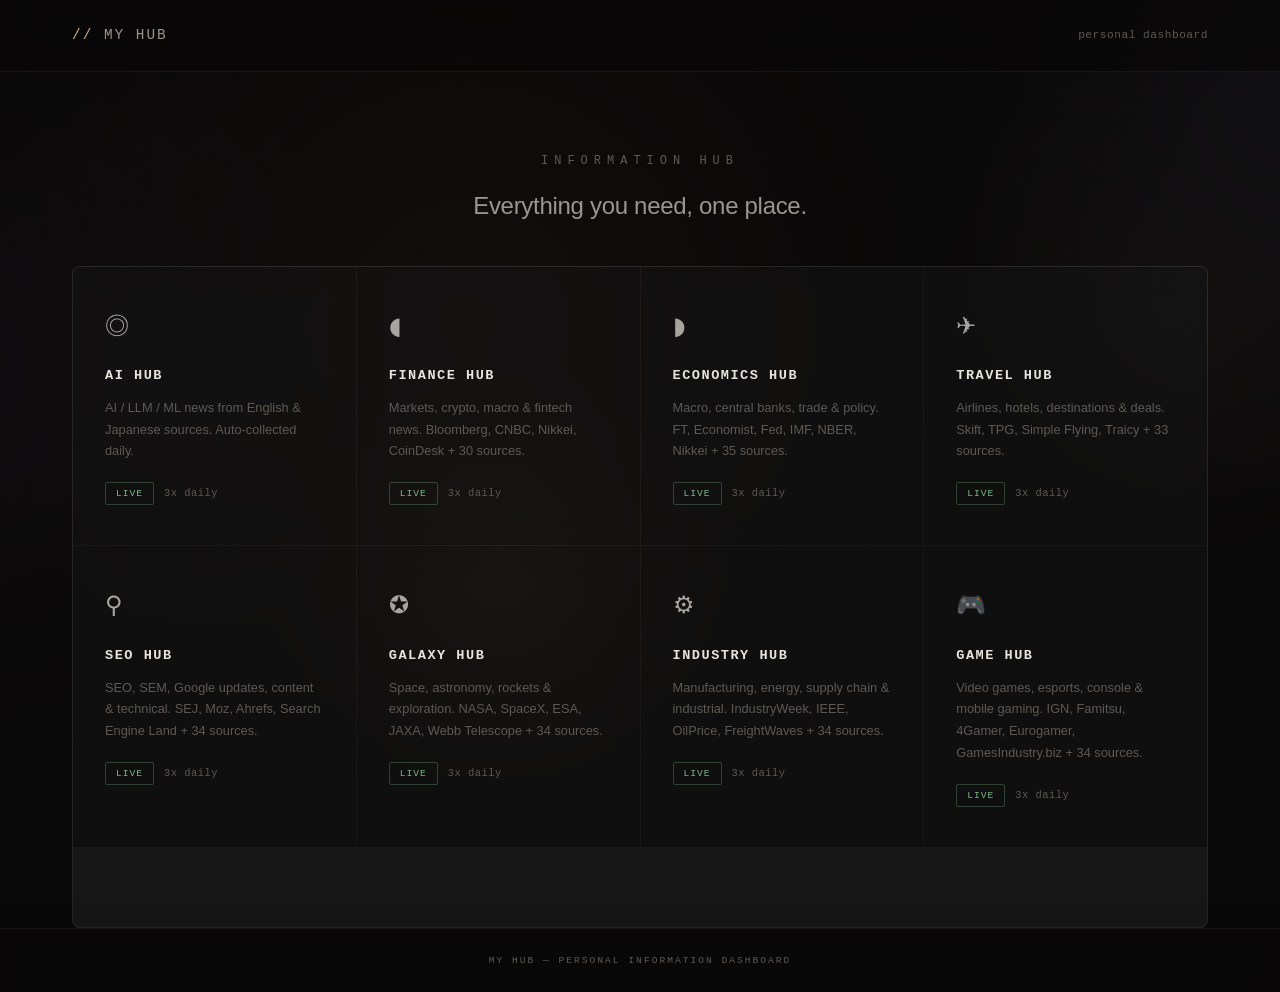
<file: index.html>
<!DOCTYPE html>
<html lang="ja">
<head>
  <meta charset="UTF-8">
  <meta name="viewport" content="width=device-width, initial-scale=1.0">
  <title>My Hub</title>
  <link rel="stylesheet" href="css/style.css">
</head>
<body>
  <header class="header">
    <div class="container">
      <div class="header-left">
        <div class="logo"><span>//</span> my hub</div>
      </div>
      <div class="header-right">
        <span class="update-time">personal dashboard</span>
      </div>
    </div>
  </header>

  <main class="container">
    <div class="hero">
      <div class="hero-title">Information Hub</div>
      <div class="hero-tagline">Everything you need, one place.</div>
    </div>

    <div class="hub-grid">
      <a href="ai/" class="hub-card">
        <div class="hub-card-icon">&#9678;</div>
        <h2 class="hub-card-title">AI Hub</h2>
        <p>AI / LLM / ML news from English &amp; Japanese sources. Auto-collected daily.</p>
        <div class="hub-card-status">
          <span class="badge badge-active">live</span>
          <span>3x daily</span>
        </div>
      </a>

      <a href="finance/" class="hub-card">
        <div class="hub-card-icon">&#9686;</div>
        <h2 class="hub-card-title">Finance Hub</h2>
        <p>Markets, crypto, macro &amp; fintech news. Bloomberg, CNBC, Nikkei, CoinDesk + 30 sources.</p>
        <div class="hub-card-status">
          <span class="badge badge-active">live</span>
          <span>3x daily</span>
        </div>
      </a>

      <a href="economics/" class="hub-card">
        <div class="hub-card-icon">&#9687;</div>
        <h2 class="hub-card-title">Economics Hub</h2>
        <p>Macro, central banks, trade &amp; policy. FT, Economist, Fed, IMF, NBER, Nikkei + 35 sources.</p>
        <div class="hub-card-status">
          <span class="badge badge-active">live</span>
          <span>3x daily</span>
        </div>
      </a>

      <a href="travel/" class="hub-card">
        <div class="hub-card-icon">&#9992;</div>
        <h2 class="hub-card-title">Travel Hub</h2>
        <p>Airlines, hotels, destinations &amp; deals. Skift, TPG, Simple Flying, Traicy + 33 sources.</p>
        <div class="hub-card-status">
          <span class="badge badge-active">live</span>
          <span>3x daily</span>
        </div>
      </a>

      <a href="seo/" class="hub-card">
        <div class="hub-card-icon">&#9906;</div>
        <h2 class="hub-card-title">SEO Hub</h2>
        <p>SEO, SEM, Google updates, content &amp; technical. SEJ, Moz, Ahrefs, Search Engine Land + 34 sources.</p>
        <div class="hub-card-status">
          <span class="badge badge-active">live</span>
          <span>3x daily</span>
        </div>
      </a>

      <a href="galaxy/" class="hub-card">
        <div class="hub-card-icon">&#10026;</div>
        <h2 class="hub-card-title">Galaxy Hub</h2>
        <p>Space, astronomy, rockets &amp; exploration. NASA, SpaceX, ESA, JAXA, Webb Telescope + 34 sources.</p>
        <div class="hub-card-status">
          <span class="badge badge-active">live</span>
          <span>3x daily</span>
        </div>
      </a>

      <a href="industry/" class="hub-card">
        <div class="hub-card-icon">&#9881;</div>
        <h2 class="hub-card-title">Industry Hub</h2>
        <p>Manufacturing, energy, supply chain &amp; industrial. IndustryWeek, IEEE, OilPrice, FreightWaves + 34 sources.</p>
        <div class="hub-card-status">
          <span class="badge badge-active">live</span>
          <span>3x daily</span>
        </div>
      </a>

      <a href="game/" class="hub-card">
        <div class="hub-card-icon">&#127918;</div>
        <h2 class="hub-card-title">Game Hub</h2>
        <p>Video games, esports, console &amp; mobile gaming. IGN, Famitsu, 4Gamer, Eurogamer, GamesIndustry.biz + 34 sources.</p>
        <div class="hub-card-status">
          <span class="badge badge-active">live</span>
          <span>3x daily</span>
        </div>
      </a>
    </div>
  </main>

  <footer class="footer">
    <div class="container">my hub &mdash; personal information dashboard</div>
  </footer>

  <script src="js/dust.js"></script>
</body>
</html>
</file>
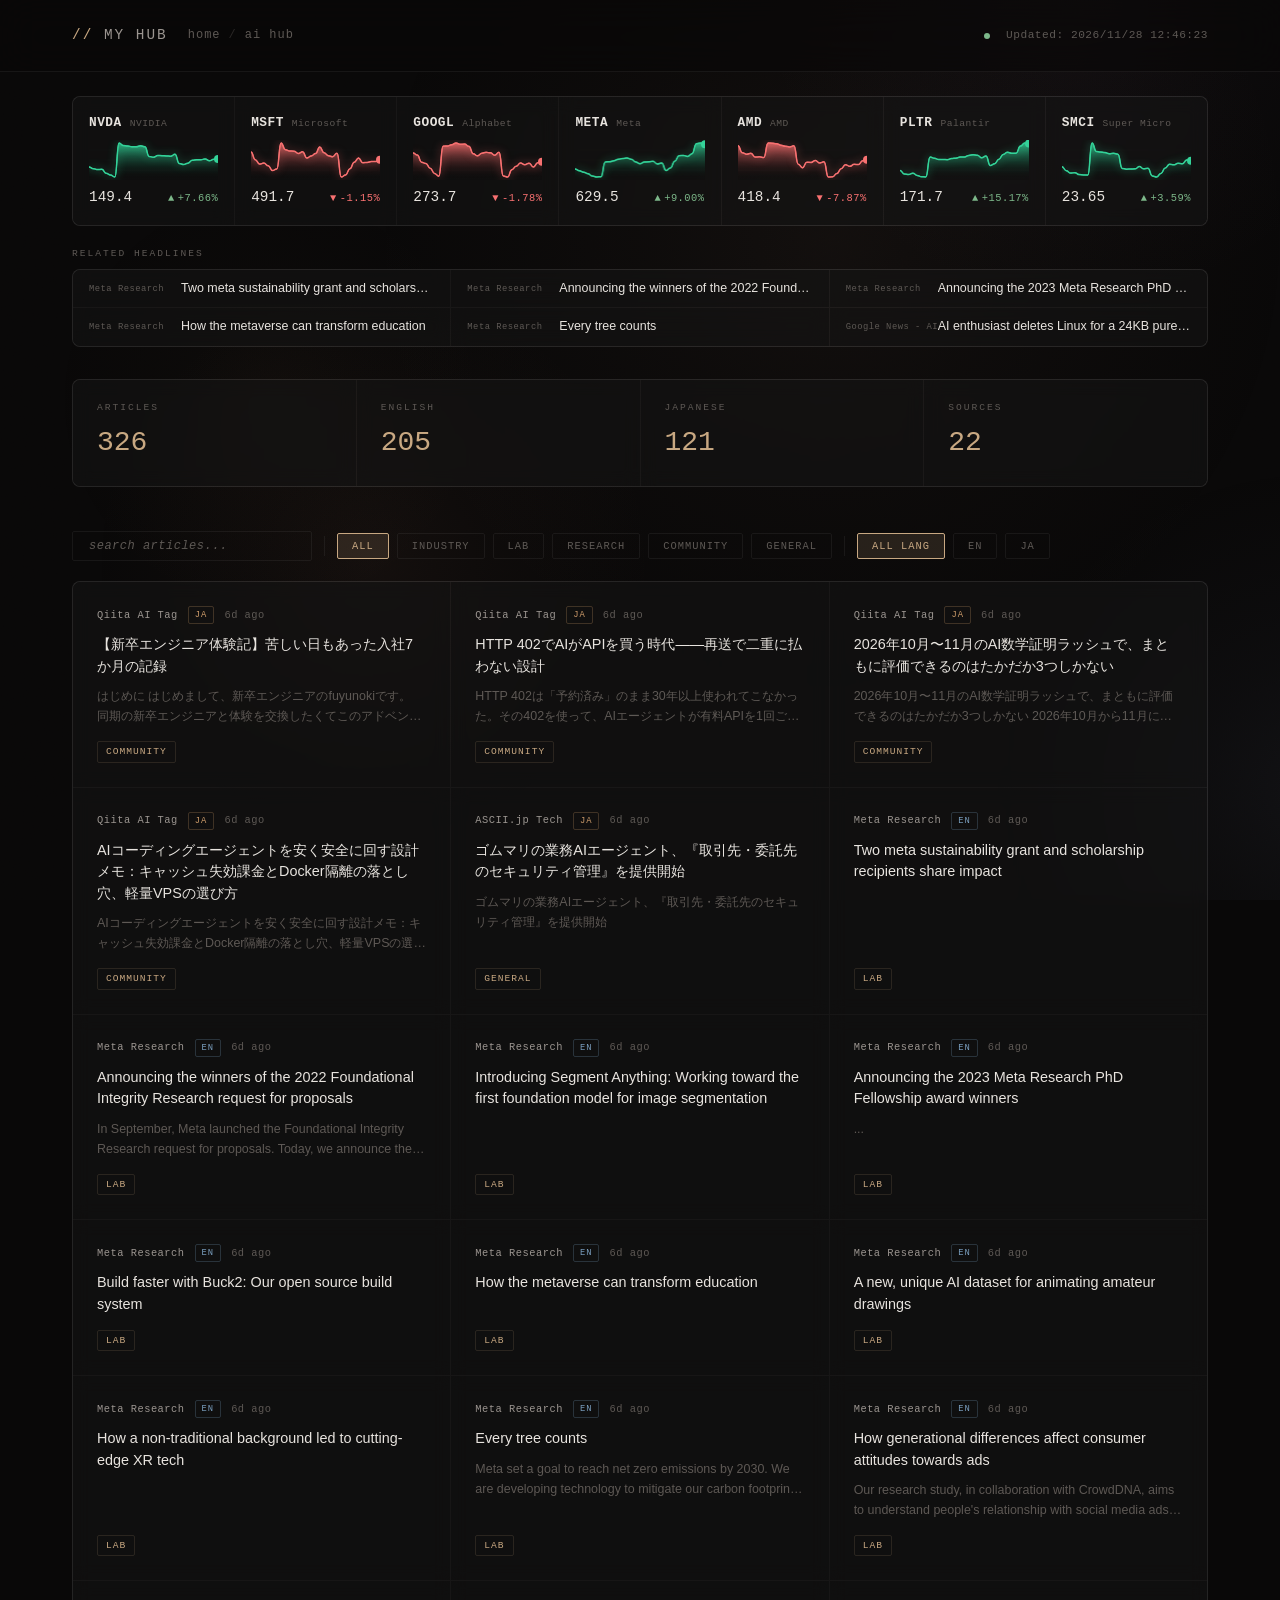
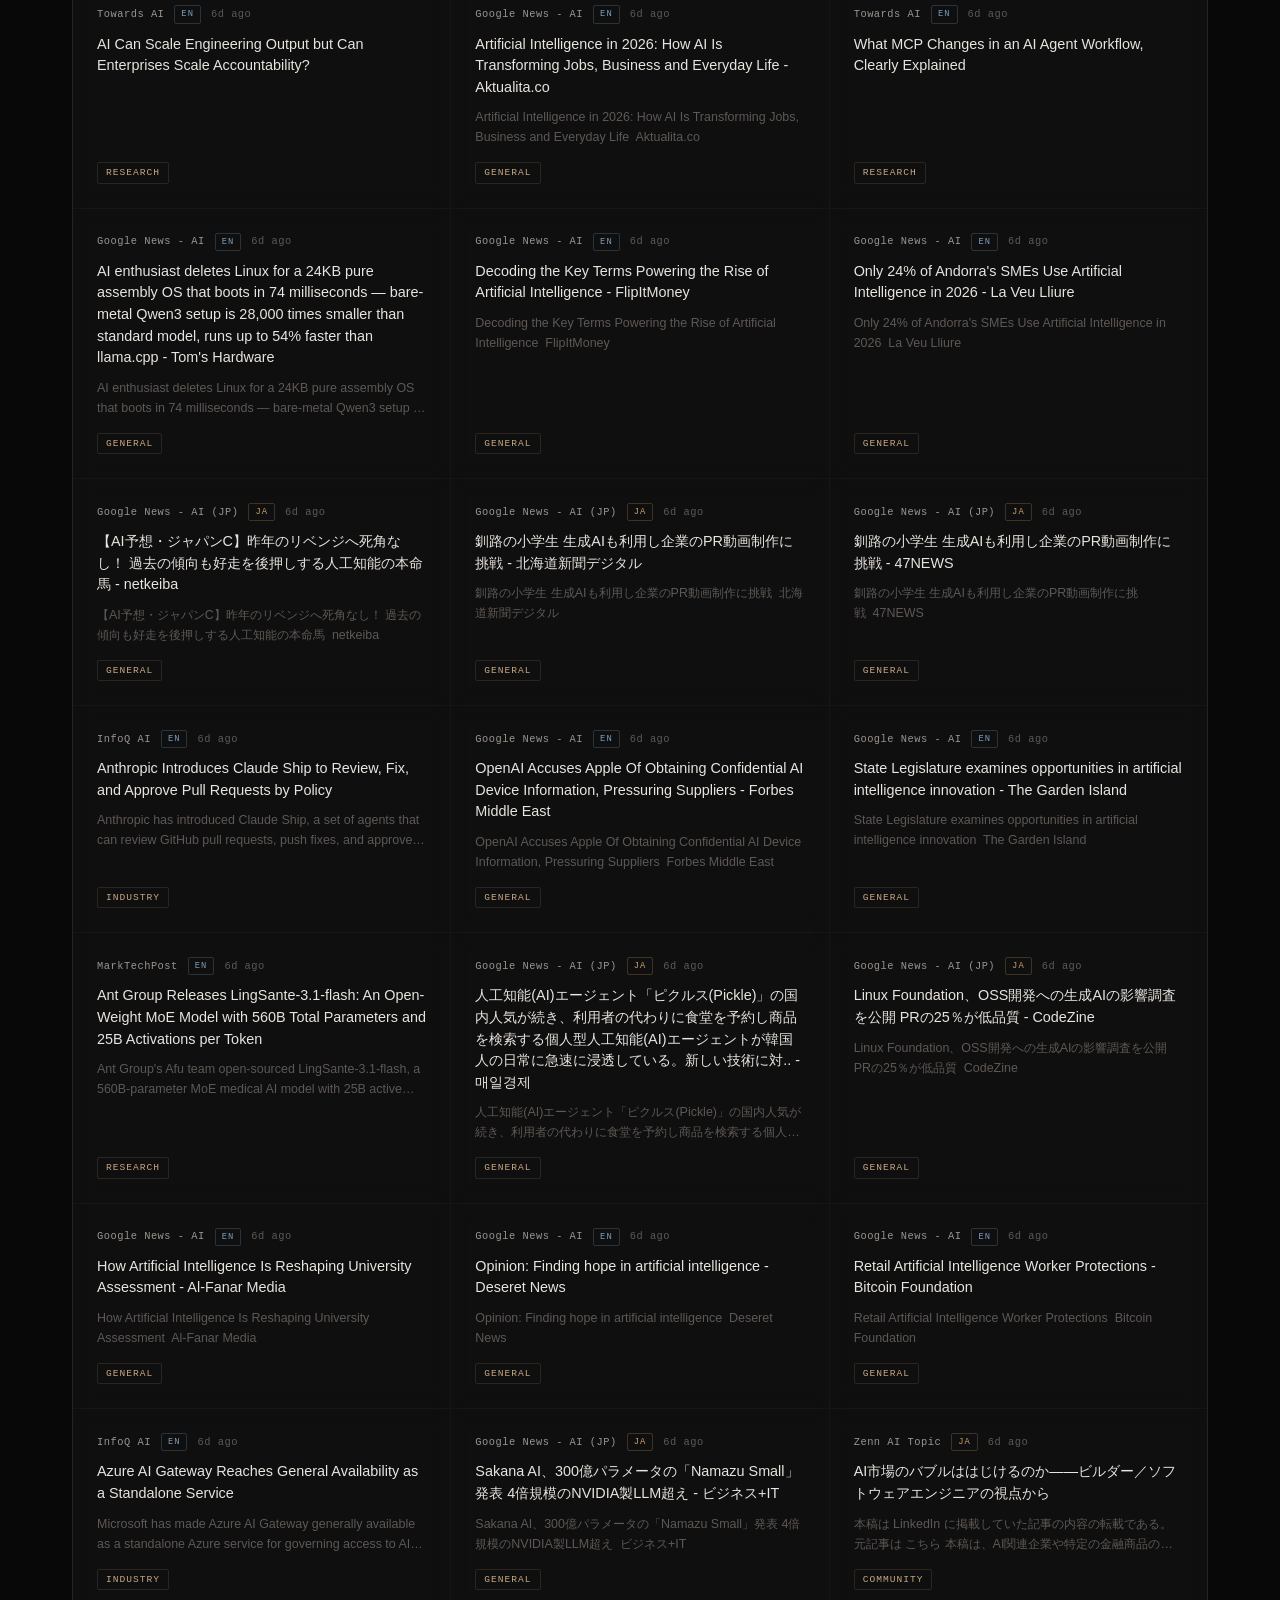
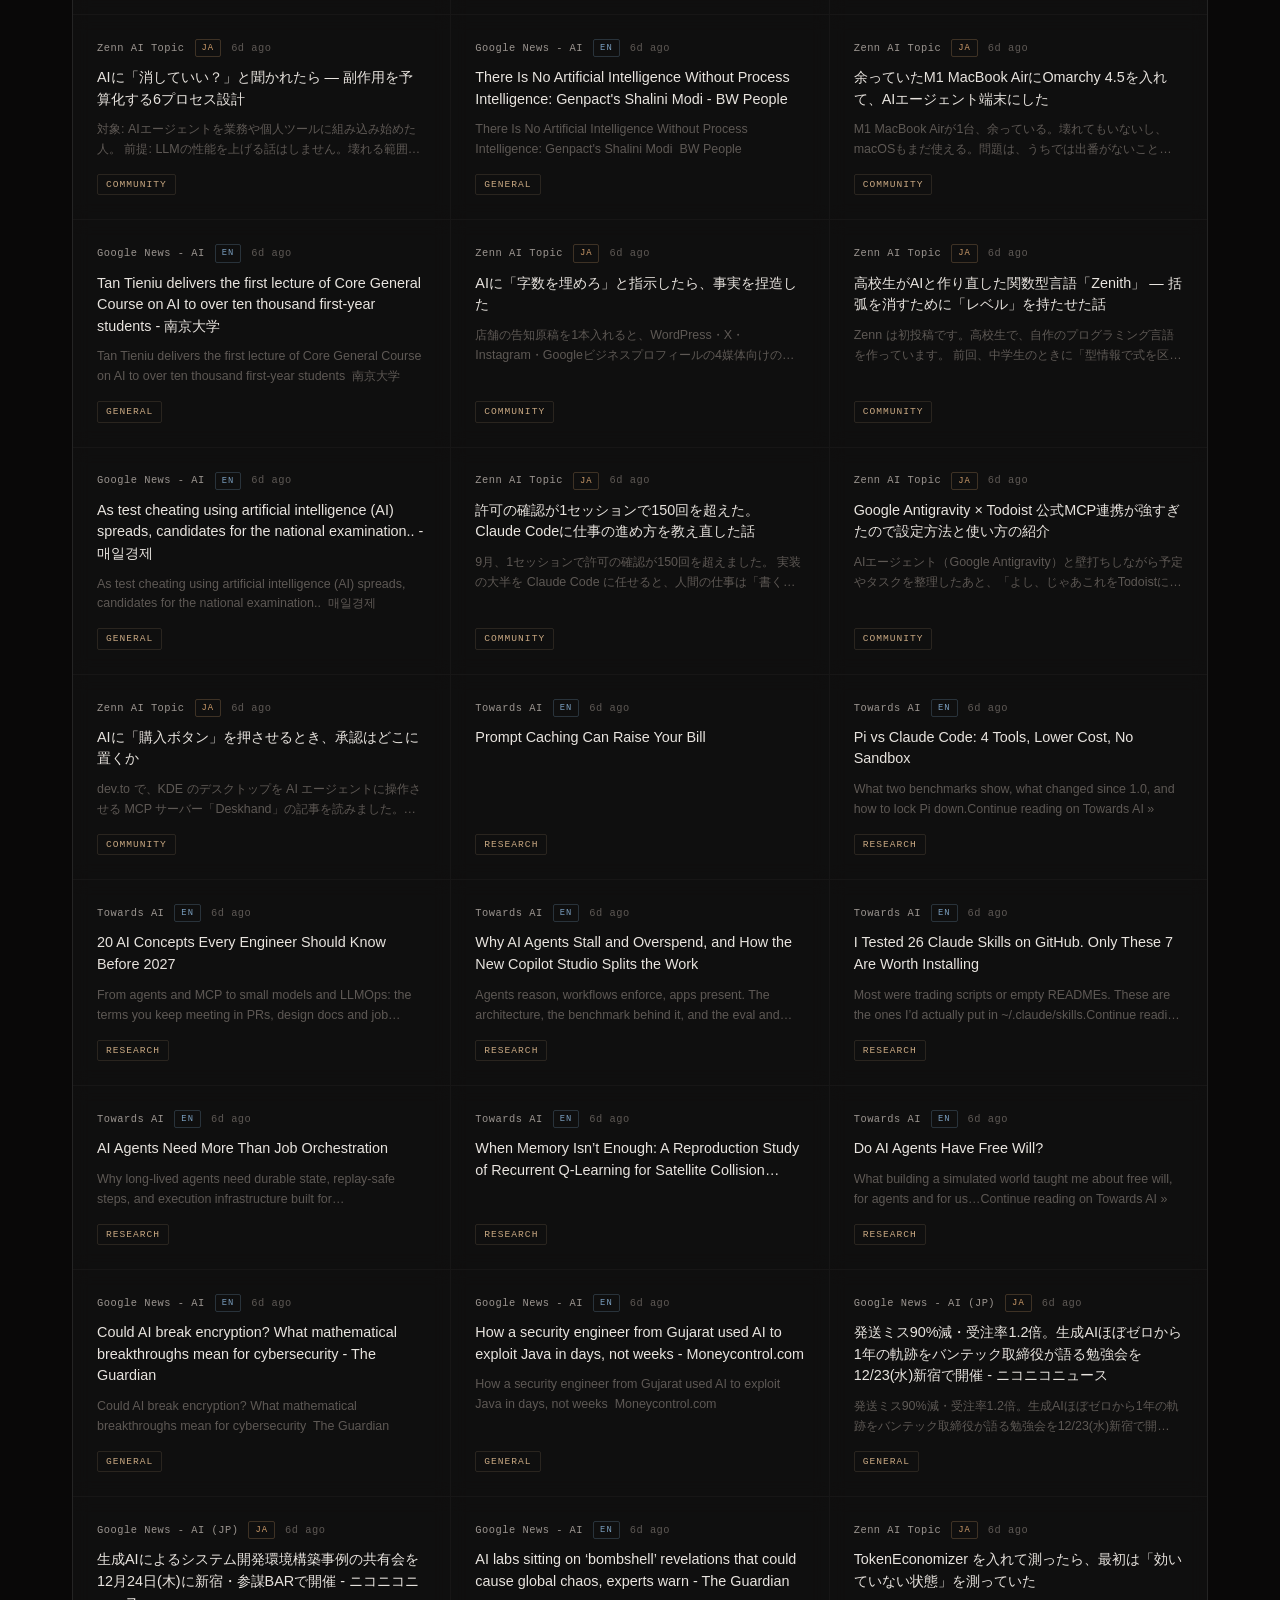
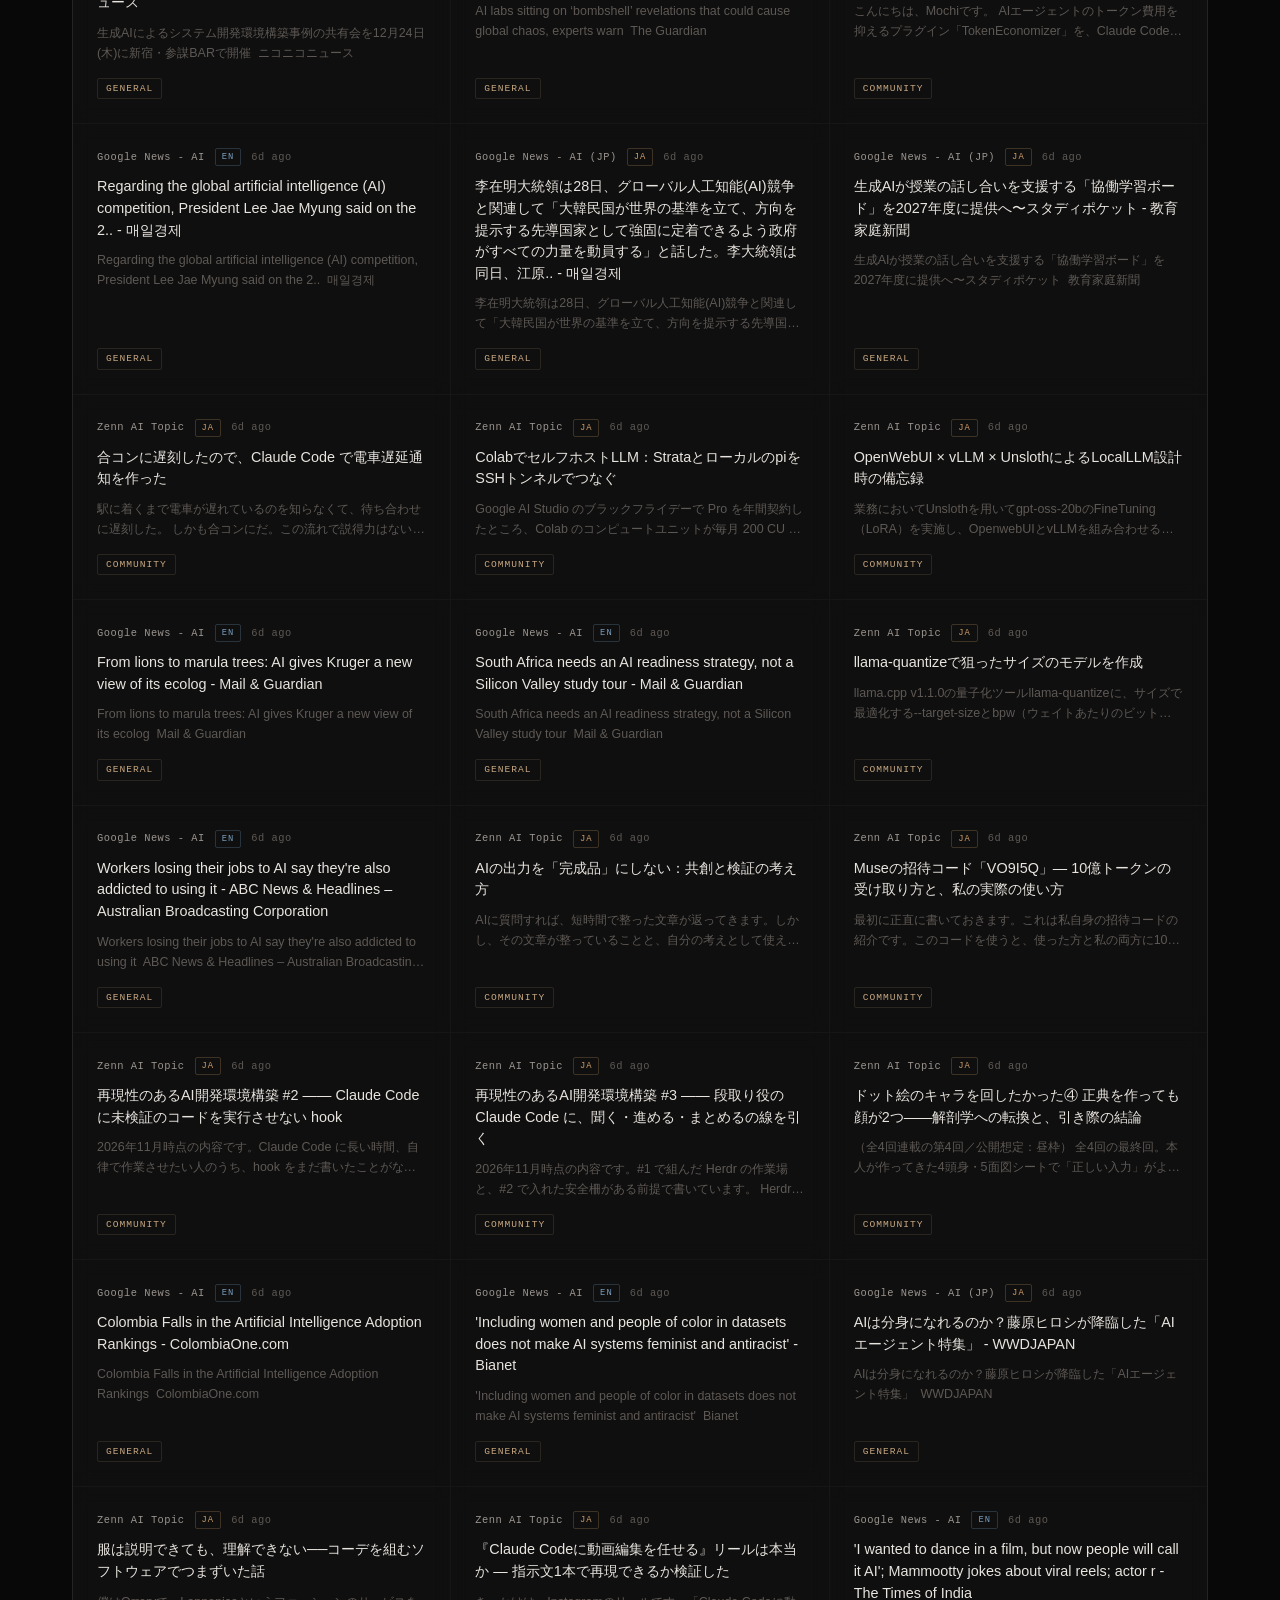
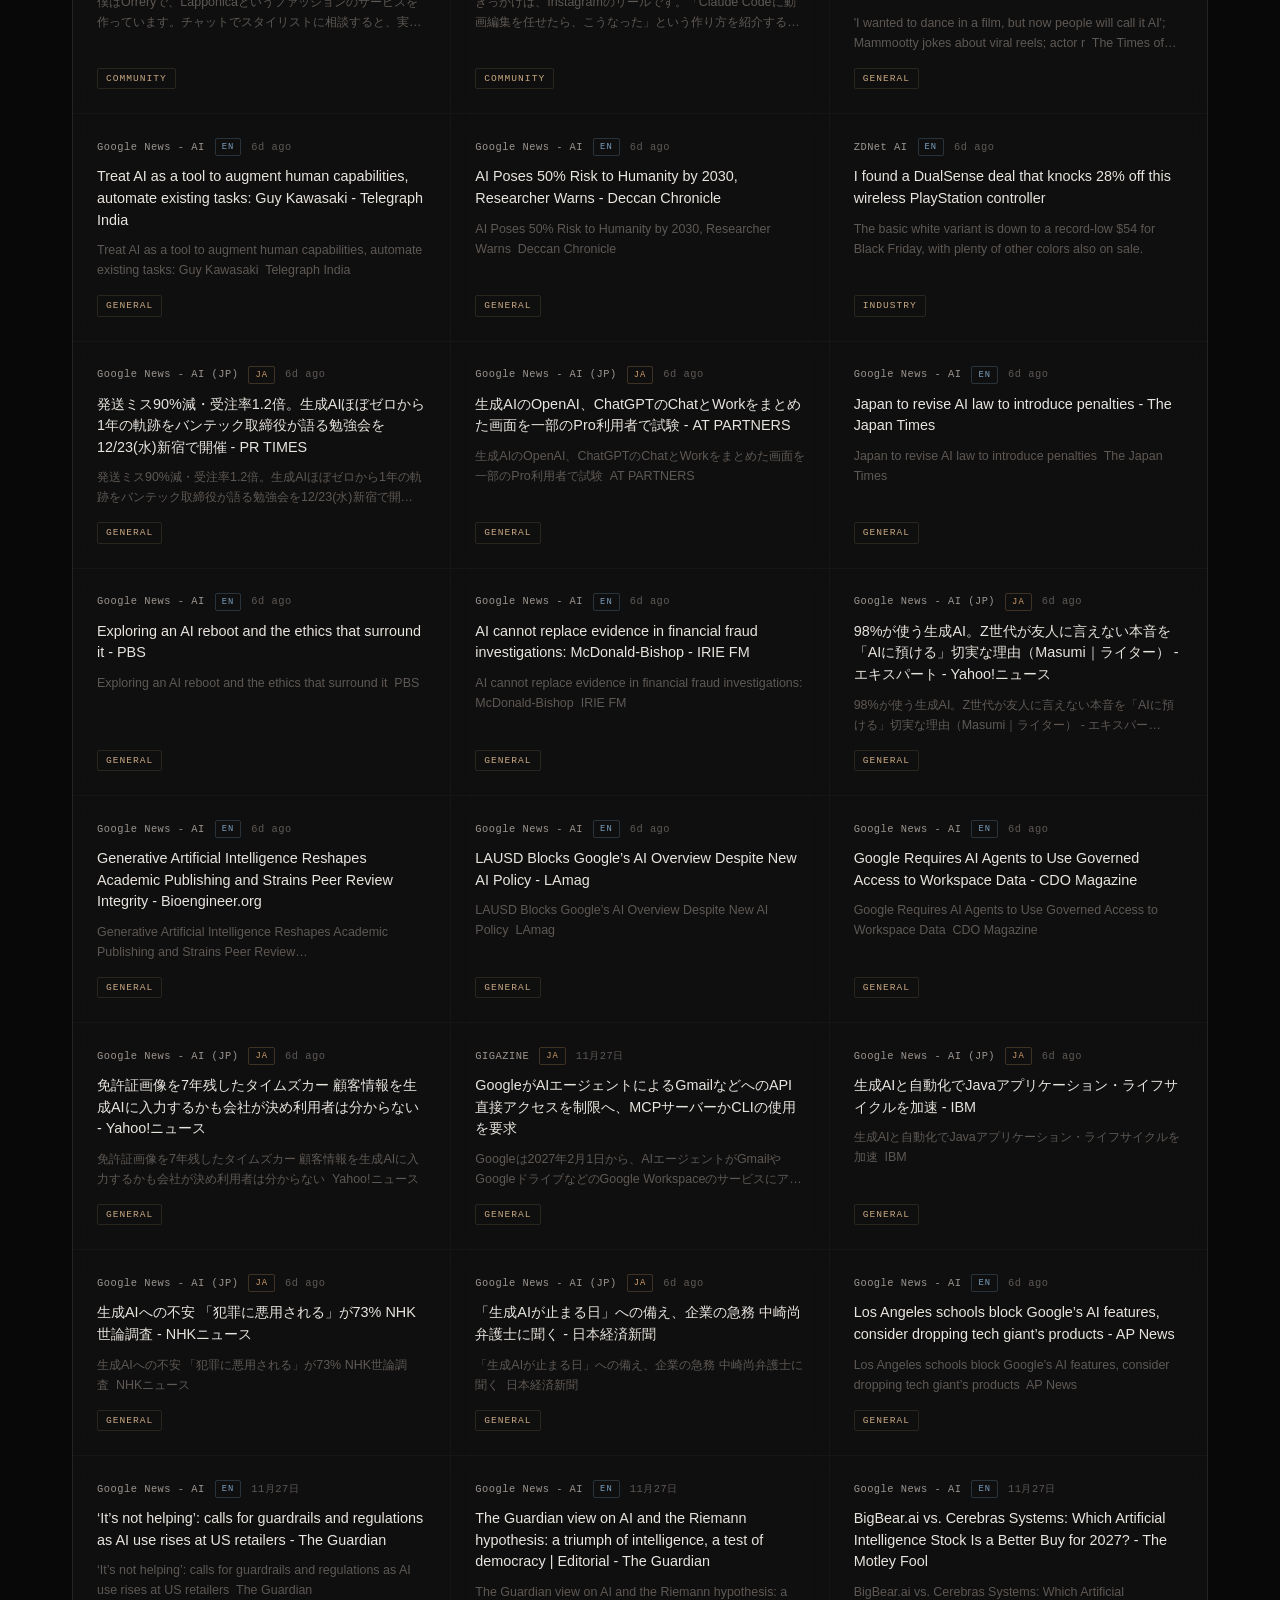
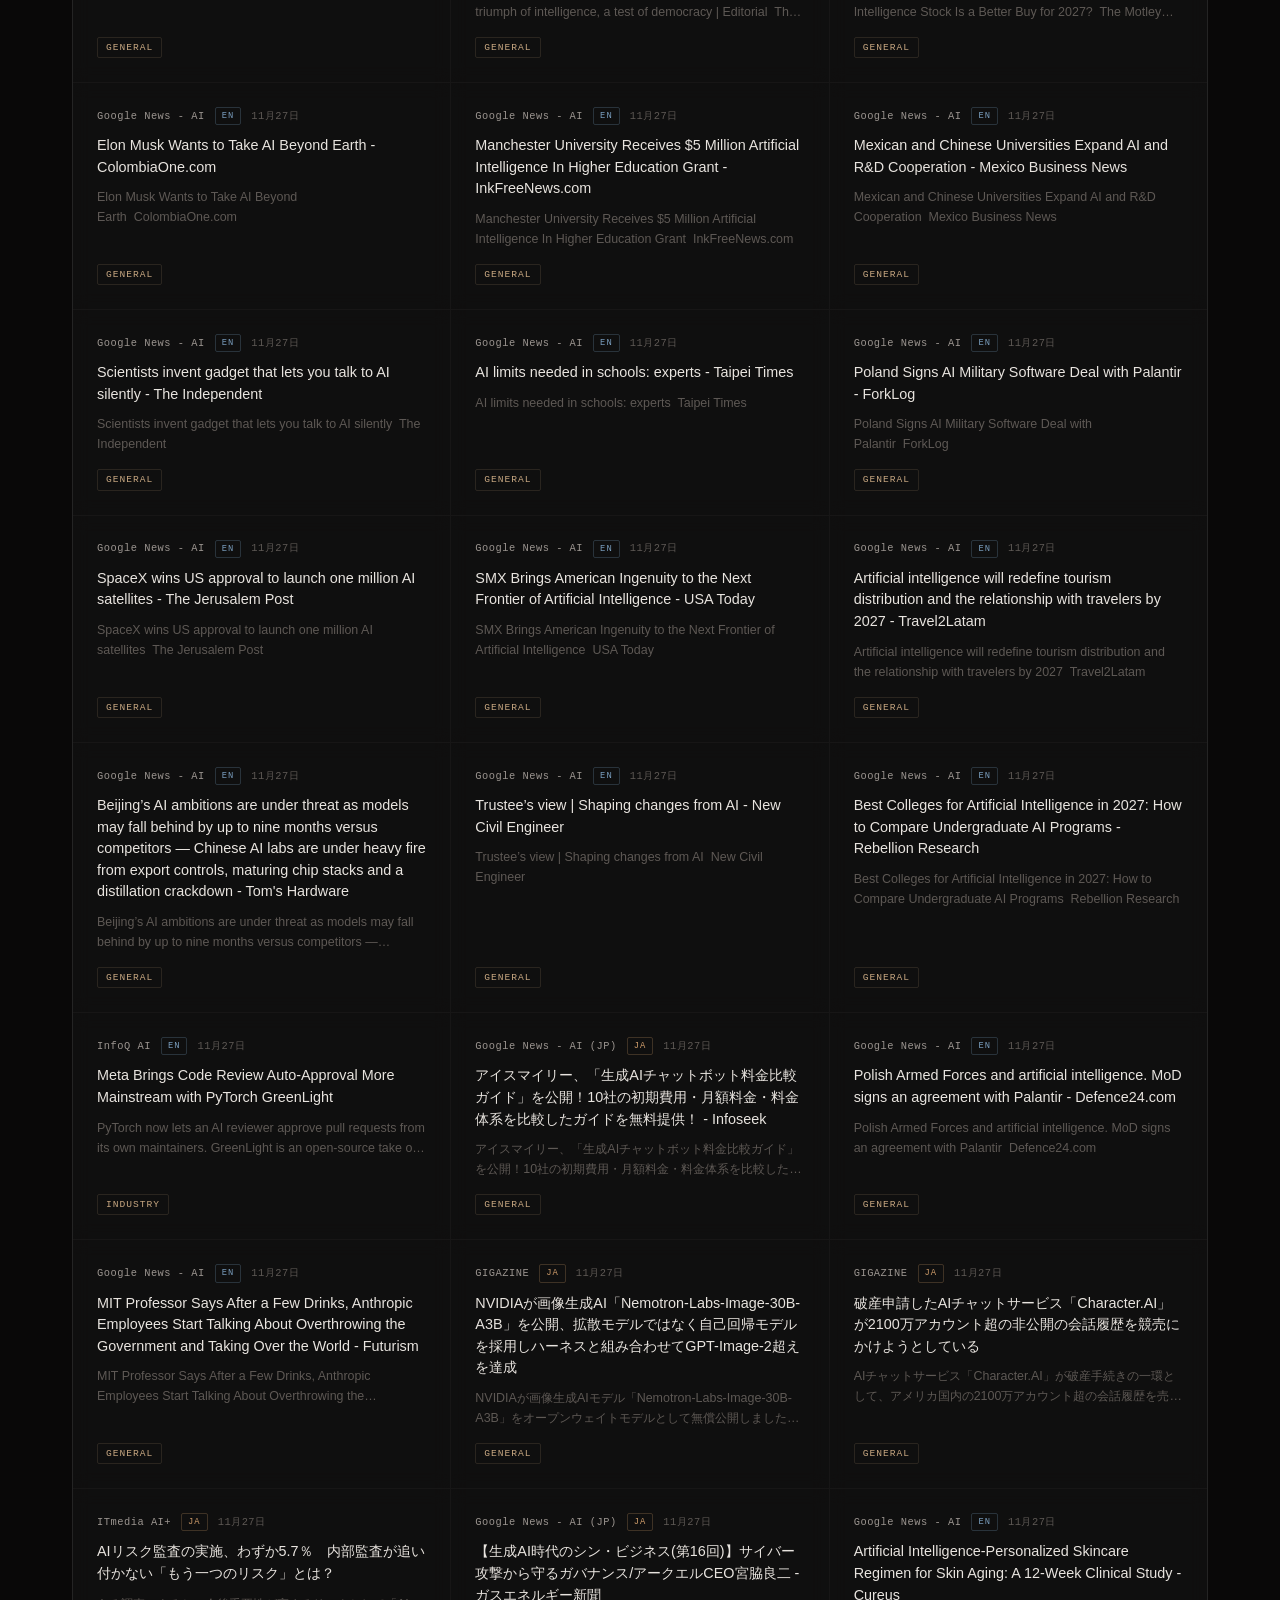
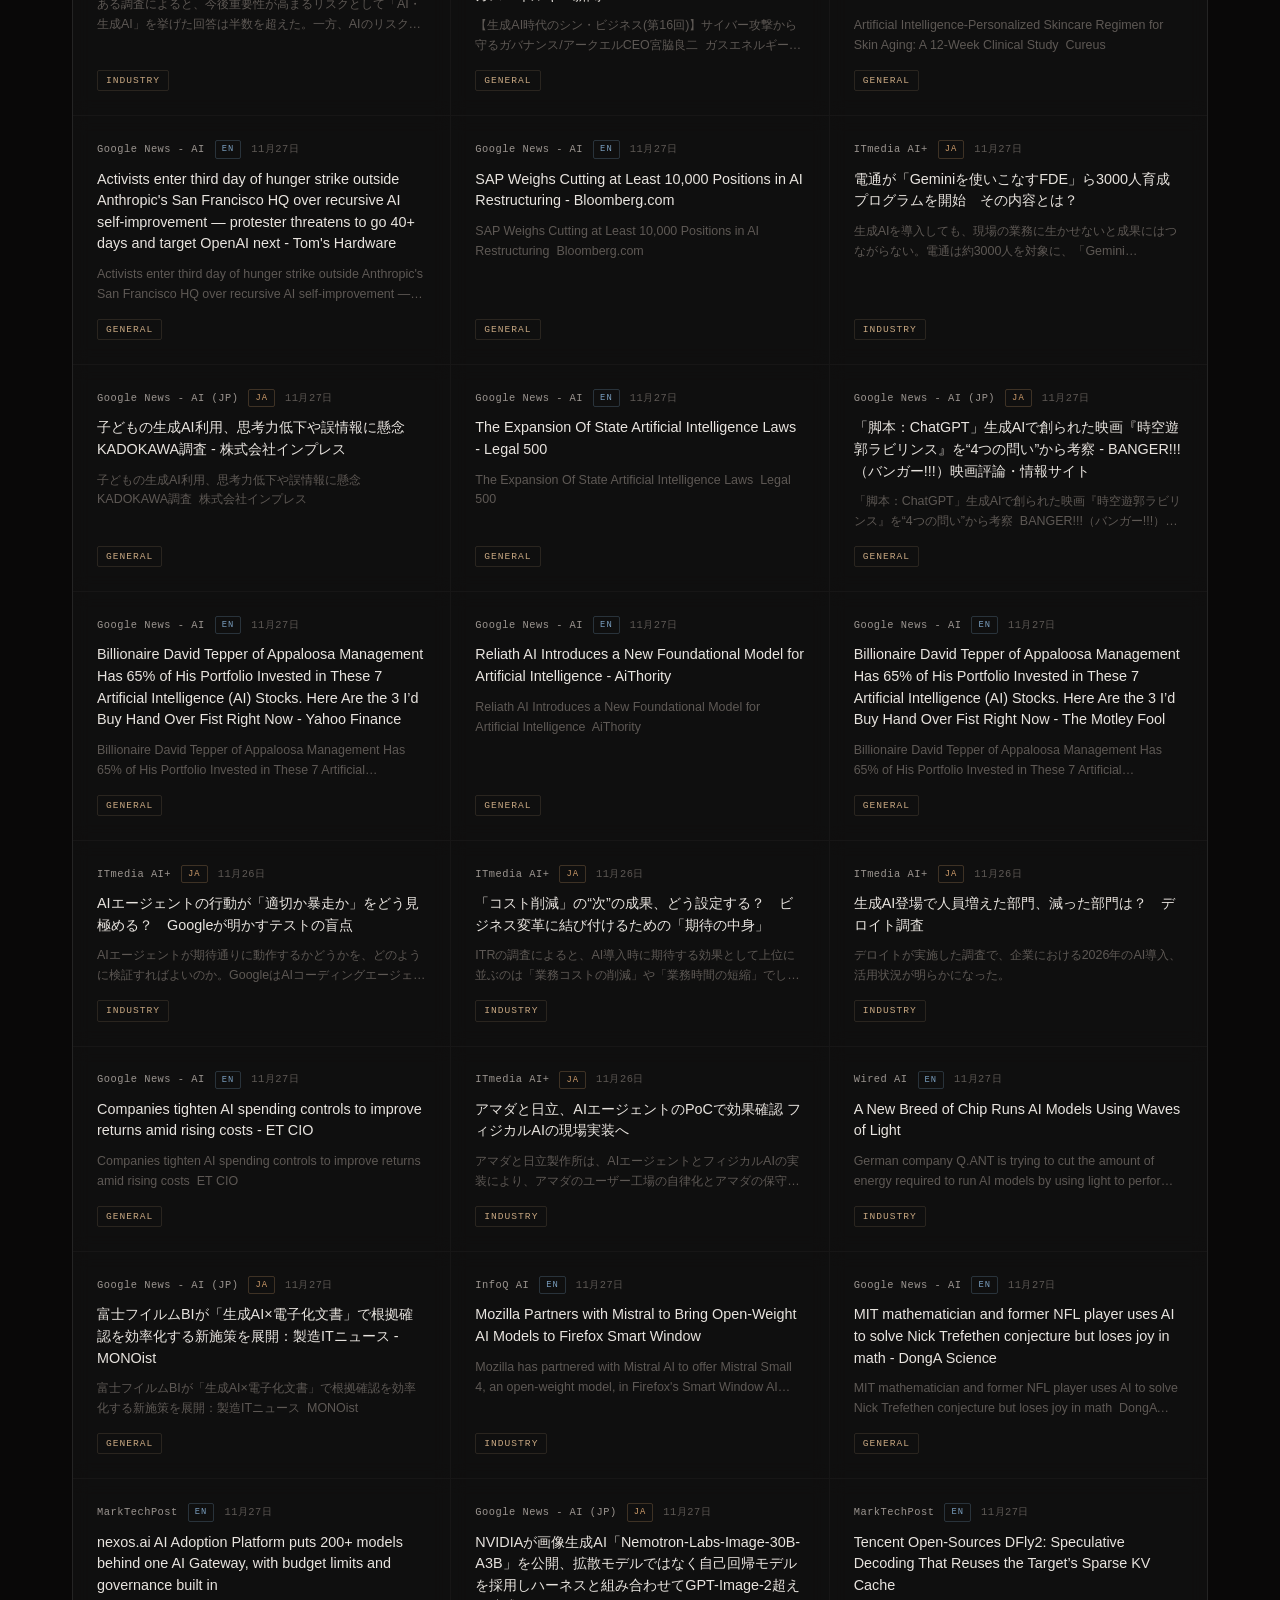
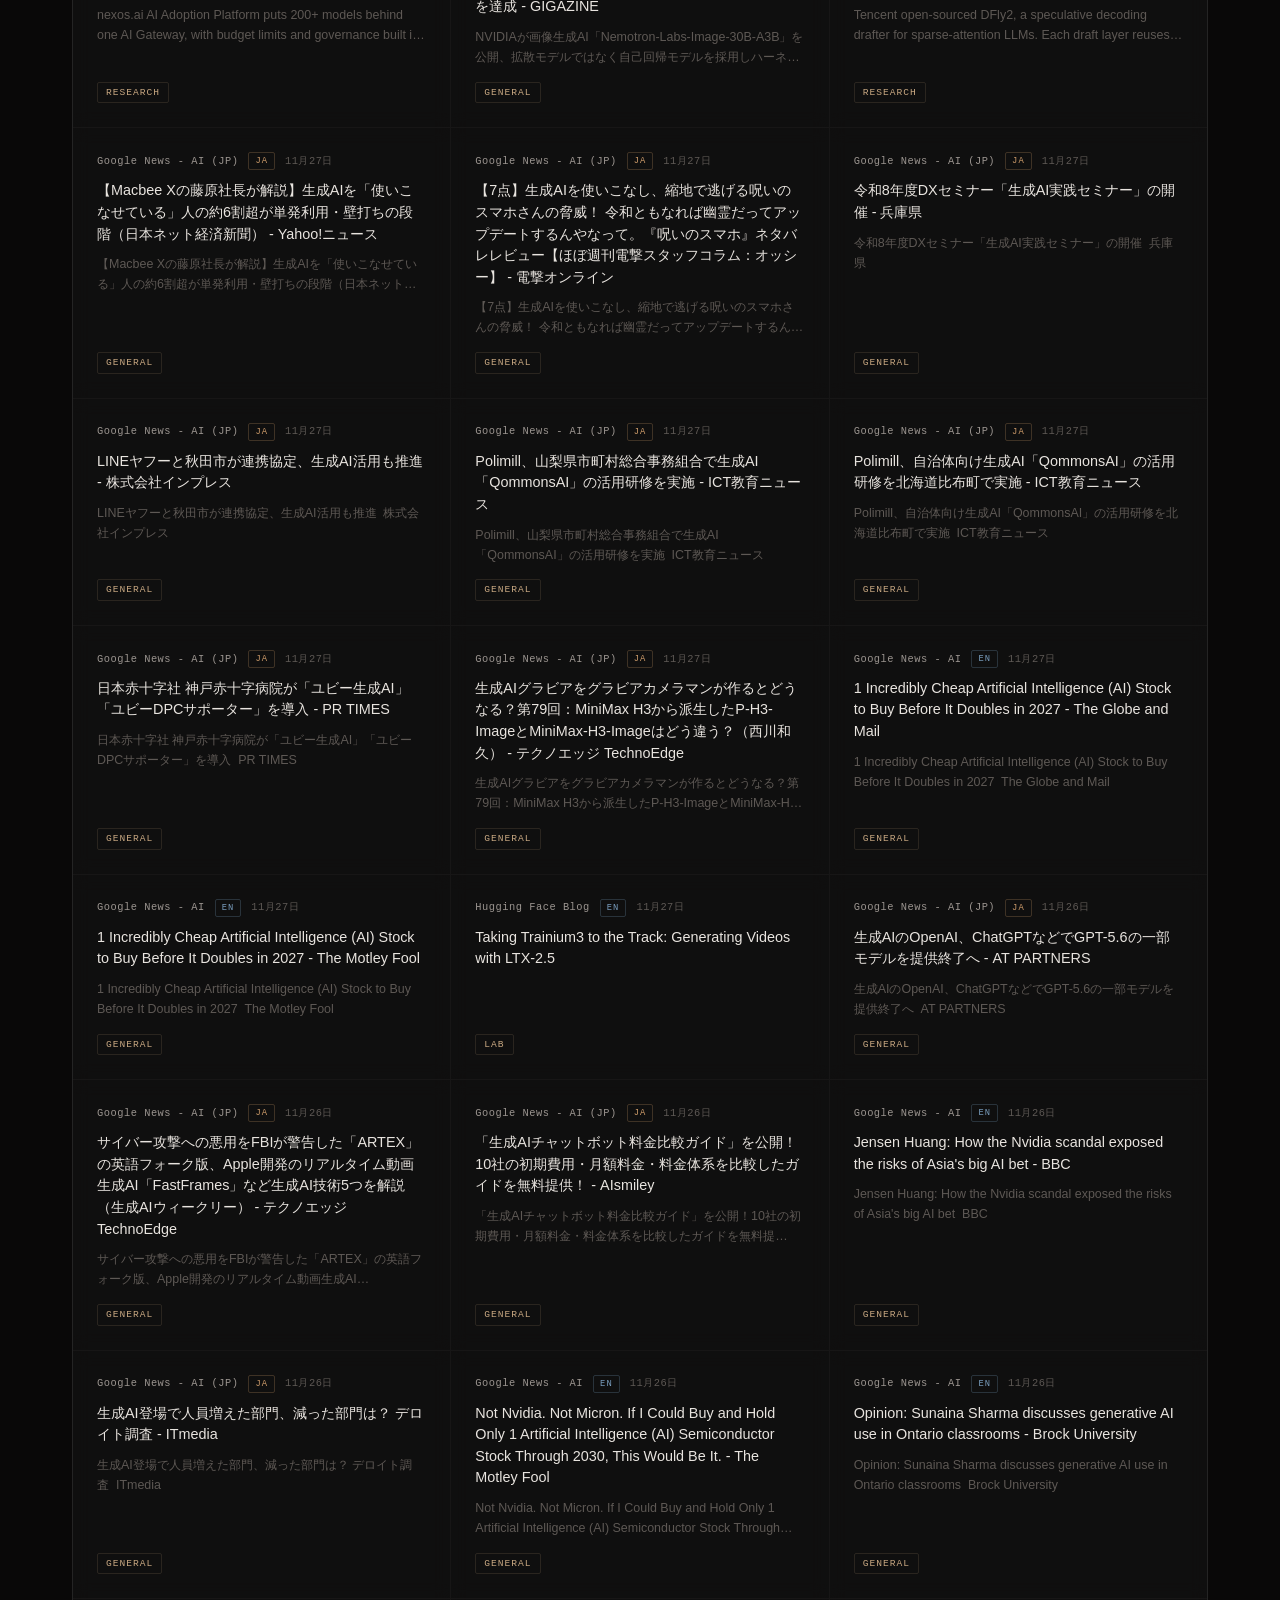
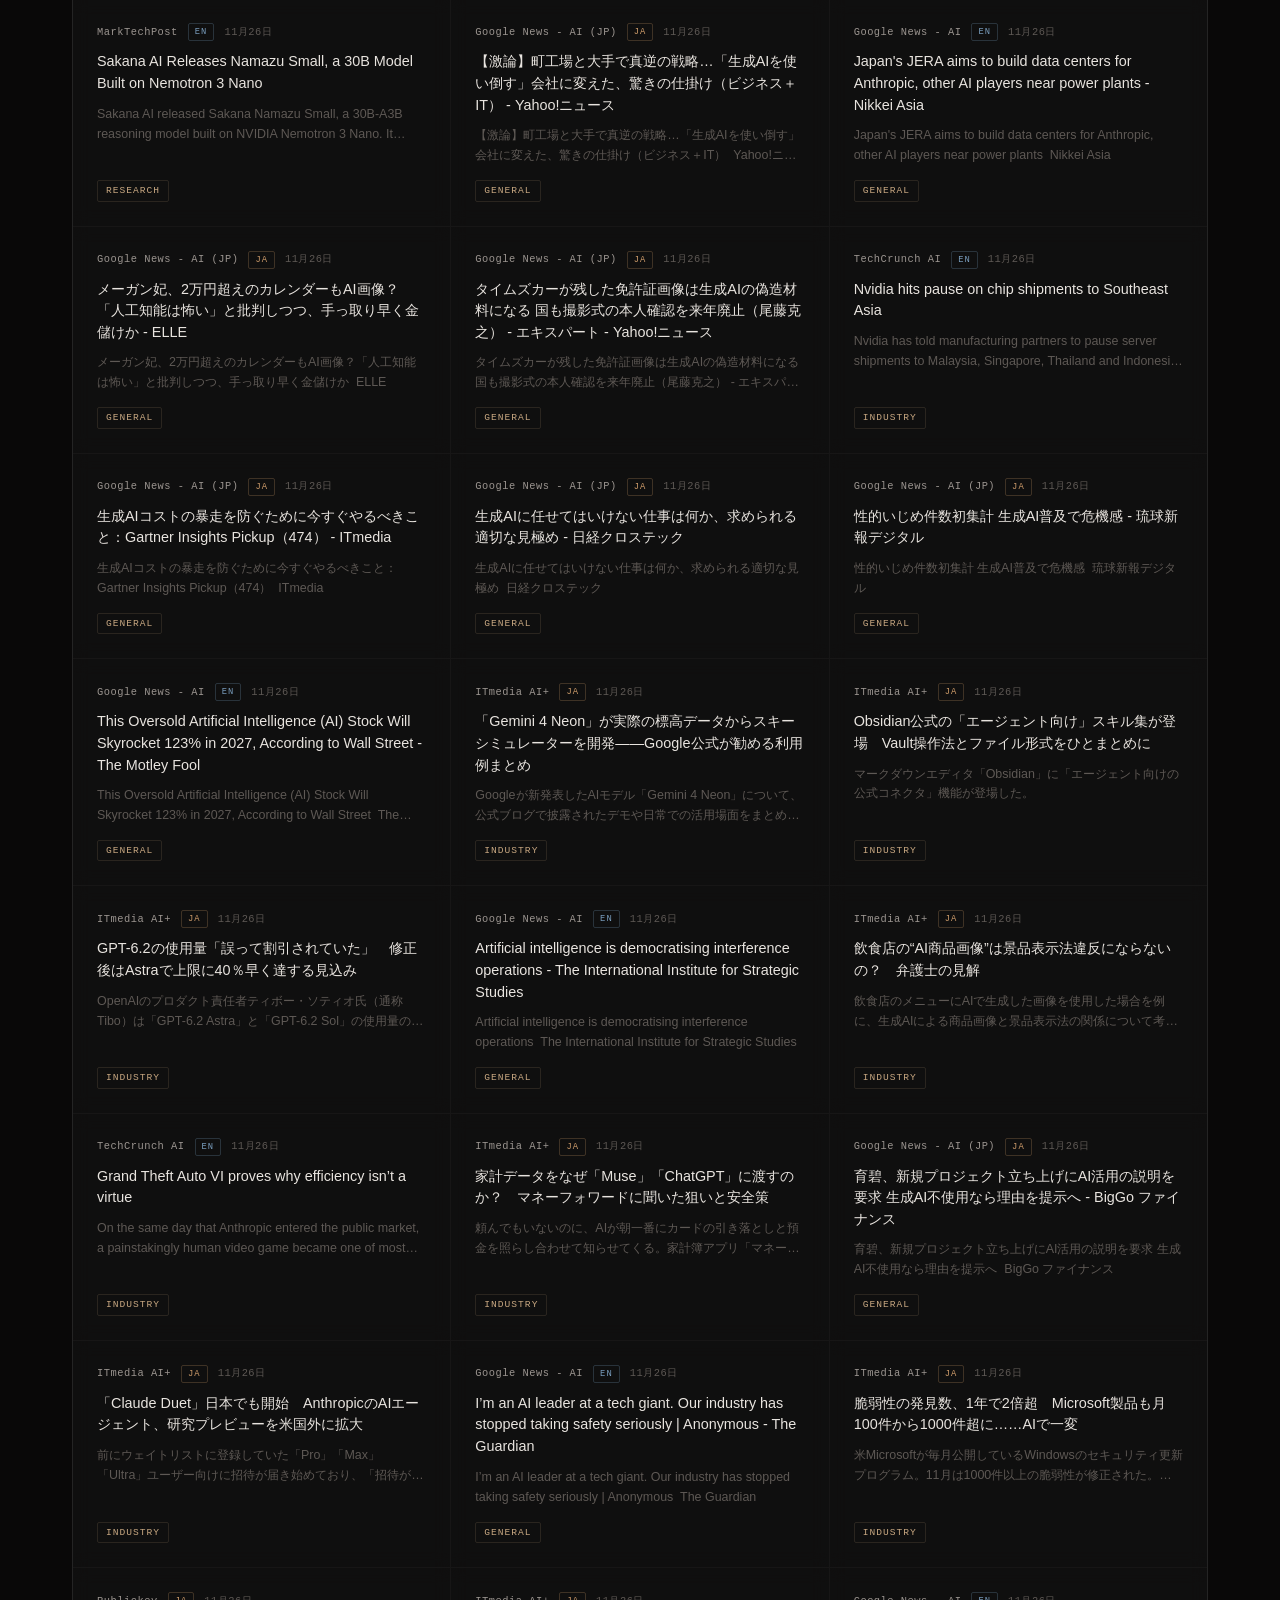
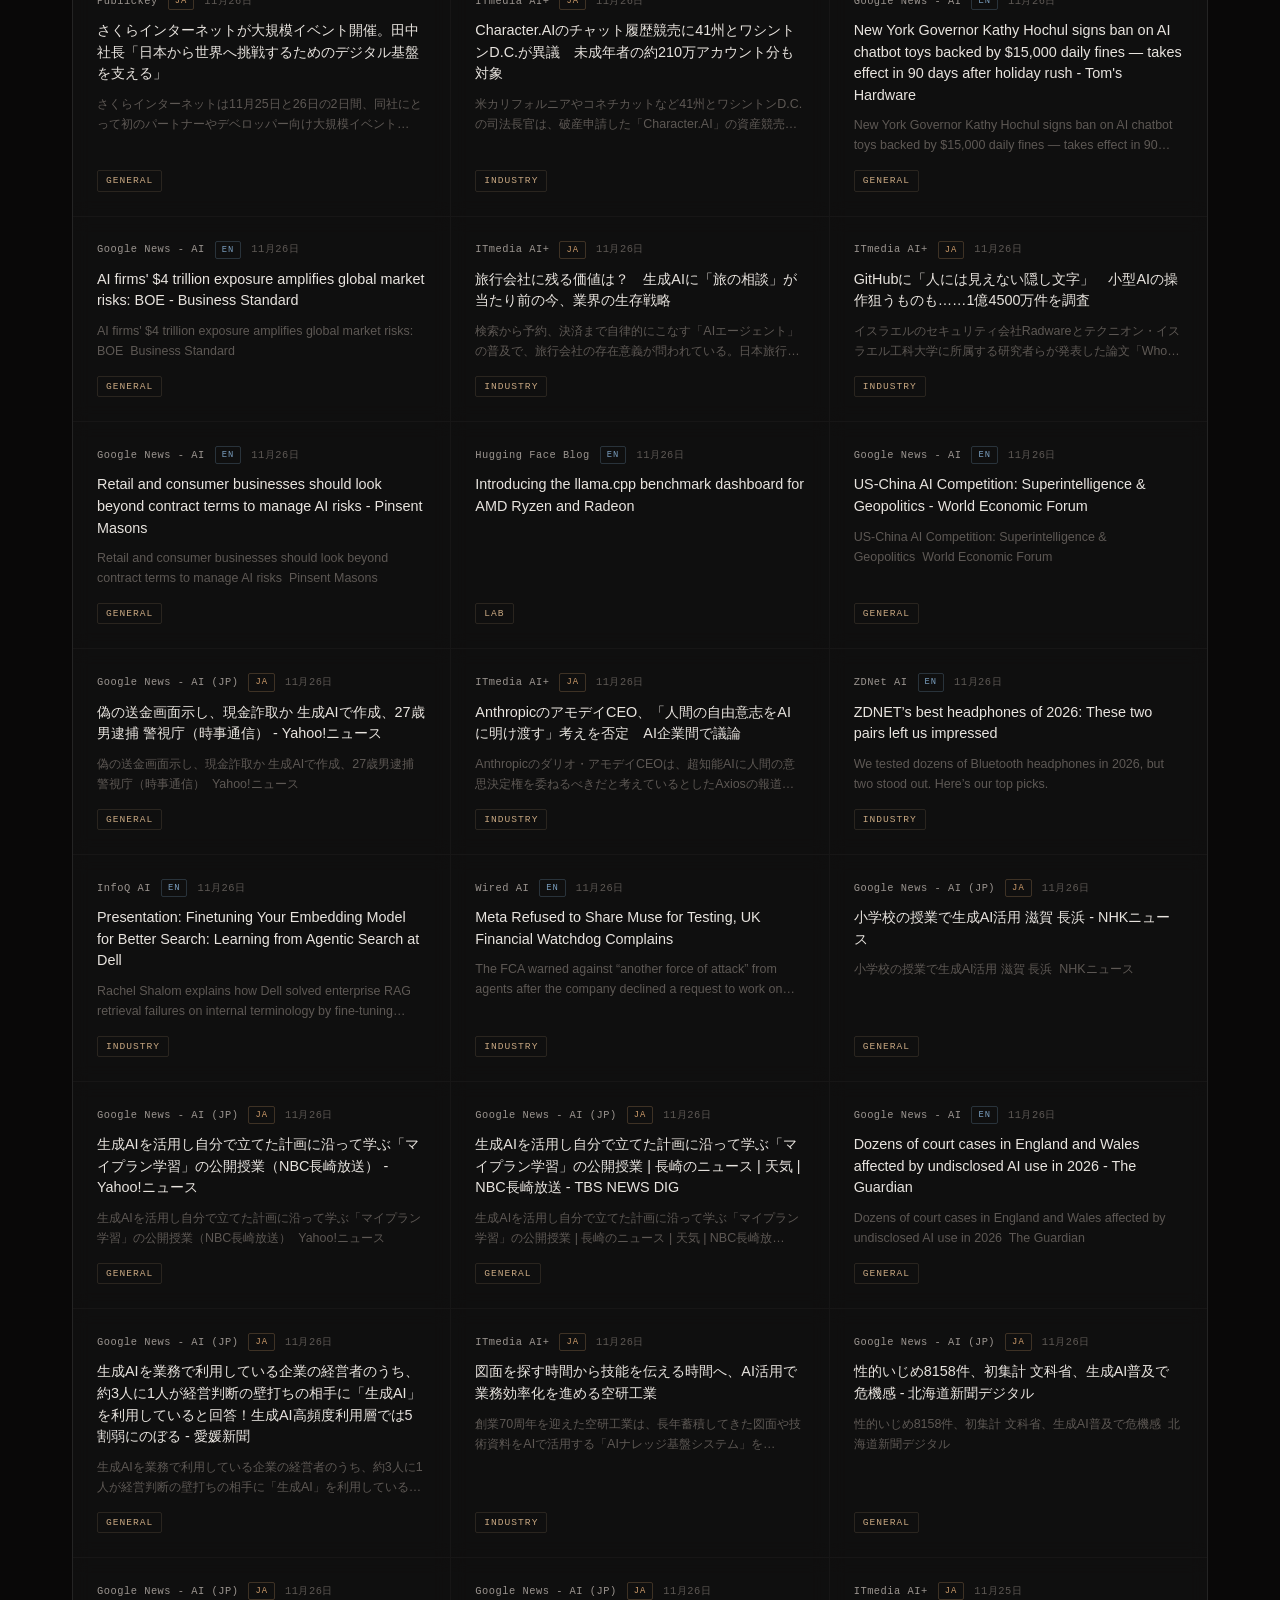
<file: ai/index.html>
<!DOCTYPE html>
<html lang="ja">
<head>
  <meta charset="UTF-8">
  <meta name="viewport" content="width=device-width, initial-scale=1.0">
  <title>AI Hub — My Hub</title>
  <link rel="stylesheet" href="../css/style.css">
</head>
<body>
  <header class="header">
    <div class="container">
      <div class="header-left">
        <div class="logo"><span>//</span> my hub</div>
        <nav class="breadcrumb">
          <a href="../">home</a>
          <span class="sep">/</span>
          <span>ai hub</span>
        </nav>
      </div>
      <div class="header-right">
        <span class="status-dot"></span>
        <span class="update-time" id="update-time">loading...</span>
      </div>
    </div>
  </header>

  <main class="container">
    <!-- Stock Tickers -->
    <div class="ticker-section">
      <div class="ticker-scroll" id="stock-tickers"></div>
    </div>
    <div class="headlines-section" id="stock-headlines"></div>

    <!-- Stats -->
    <div class="stats-bar">
      <div class="stat-card">
        <div class="stat-label">Articles</div>
        <div class="stat-value" id="stat-total">—</div>
      </div>
      <div class="stat-card">
        <div class="stat-label">English</div>
        <div class="stat-value" id="stat-en">—</div>
      </div>
      <div class="stat-card">
        <div class="stat-label">Japanese</div>
        <div class="stat-value" id="stat-ja">—</div>
      </div>
      <div class="stat-card">
        <div class="stat-label">Sources</div>
        <div class="stat-value" id="stat-sources">—</div>
      </div>
    </div>

    <!-- Controls -->
    <div class="controls">
      <input type="text" class="search-box" id="search-box" placeholder="search articles...">

      <div class="filter-divider"></div>

      <button class="filter-btn active" data-category="all">all</button>
      <button class="filter-btn" data-category="Industry">industry</button>
      <button class="filter-btn" data-category="Lab">lab</button>
      <button class="filter-btn" data-category="Research">research</button>
      <button class="filter-btn" data-category="Community">community</button>
      <button class="filter-btn" data-category="General">general</button>

      <div class="filter-divider"></div>

      <button class="filter-btn active" data-lang="all">all lang</button>
      <button class="filter-btn" data-lang="en">en</button>
      <button class="filter-btn" data-lang="ja">ja</button>
    </div>

    <!-- News Grid -->
    <div class="news-grid" id="news-grid">
      <div class="loading" style="grid-column: 1 / -1;">
        <div class="loading-spinner"></div>
        <p>loading ai news...</p>
      </div>
    </div>
  </main>

  <footer class="footer">
    <div class="container">ai hub &mdash; auto-updated 3x daily</div>
  </footer>

  <script src="../js/dust.js"></script>
  <script src="../js/stock-ticker.js"></script>
  <script src="../js/ai-hub.js"></script>
  <script>initStockTicker('ai');</script>
</body>
</html>
</file>
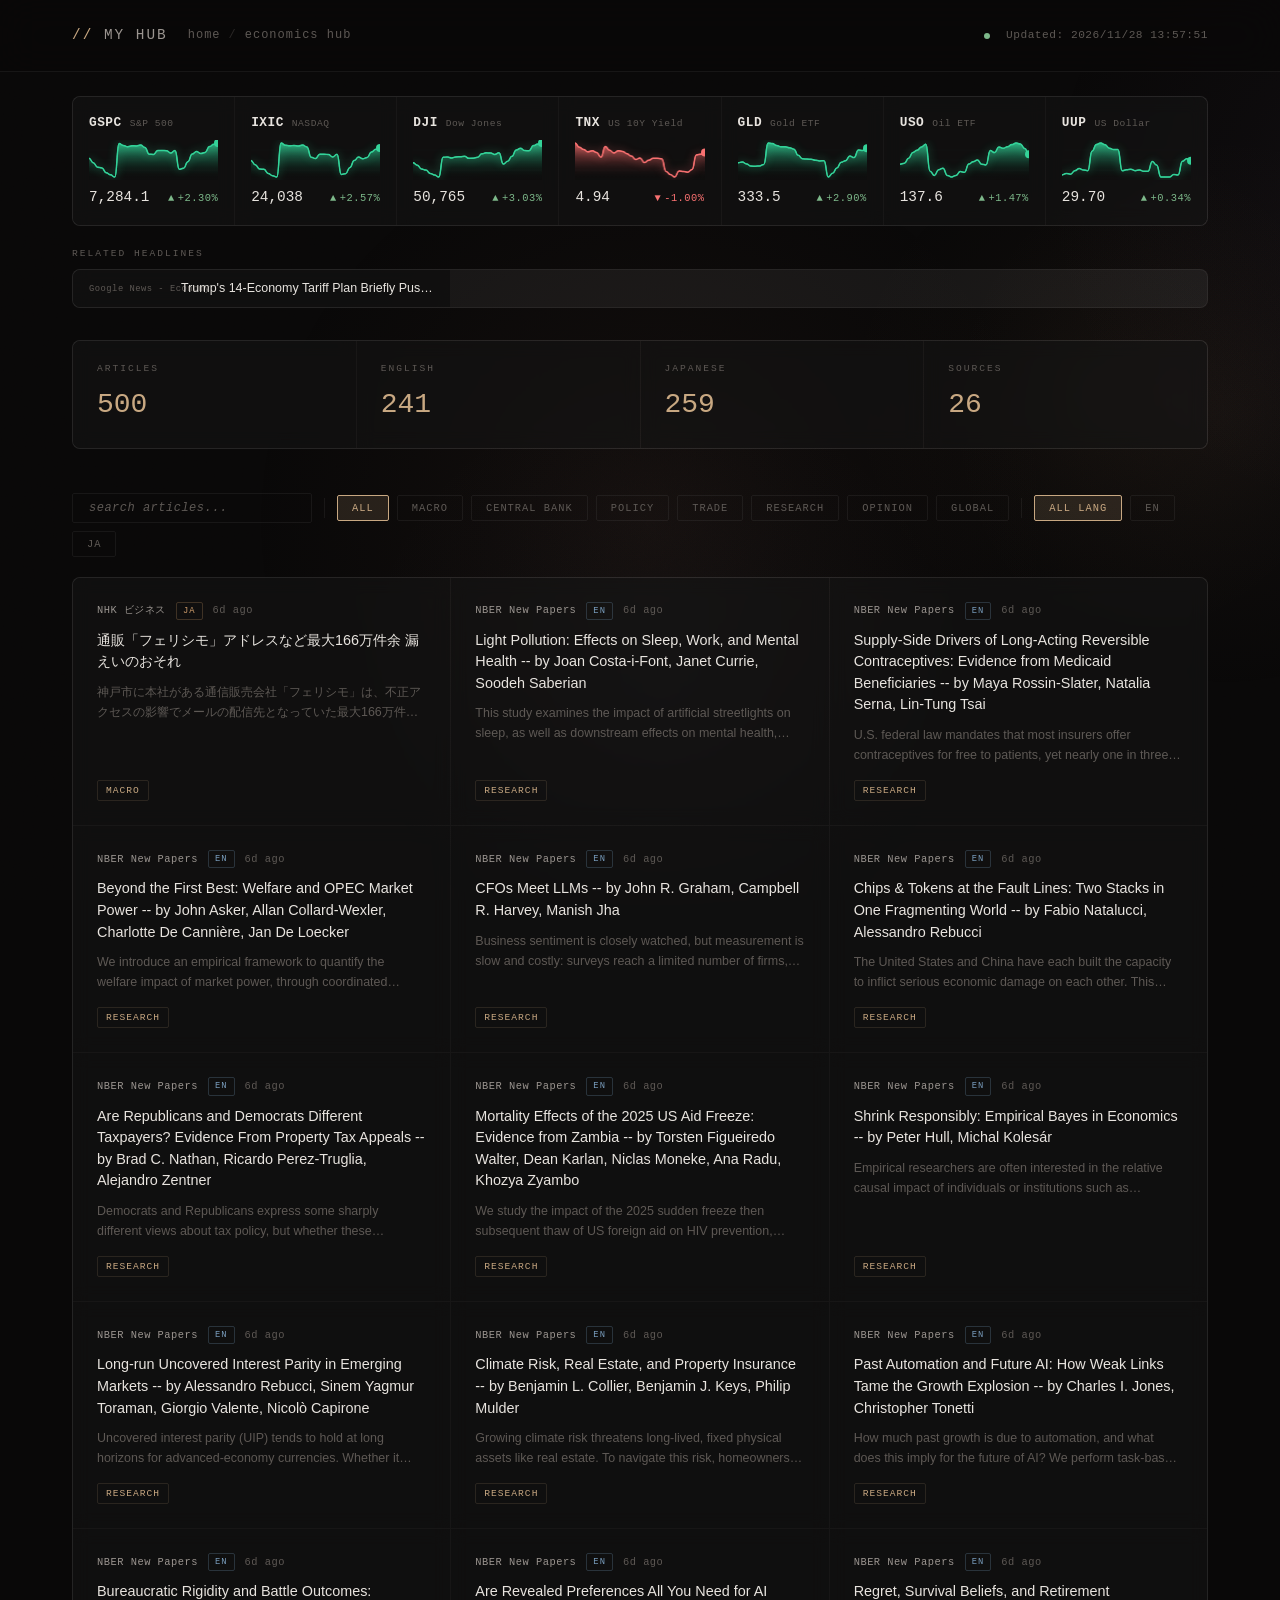
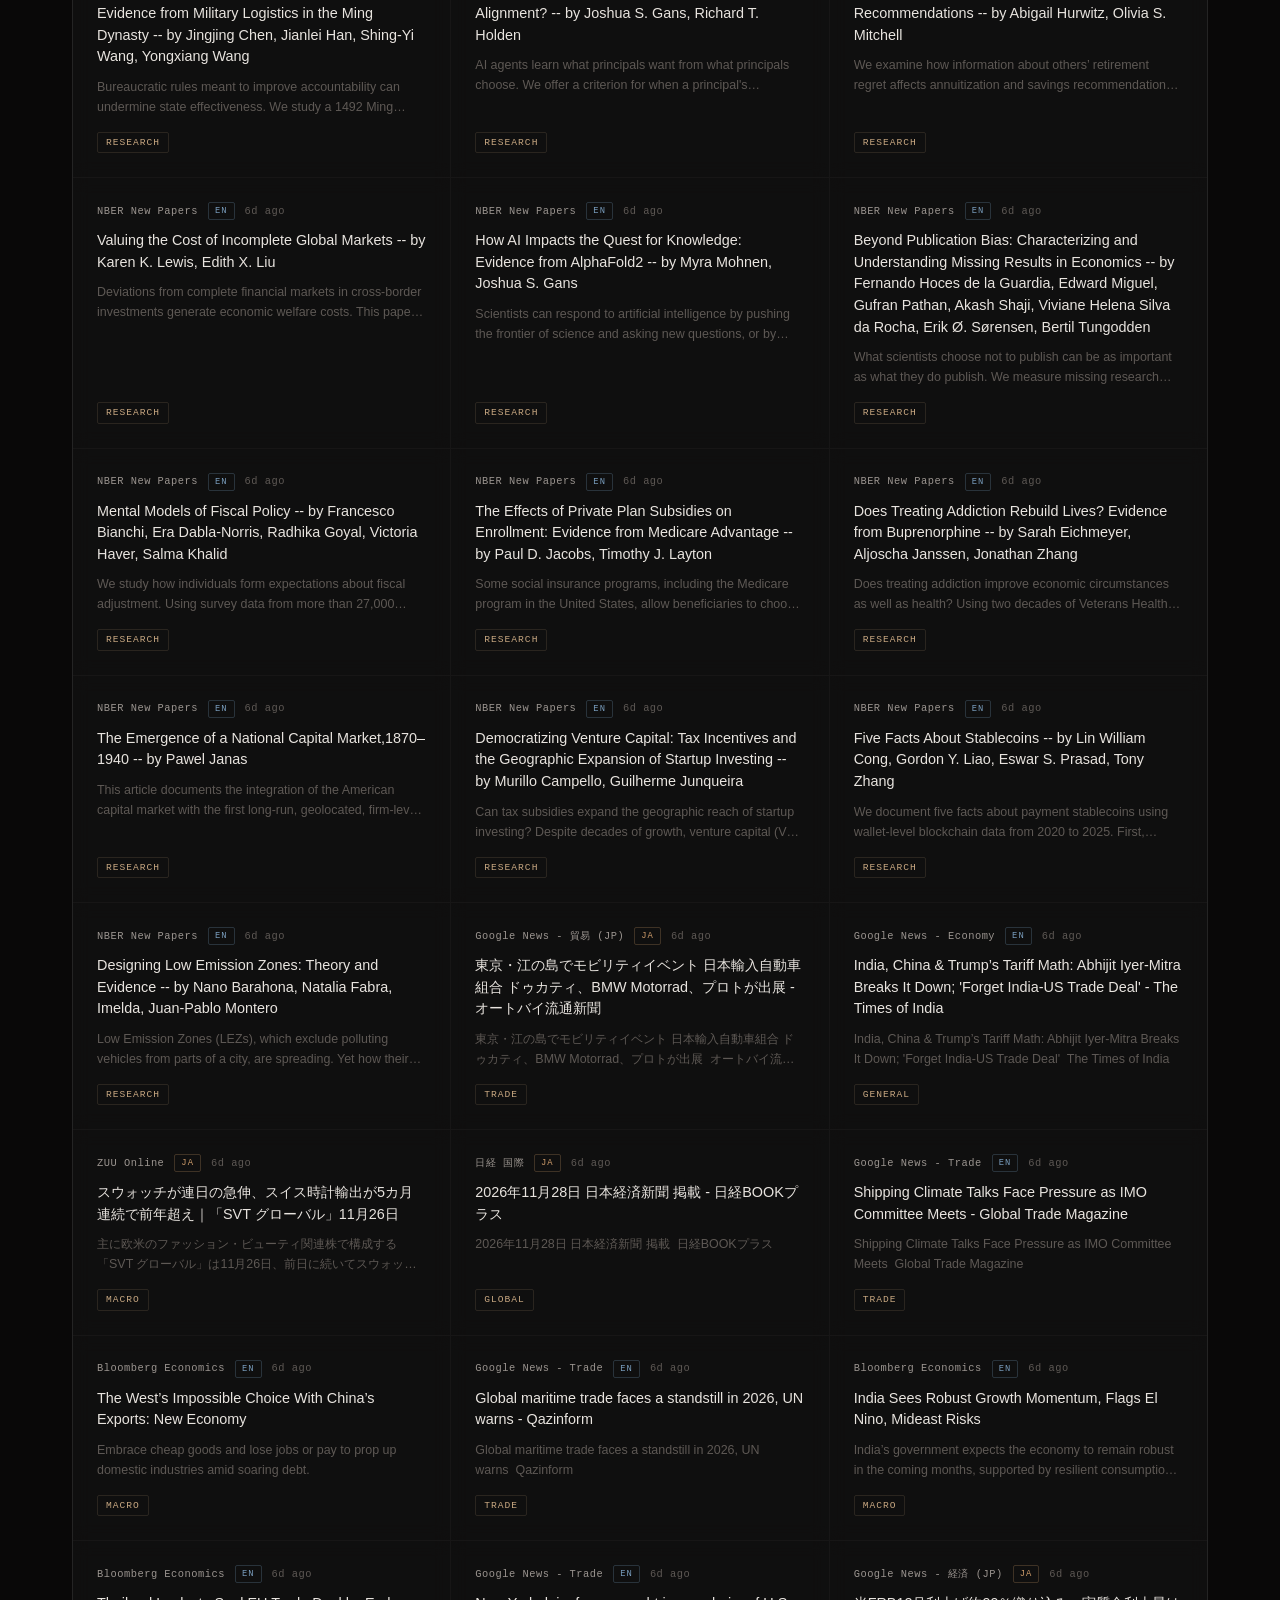
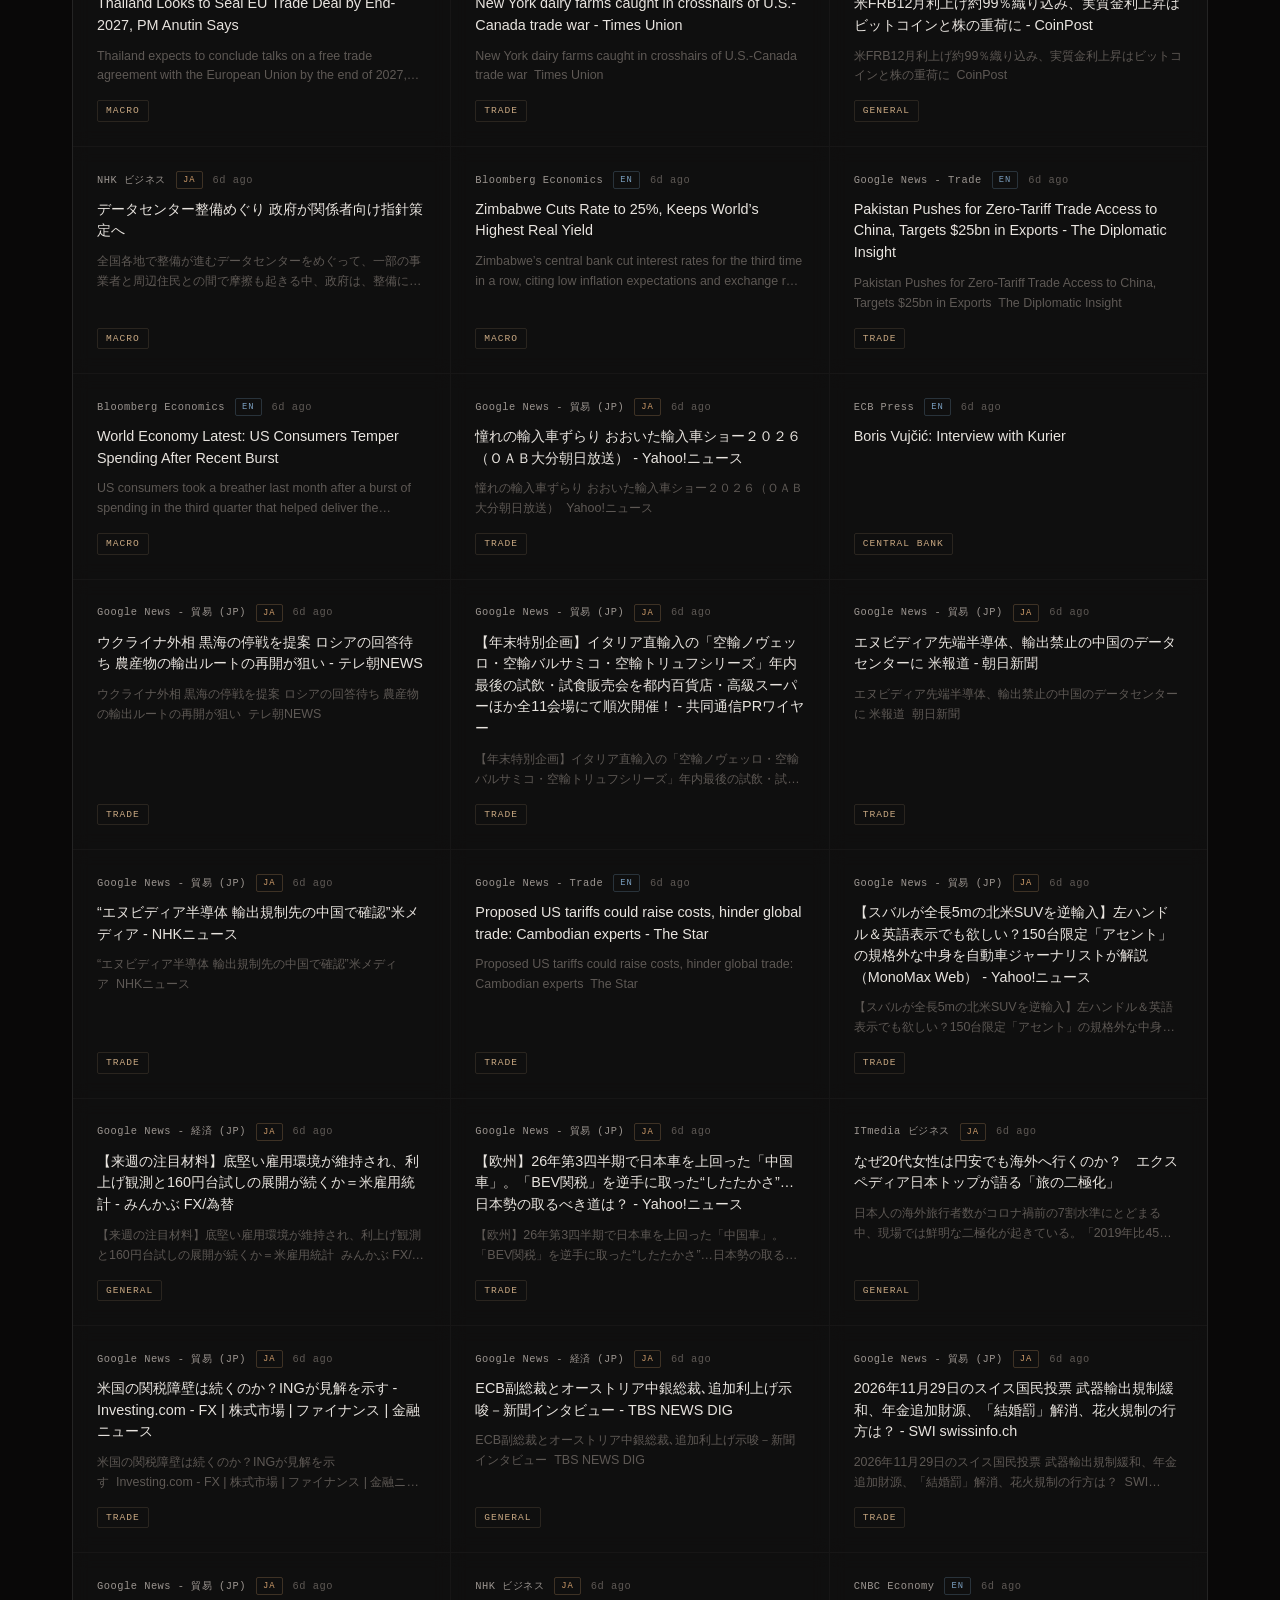
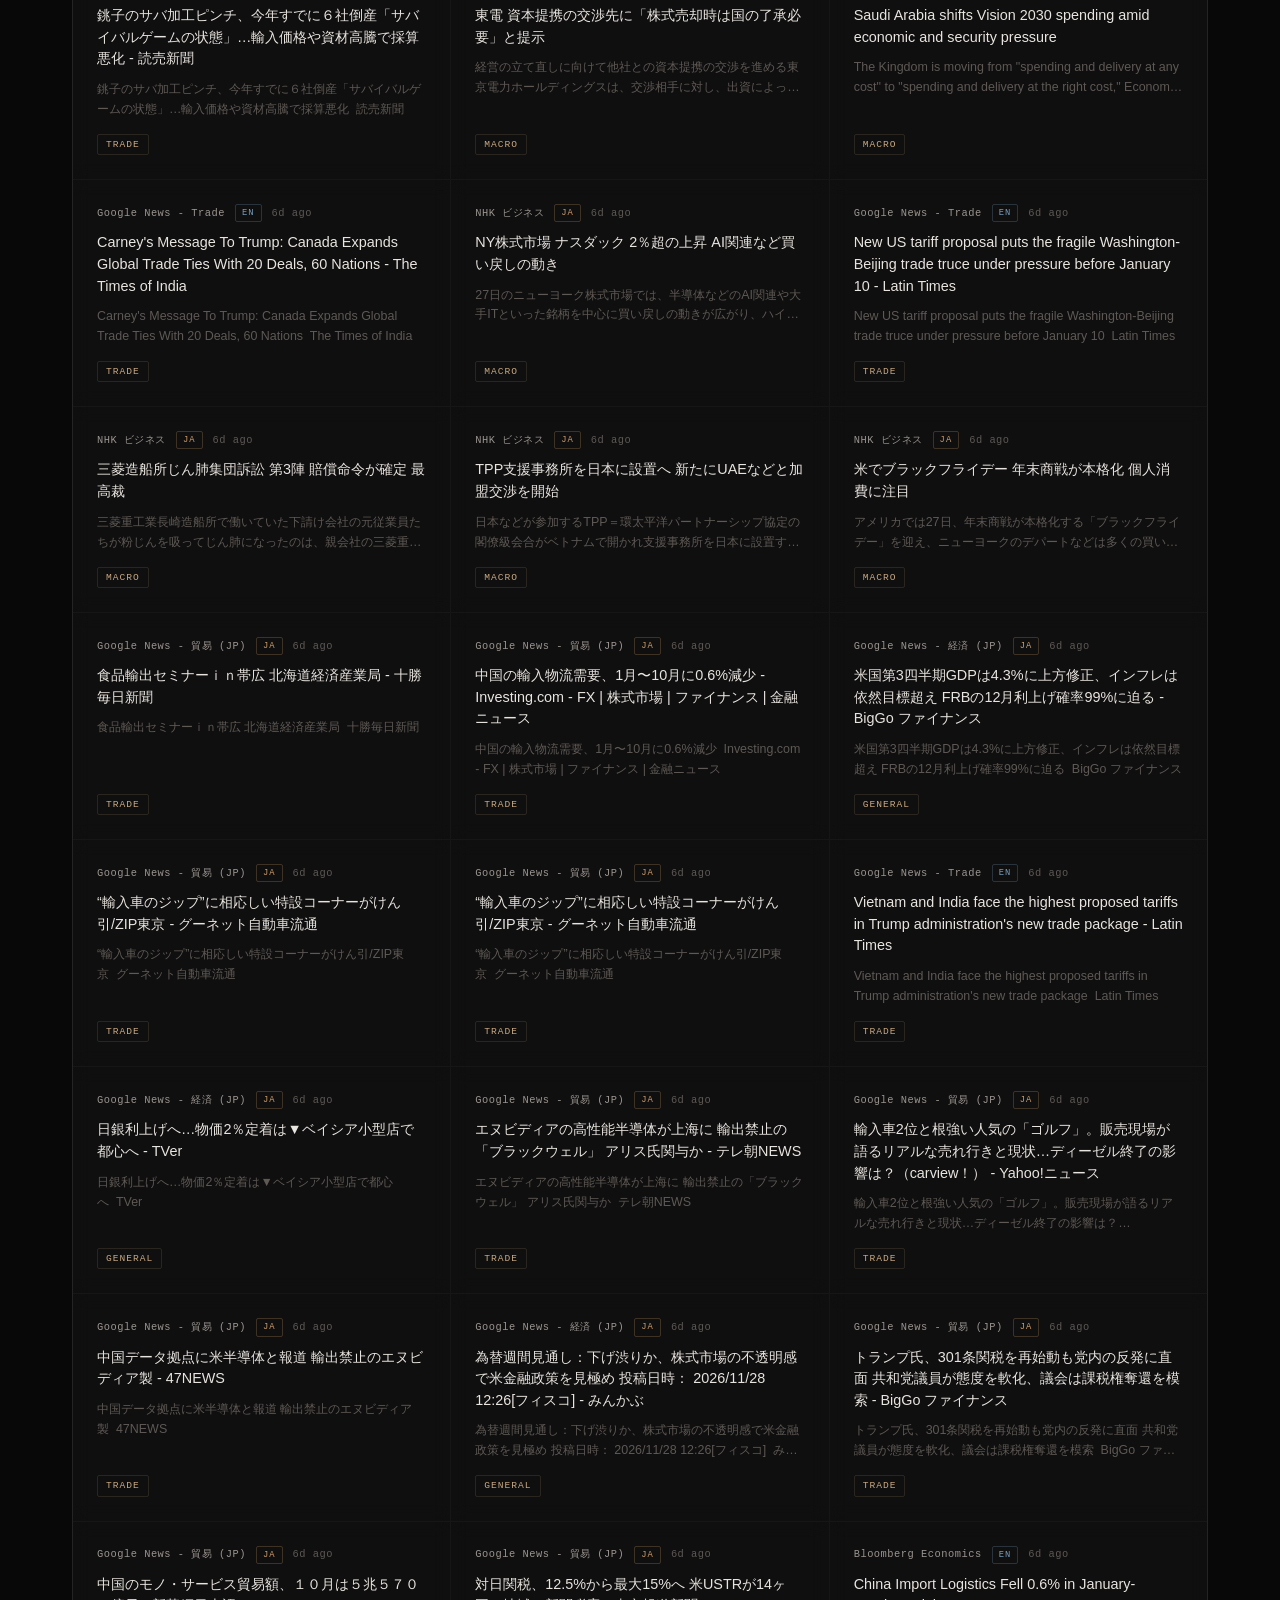
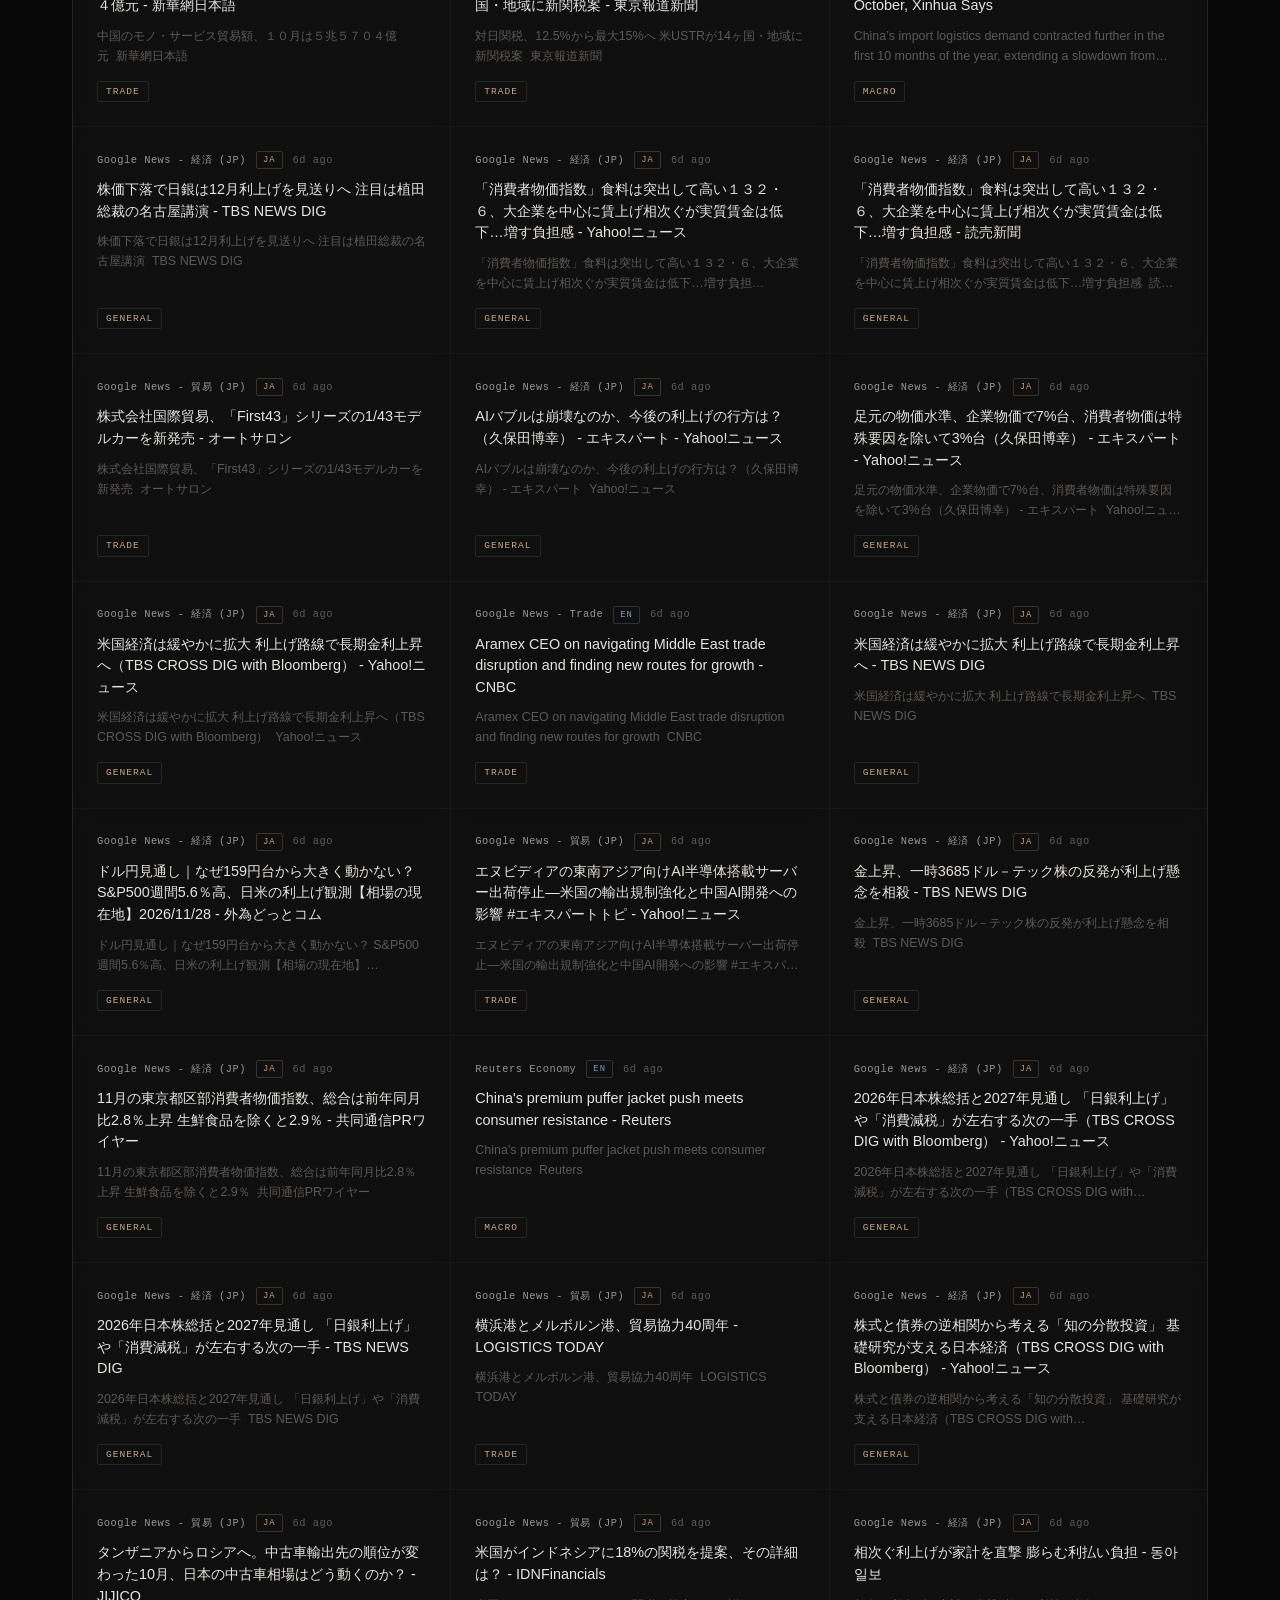
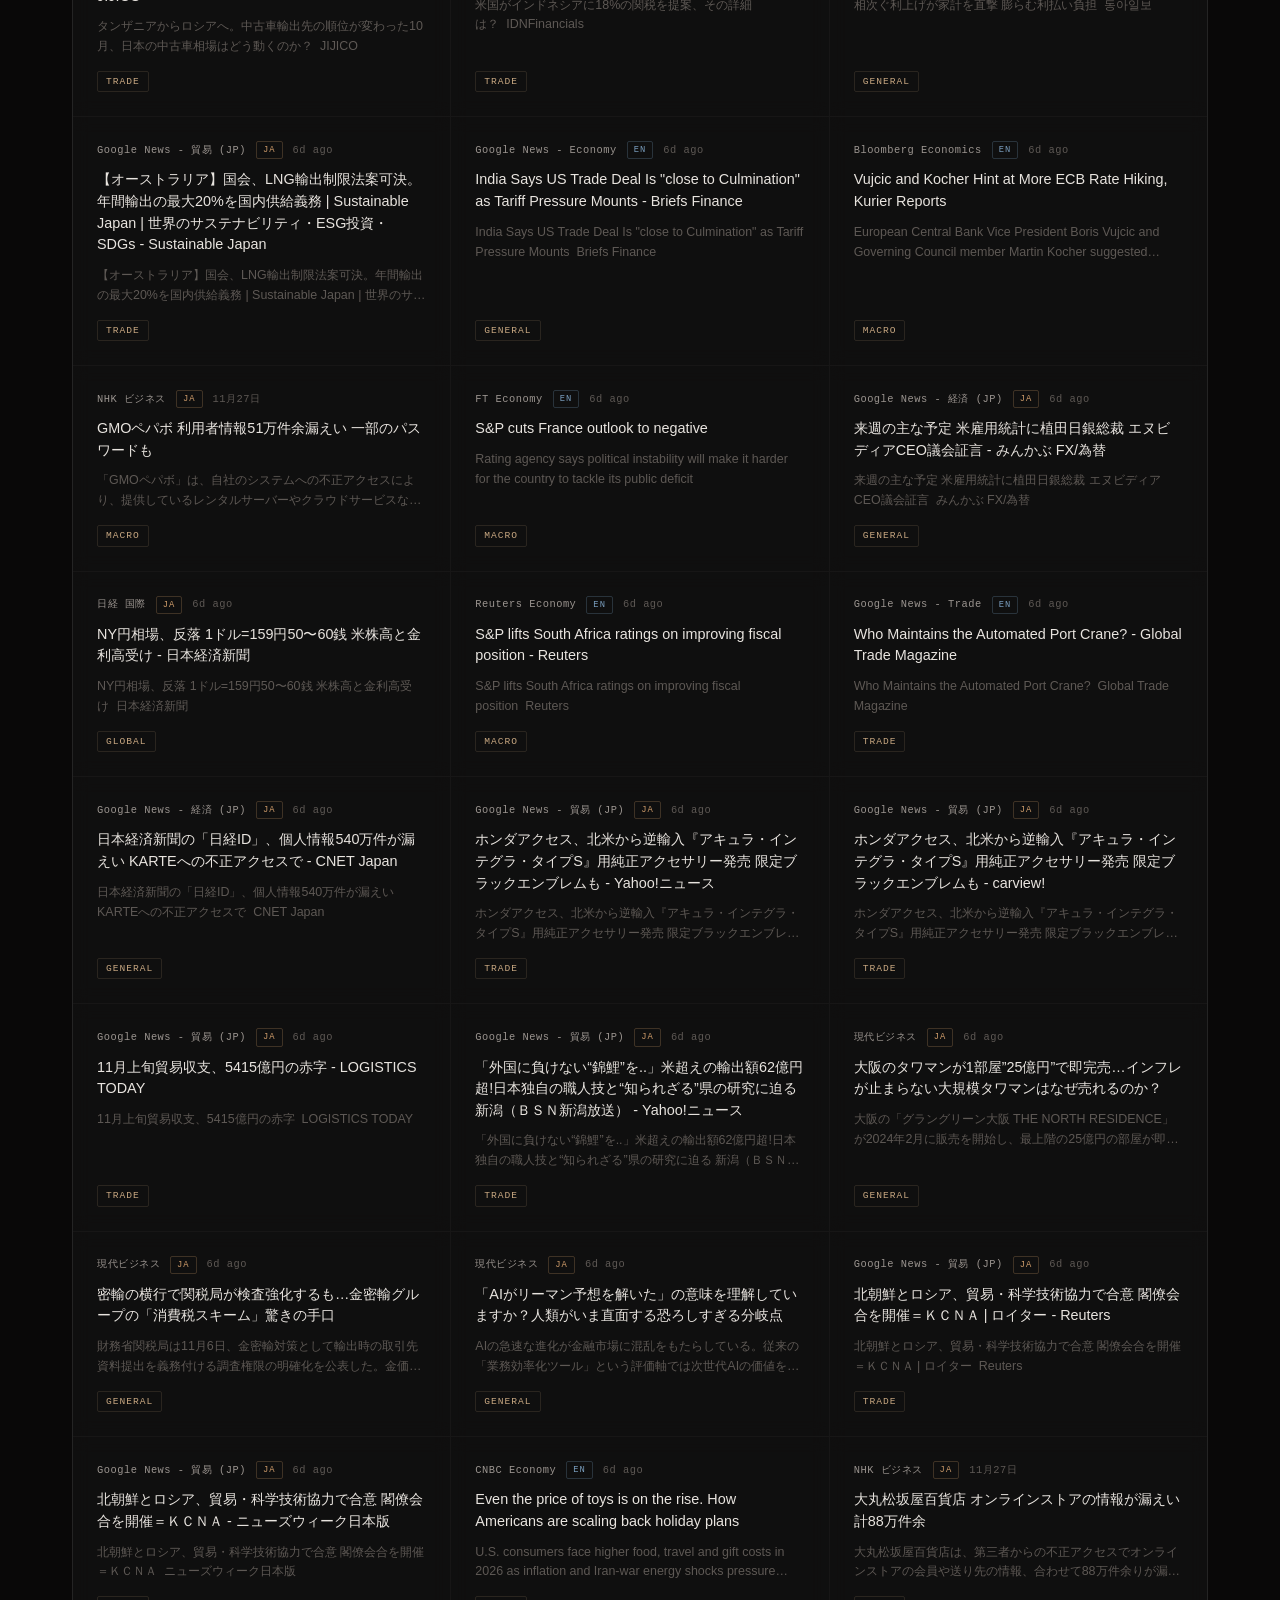
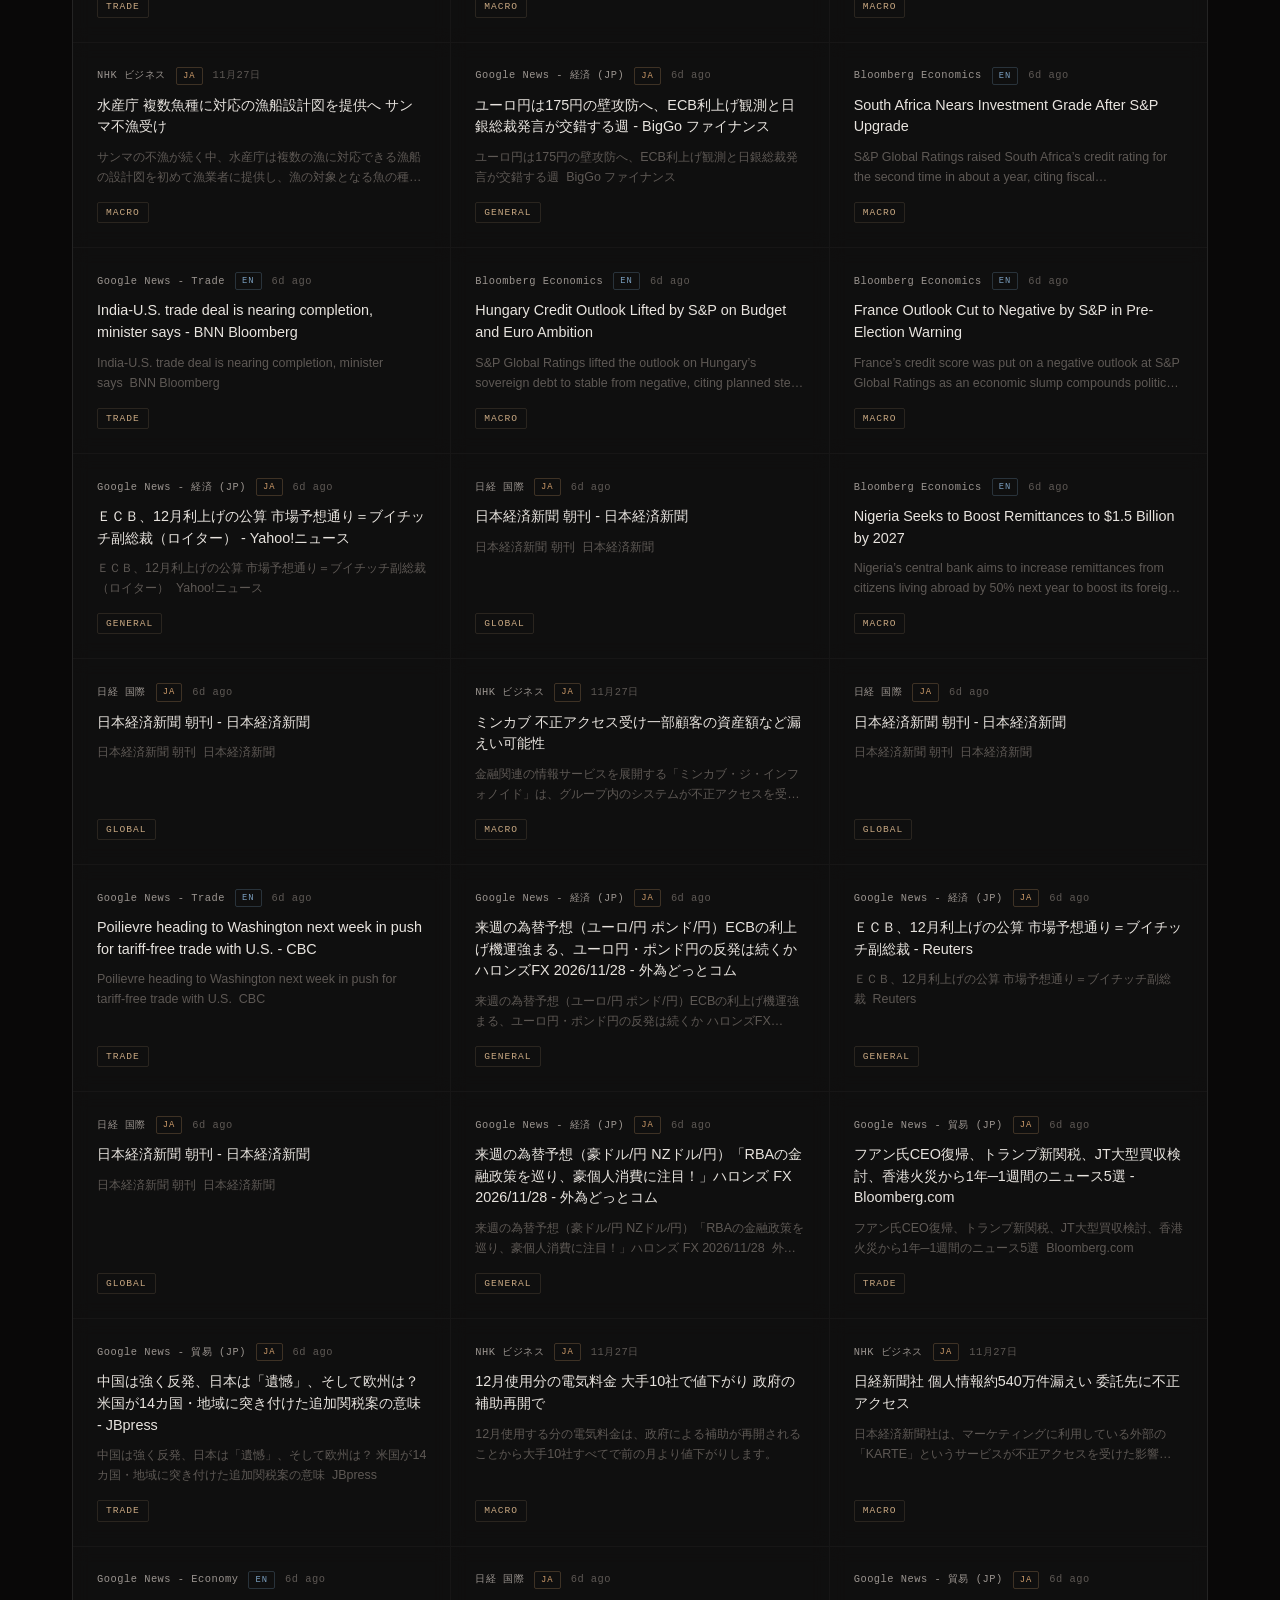
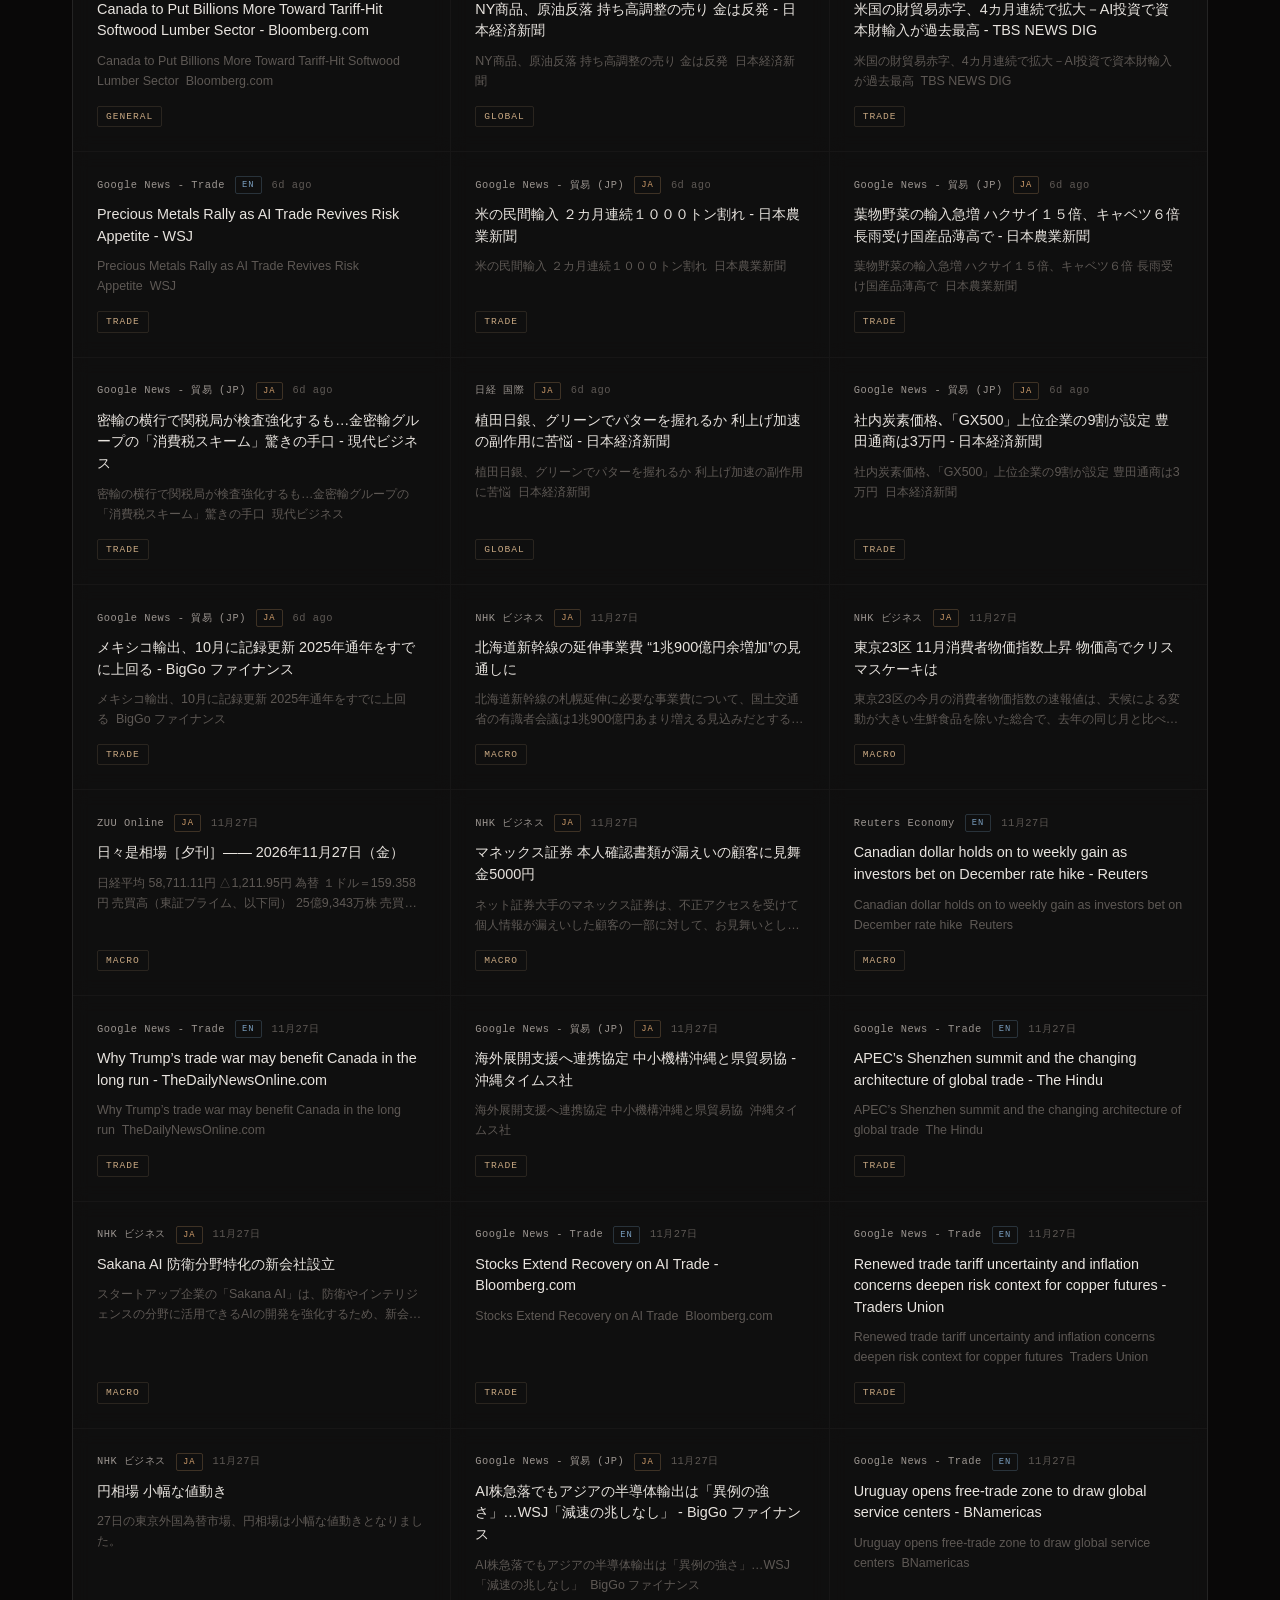
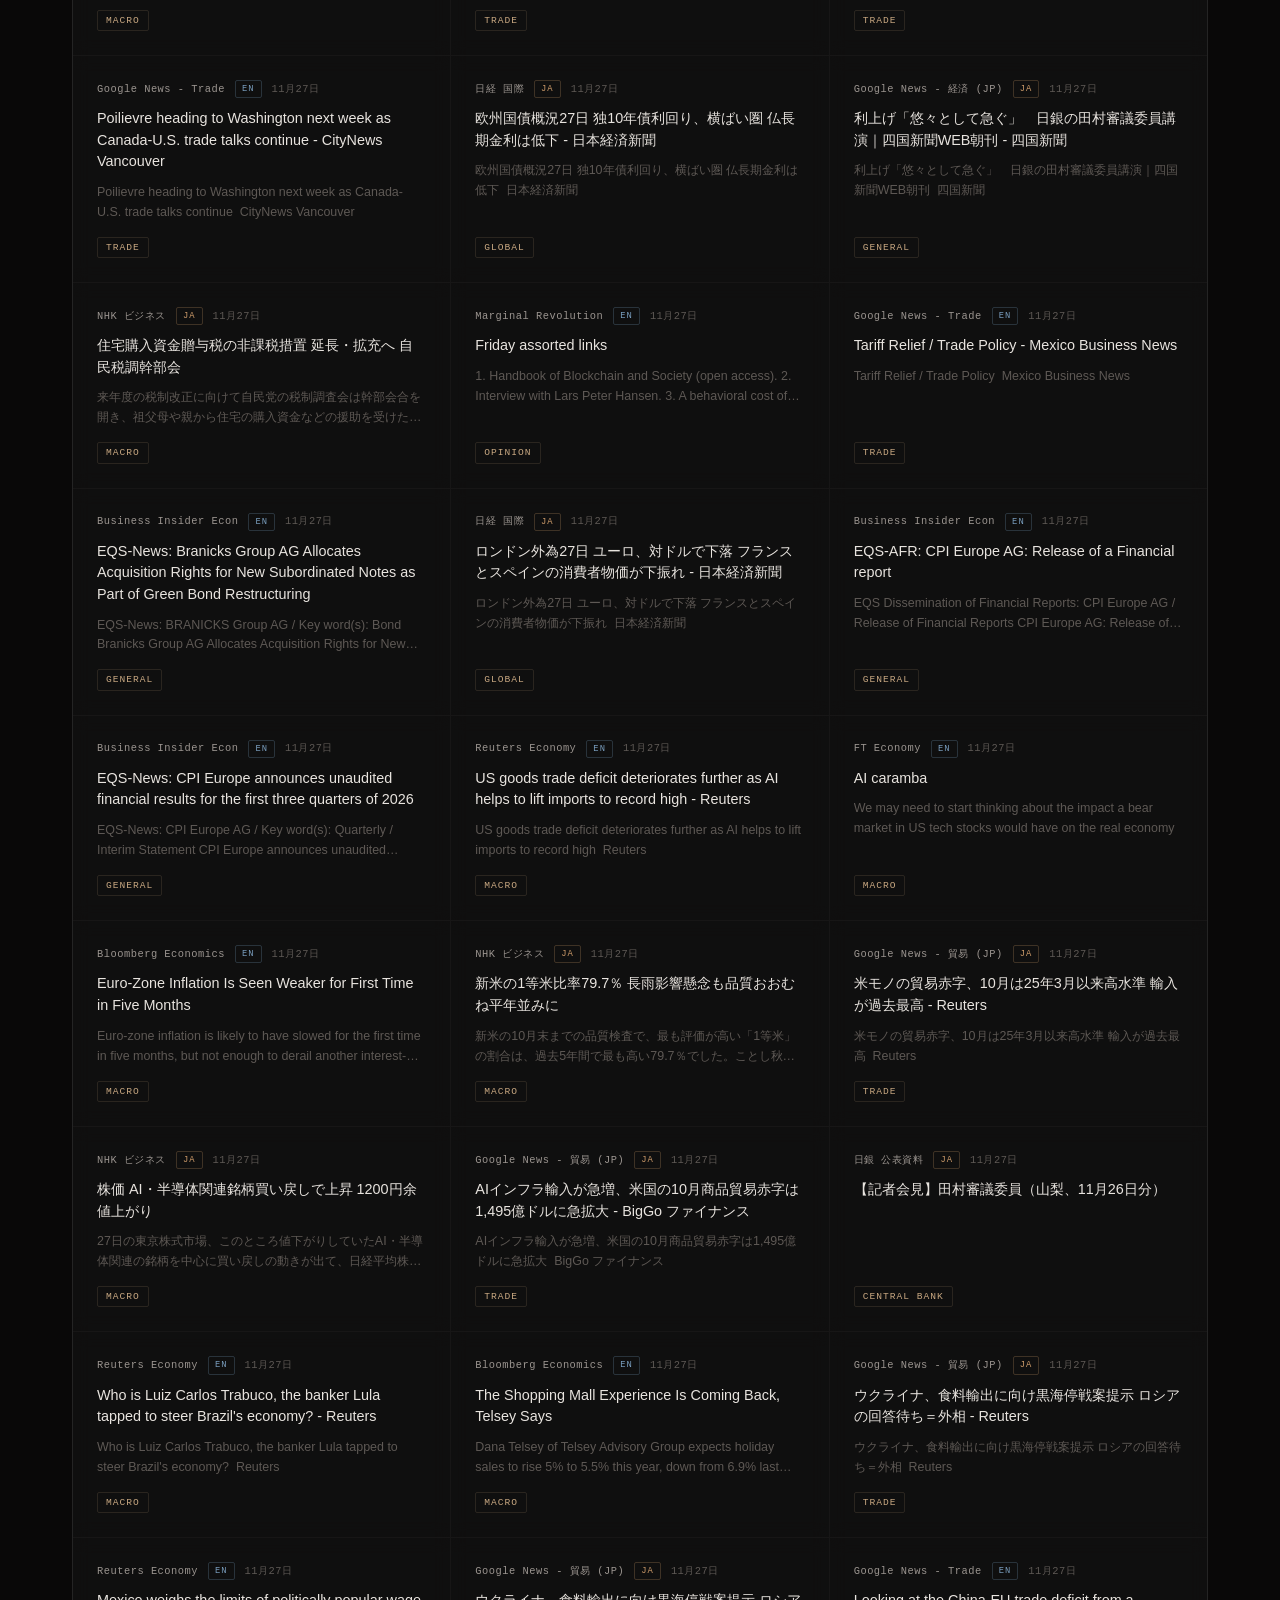
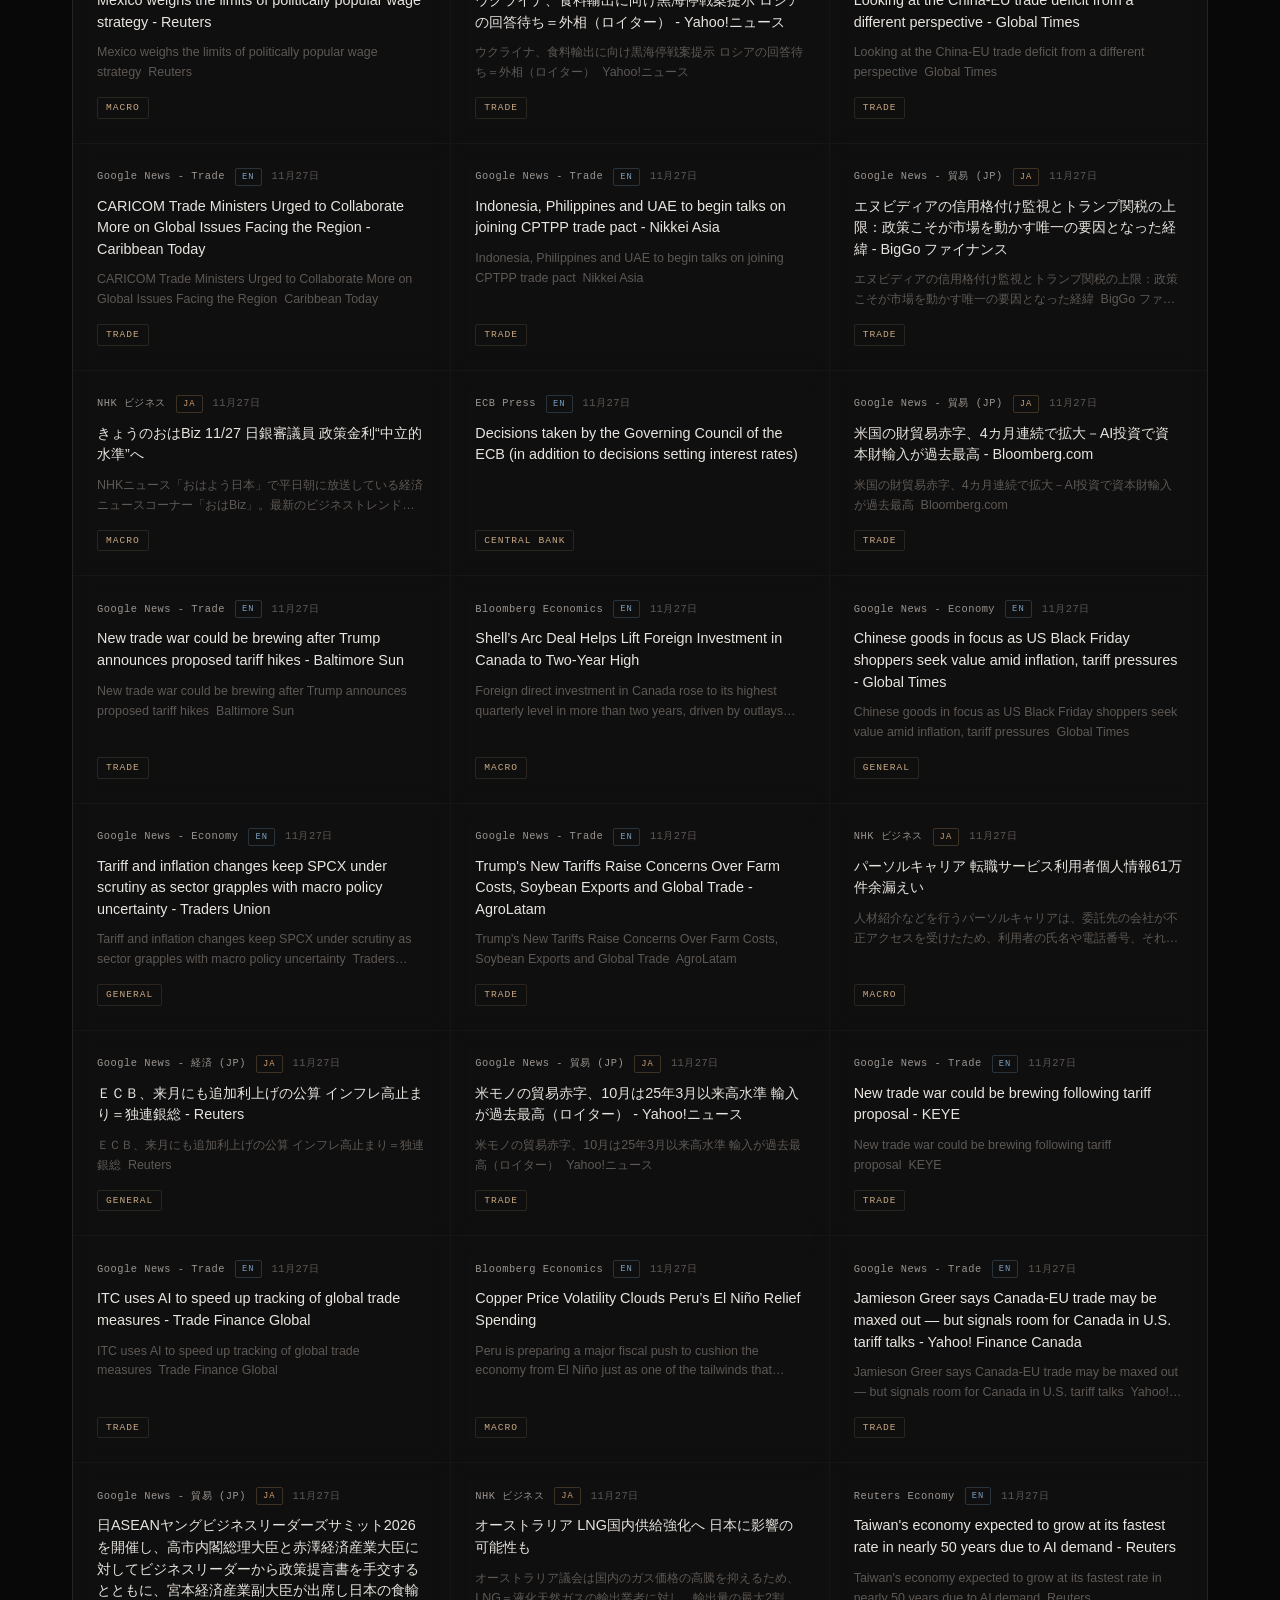
<file: economics/index.html>
<!DOCTYPE html>
<html lang="ja">
<head>
  <meta charset="UTF-8">
  <meta name="viewport" content="width=device-width, initial-scale=1.0">
  <title>Economics Hub — My Hub</title>
  <link rel="stylesheet" href="../css/style.css">
</head>
<body>
  <header class="header">
    <div class="container">
      <div class="header-left">
        <div class="logo"><span>//</span> my hub</div>
        <nav class="breadcrumb">
          <a href="../">home</a>
          <span class="sep">/</span>
          <span>economics hub</span>
        </nav>
      </div>
      <div class="header-right">
        <span class="status-dot"></span>
        <span class="update-time" id="update-time">loading...</span>
      </div>
    </div>
  </header>

  <main class="container">
    <!-- Stock Tickers -->
    <div class="ticker-section">
      <div class="ticker-scroll" id="stock-tickers"></div>
    </div>
    <div class="headlines-section" id="stock-headlines"></div>

    <div class="stats-bar">
      <div class="stat-card">
        <div class="stat-label">Articles</div>
        <div class="stat-value" id="stat-total">—</div>
      </div>
      <div class="stat-card">
        <div class="stat-label">English</div>
        <div class="stat-value" id="stat-en">—</div>
      </div>
      <div class="stat-card">
        <div class="stat-label">Japanese</div>
        <div class="stat-value" id="stat-ja">—</div>
      </div>
      <div class="stat-card">
        <div class="stat-label">Sources</div>
        <div class="stat-value" id="stat-sources">—</div>
      </div>
    </div>

    <div class="controls">
      <input type="text" class="search-box" id="search-box" placeholder="search articles...">

      <div class="filter-divider"></div>

      <button class="filter-btn active" data-category="all">all</button>
      <button class="filter-btn" data-category="Macro">macro</button>
      <button class="filter-btn" data-category="Central Bank">central bank</button>
      <button class="filter-btn" data-category="Policy">policy</button>
      <button class="filter-btn" data-category="Trade">trade</button>
      <button class="filter-btn" data-category="Research">research</button>
      <button class="filter-btn" data-category="Opinion">opinion</button>
      <button class="filter-btn" data-category="Global">global</button>

      <div class="filter-divider"></div>

      <button class="filter-btn active" data-lang="all">all lang</button>
      <button class="filter-btn" data-lang="en">en</button>
      <button class="filter-btn" data-lang="ja">ja</button>
    </div>

    <div class="news-grid" id="news-grid">
      <div class="loading" style="grid-column: 1 / -1;">
        <div class="loading-spinner"></div>
        <p>loading economics news...</p>
      </div>
    </div>
  </main>

  <footer class="footer">
    <div class="container">economics hub &mdash; auto-updated 3x daily</div>
  </footer>

  <script src="../js/dust.js"></script>
  <script src="../js/stock-ticker.js"></script>
  <script src="../js/economics-hub.js"></script>
  <script>initStockTicker('economics');</script>
</body>
</html>
</file>
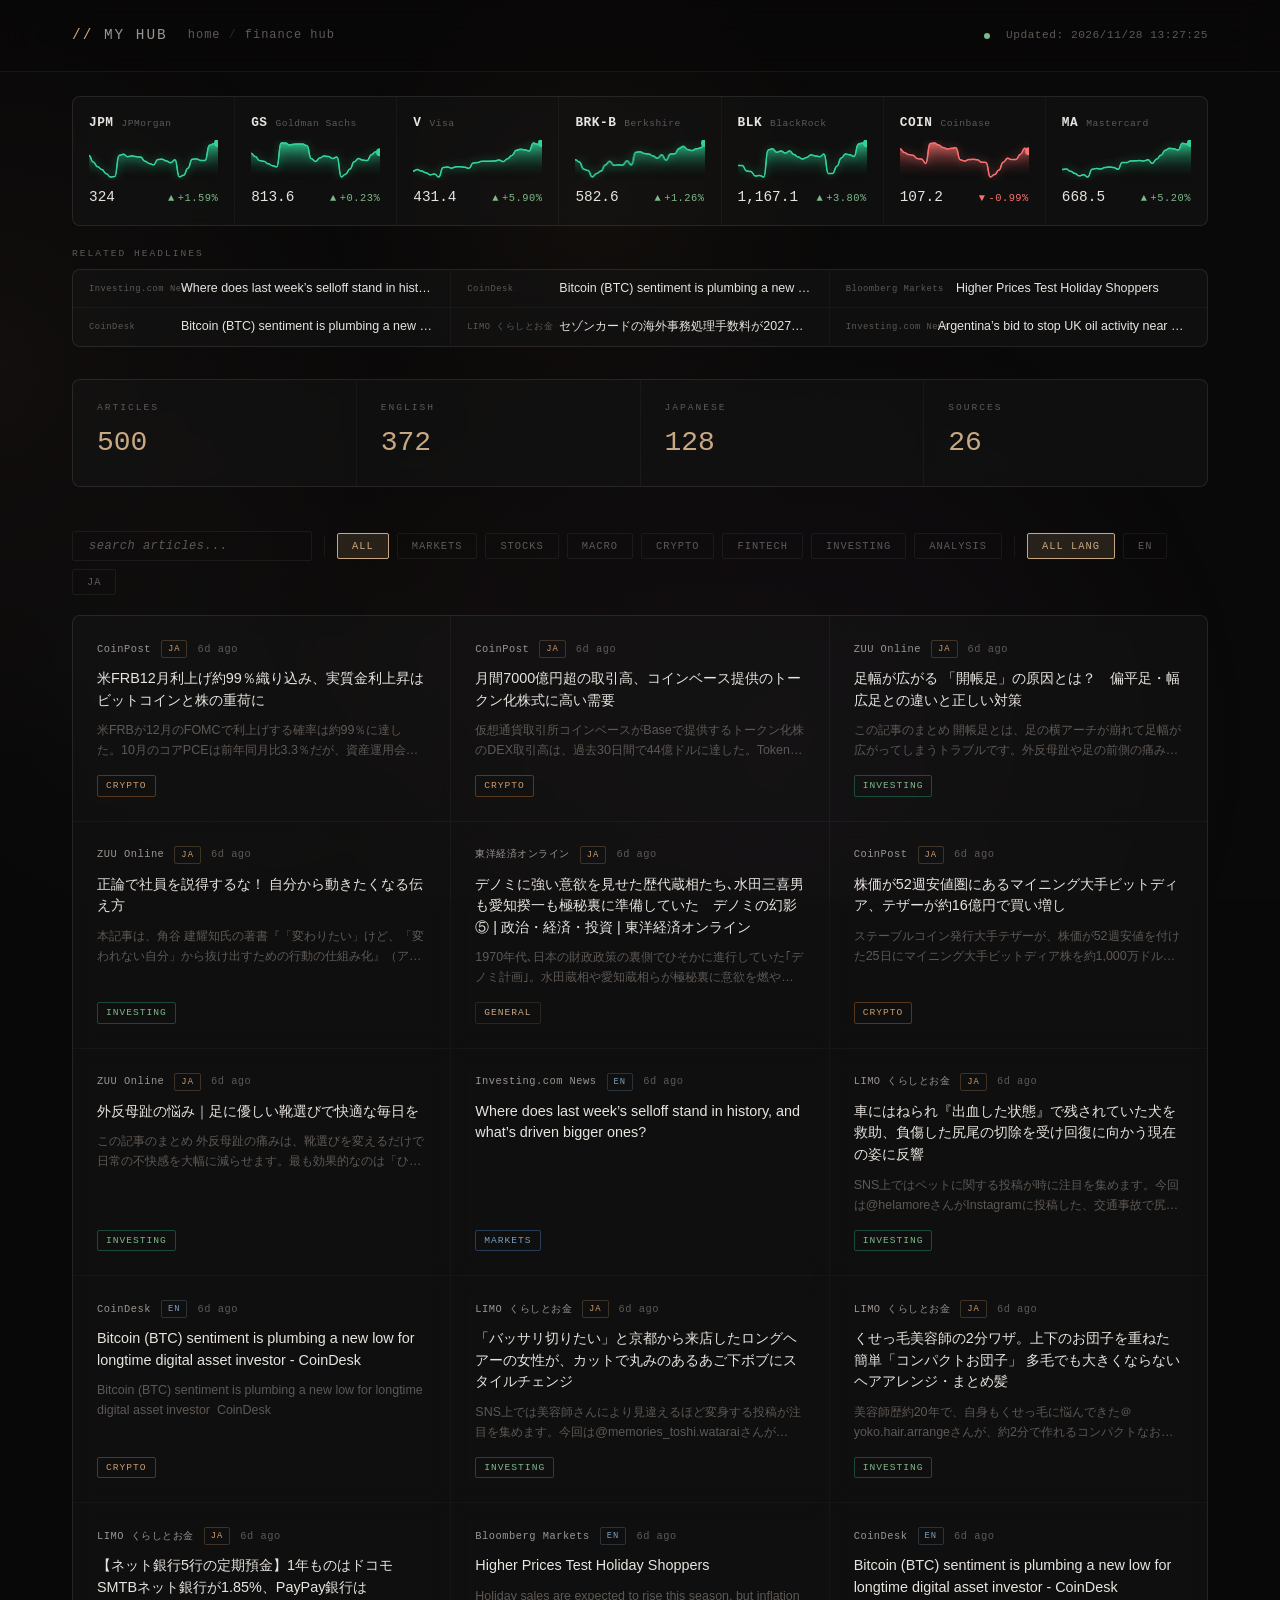
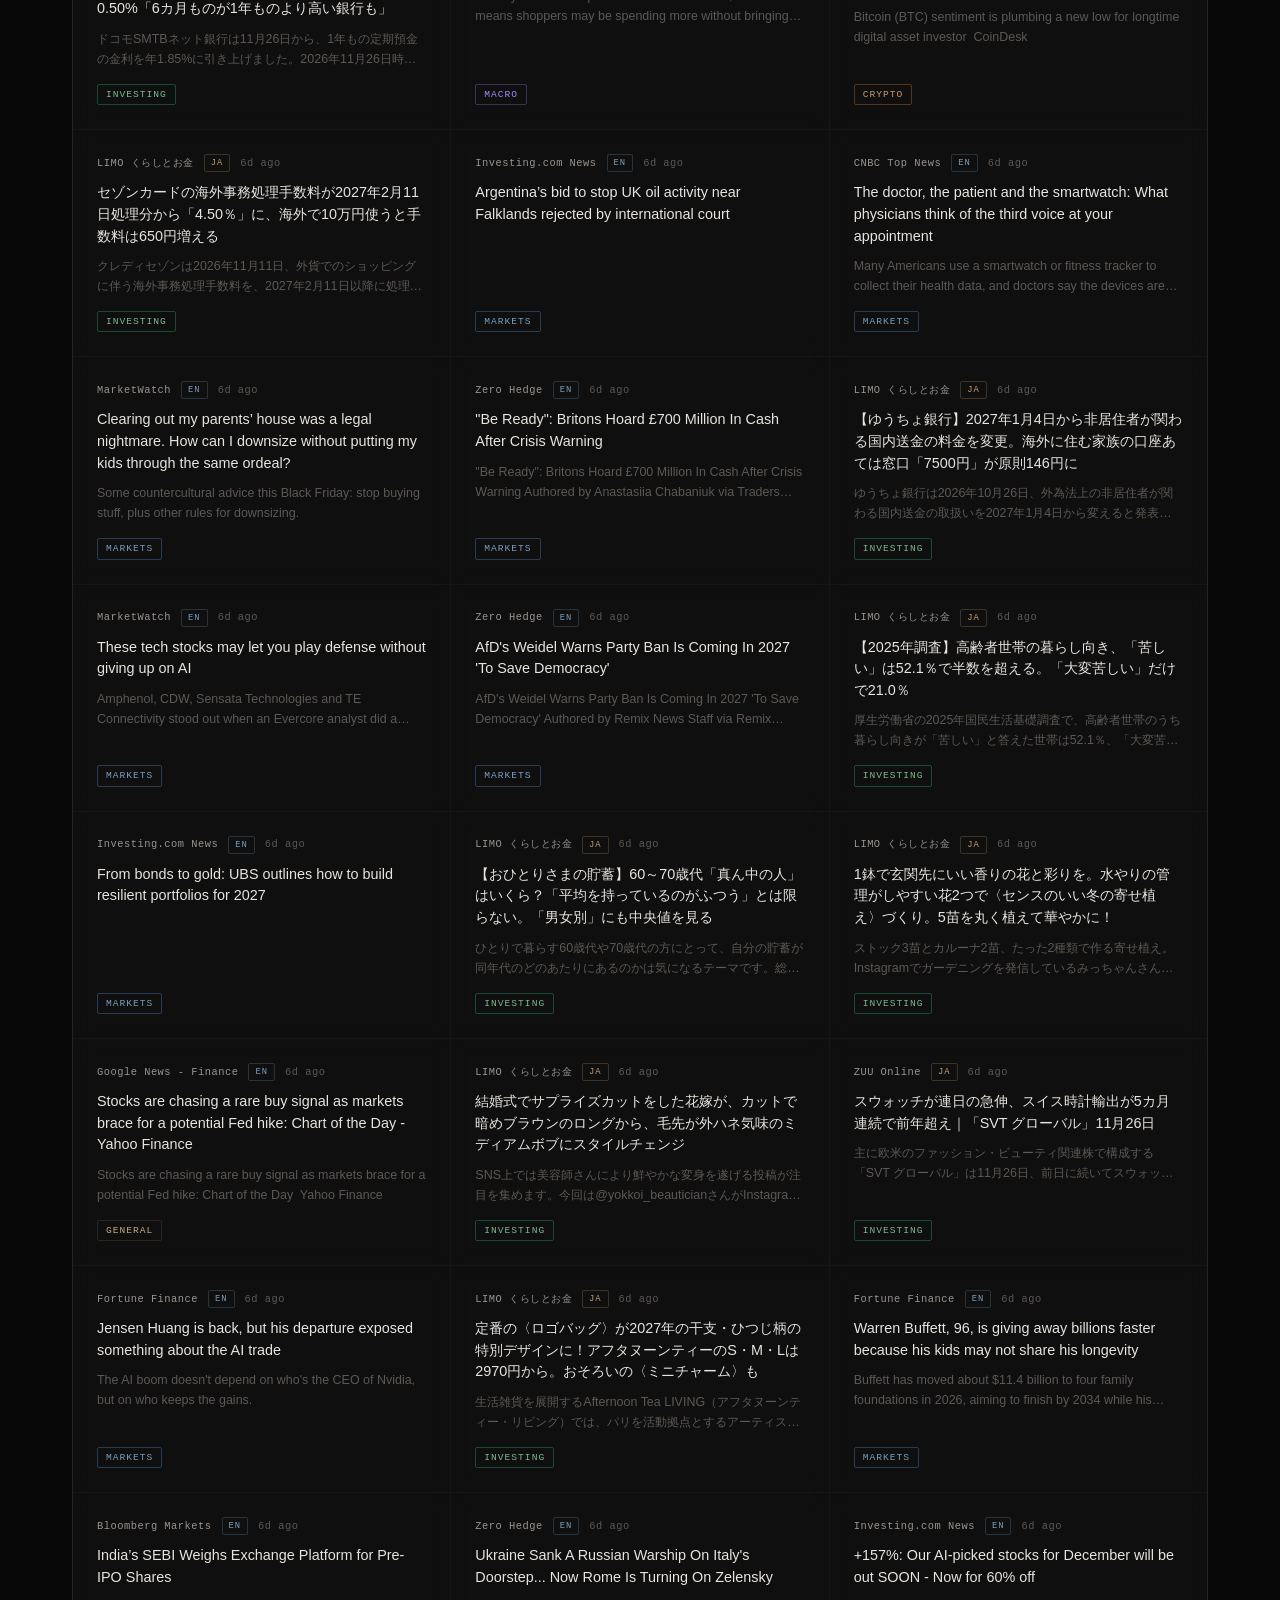
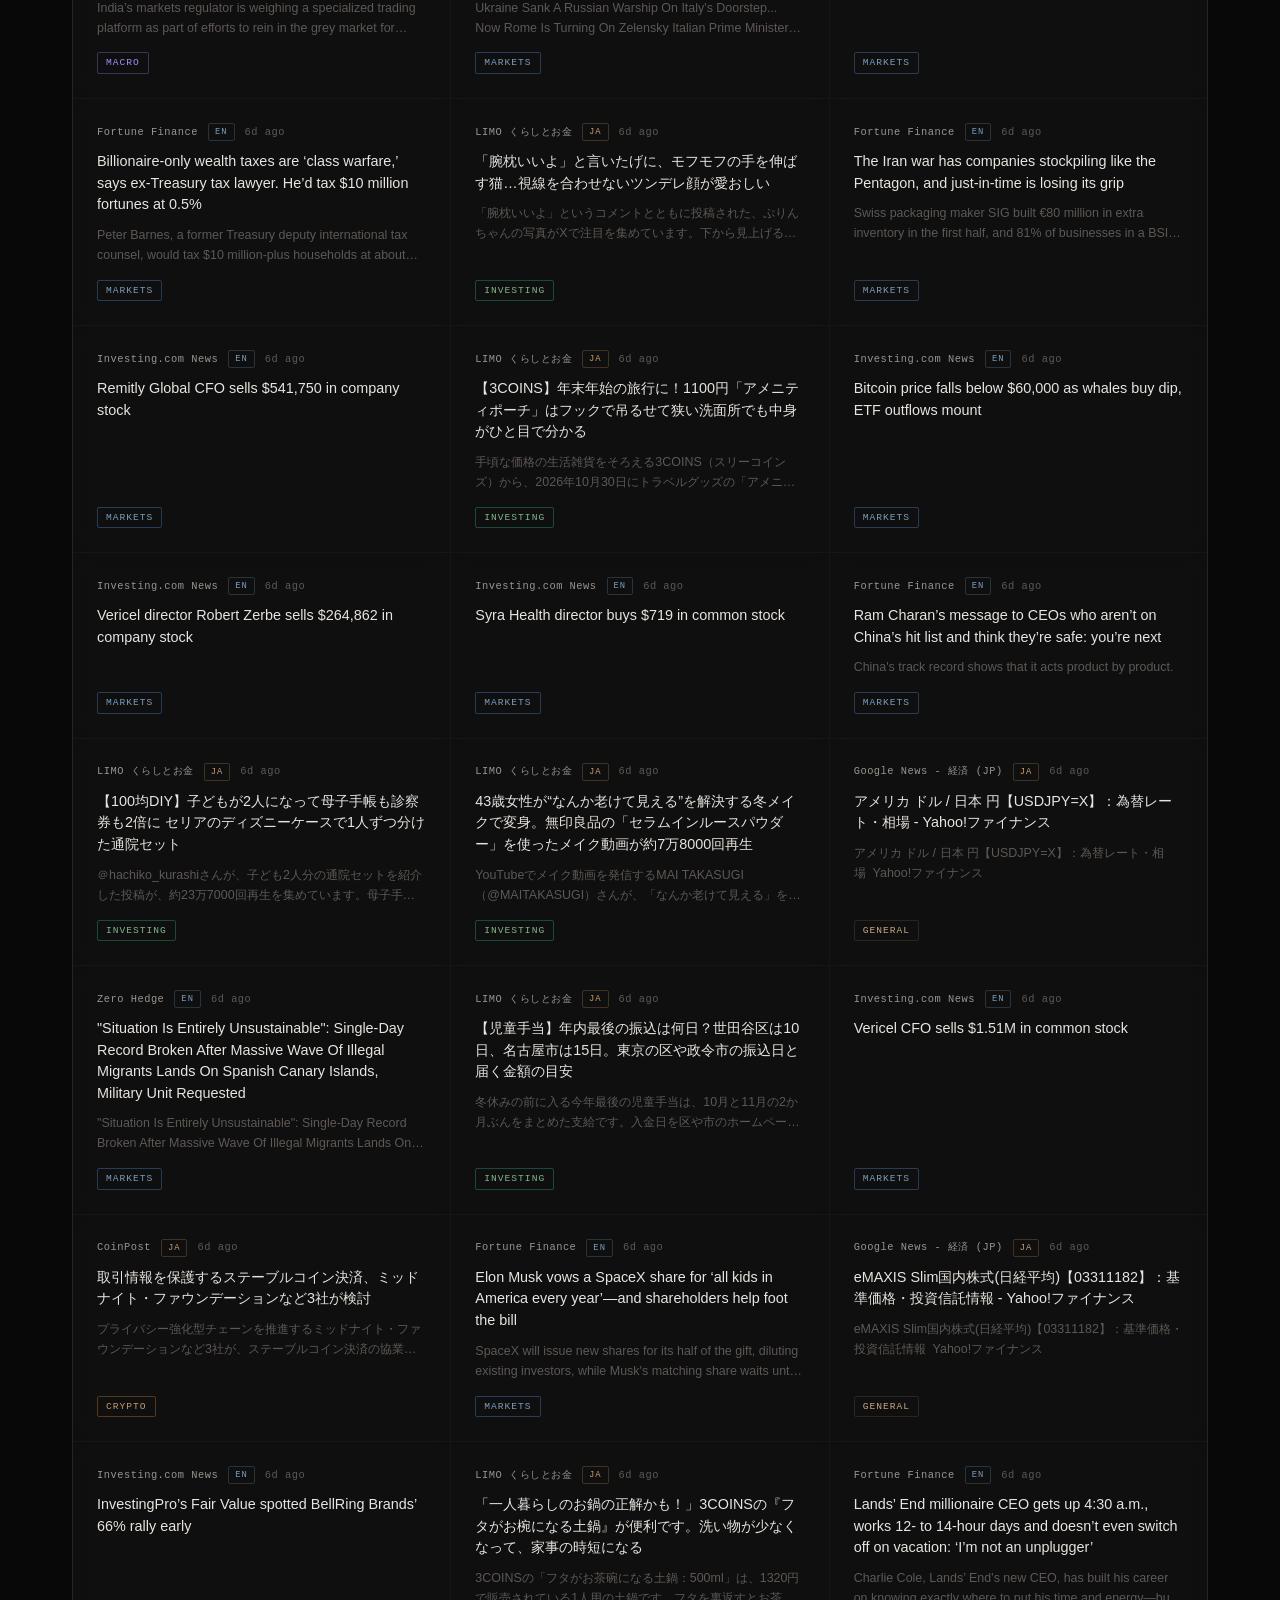
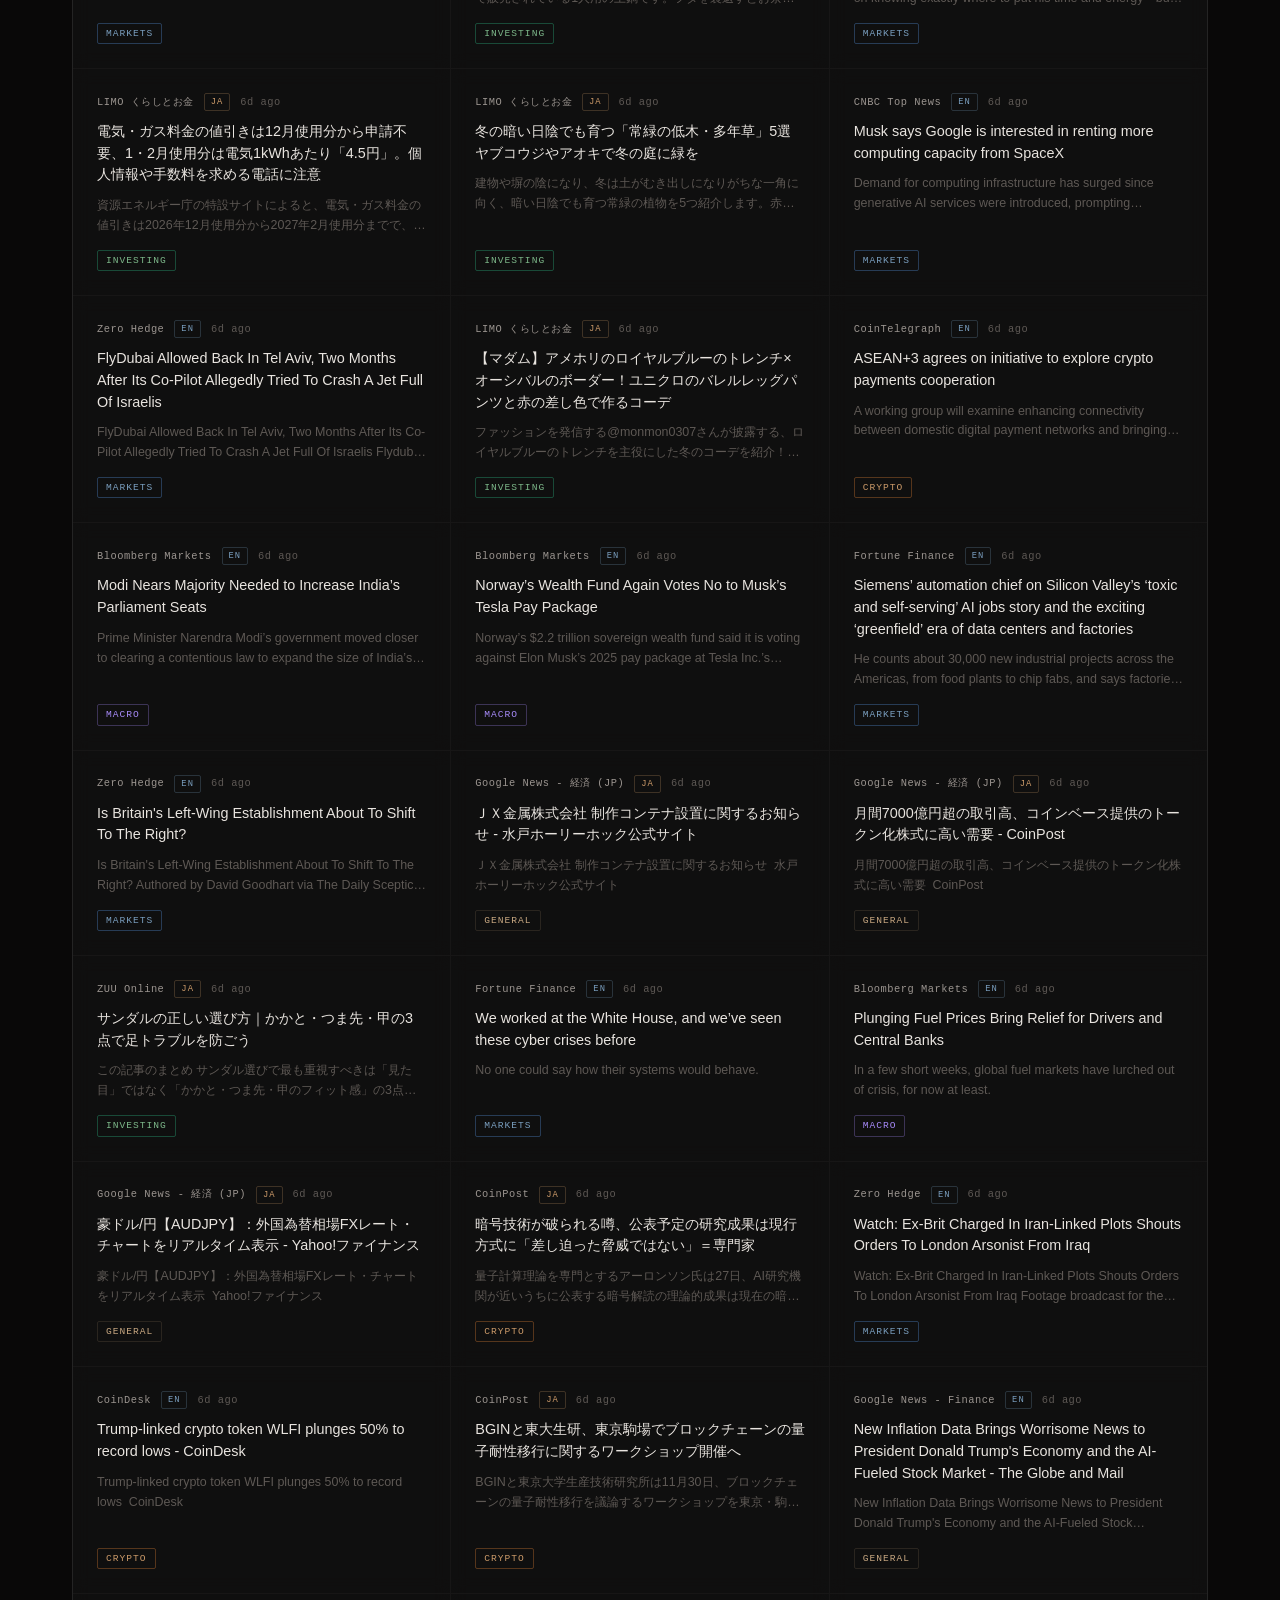
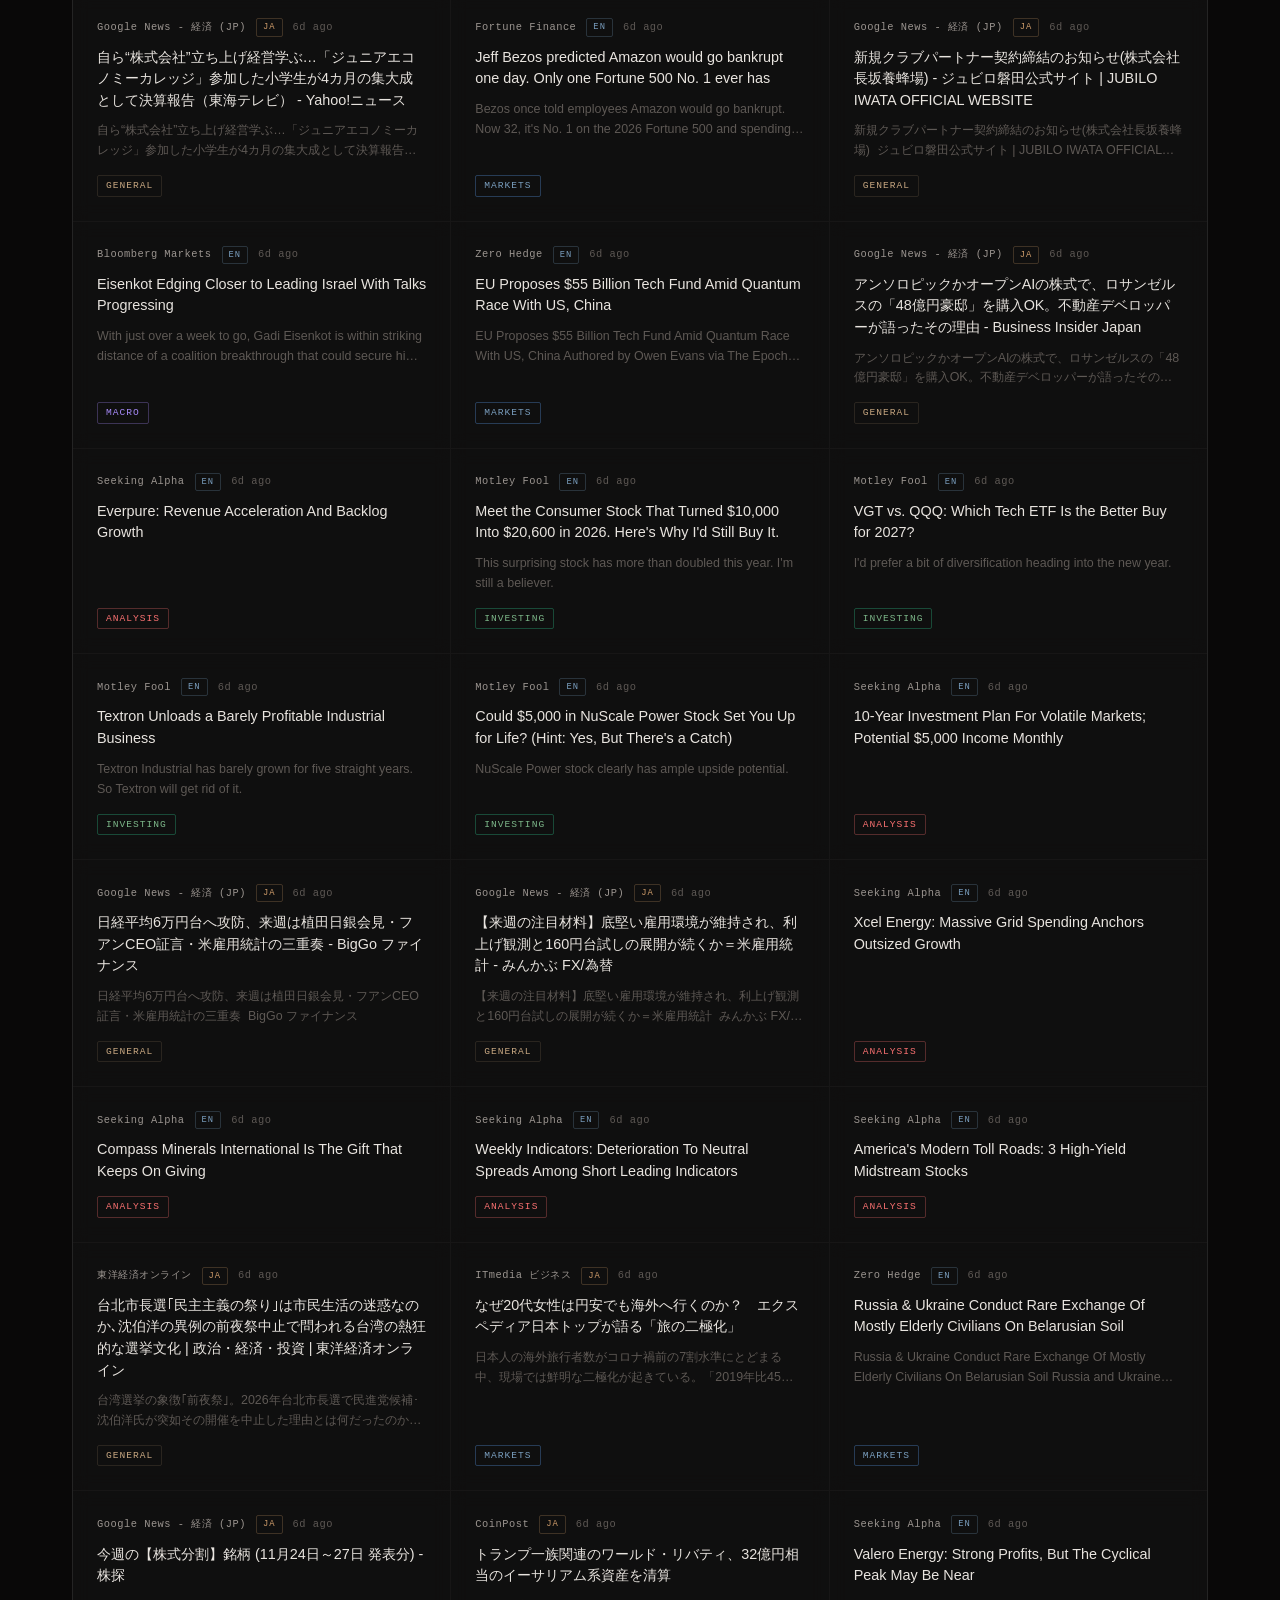
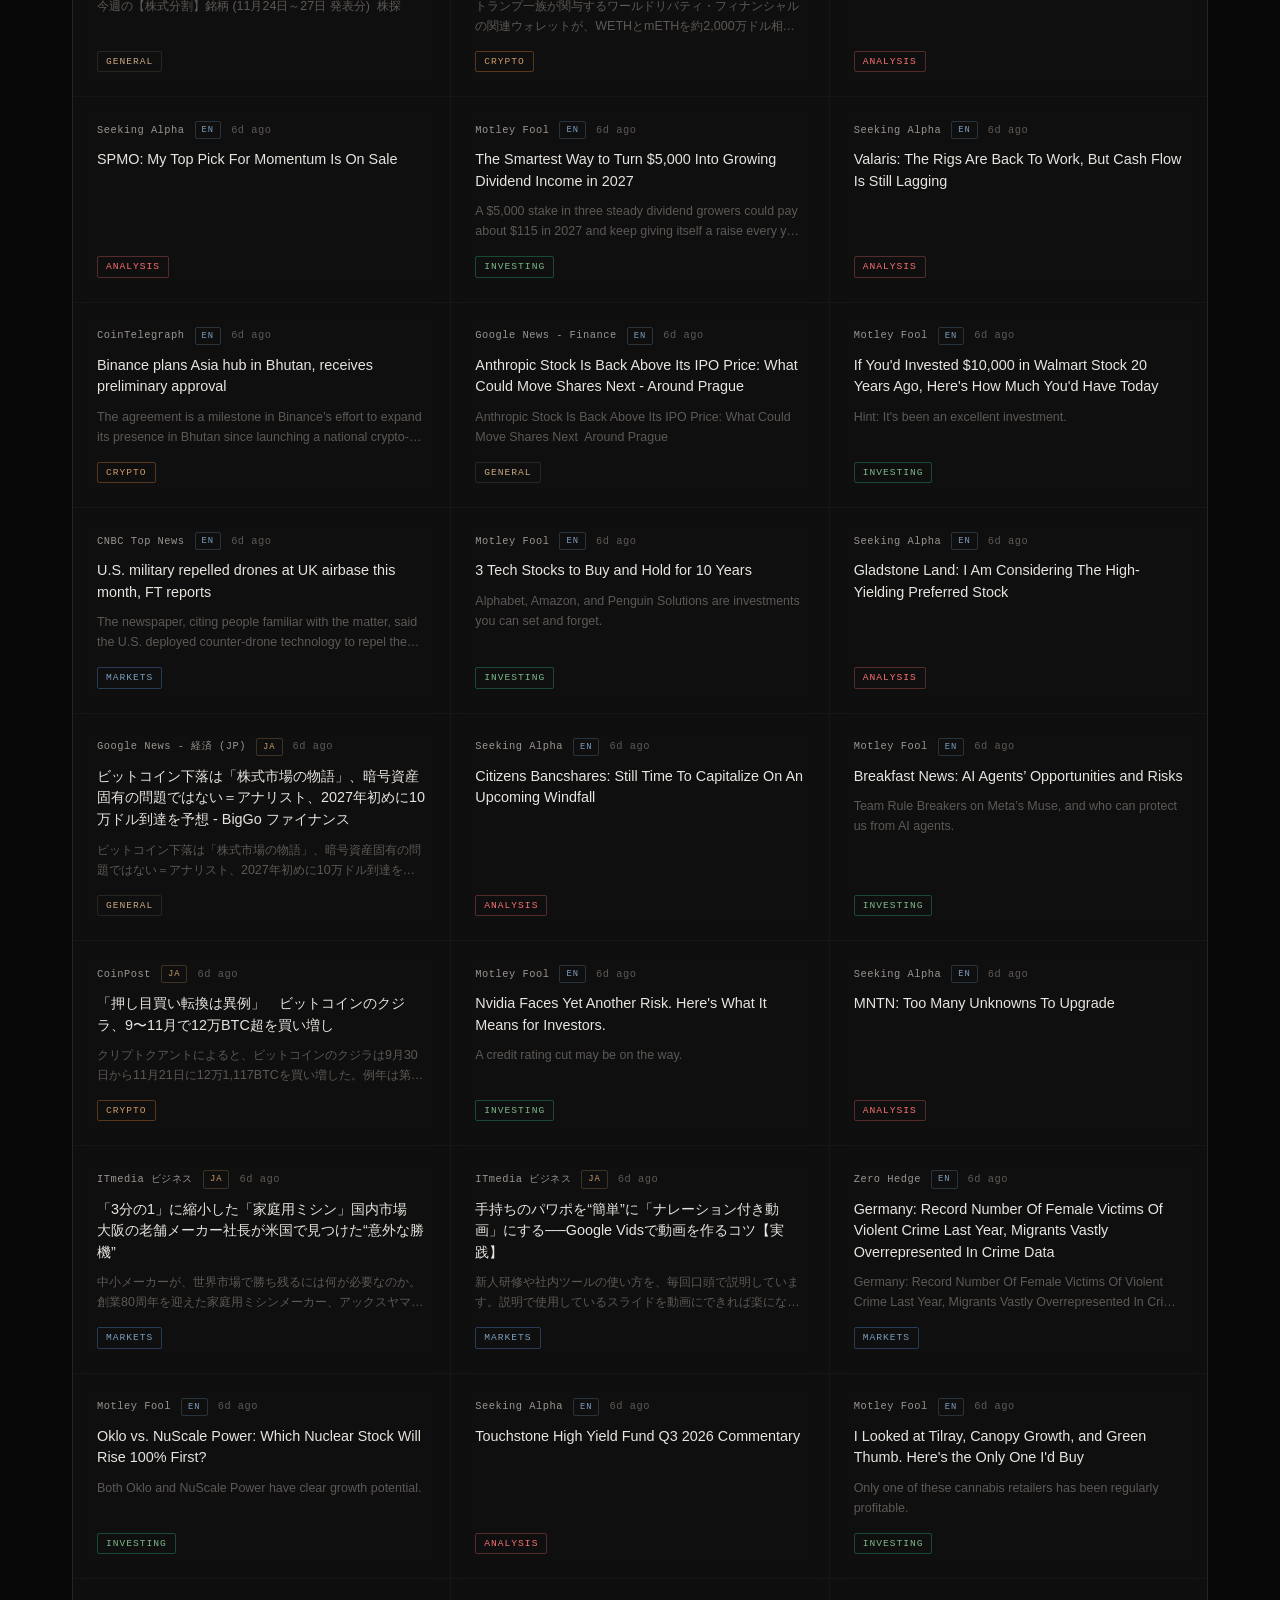
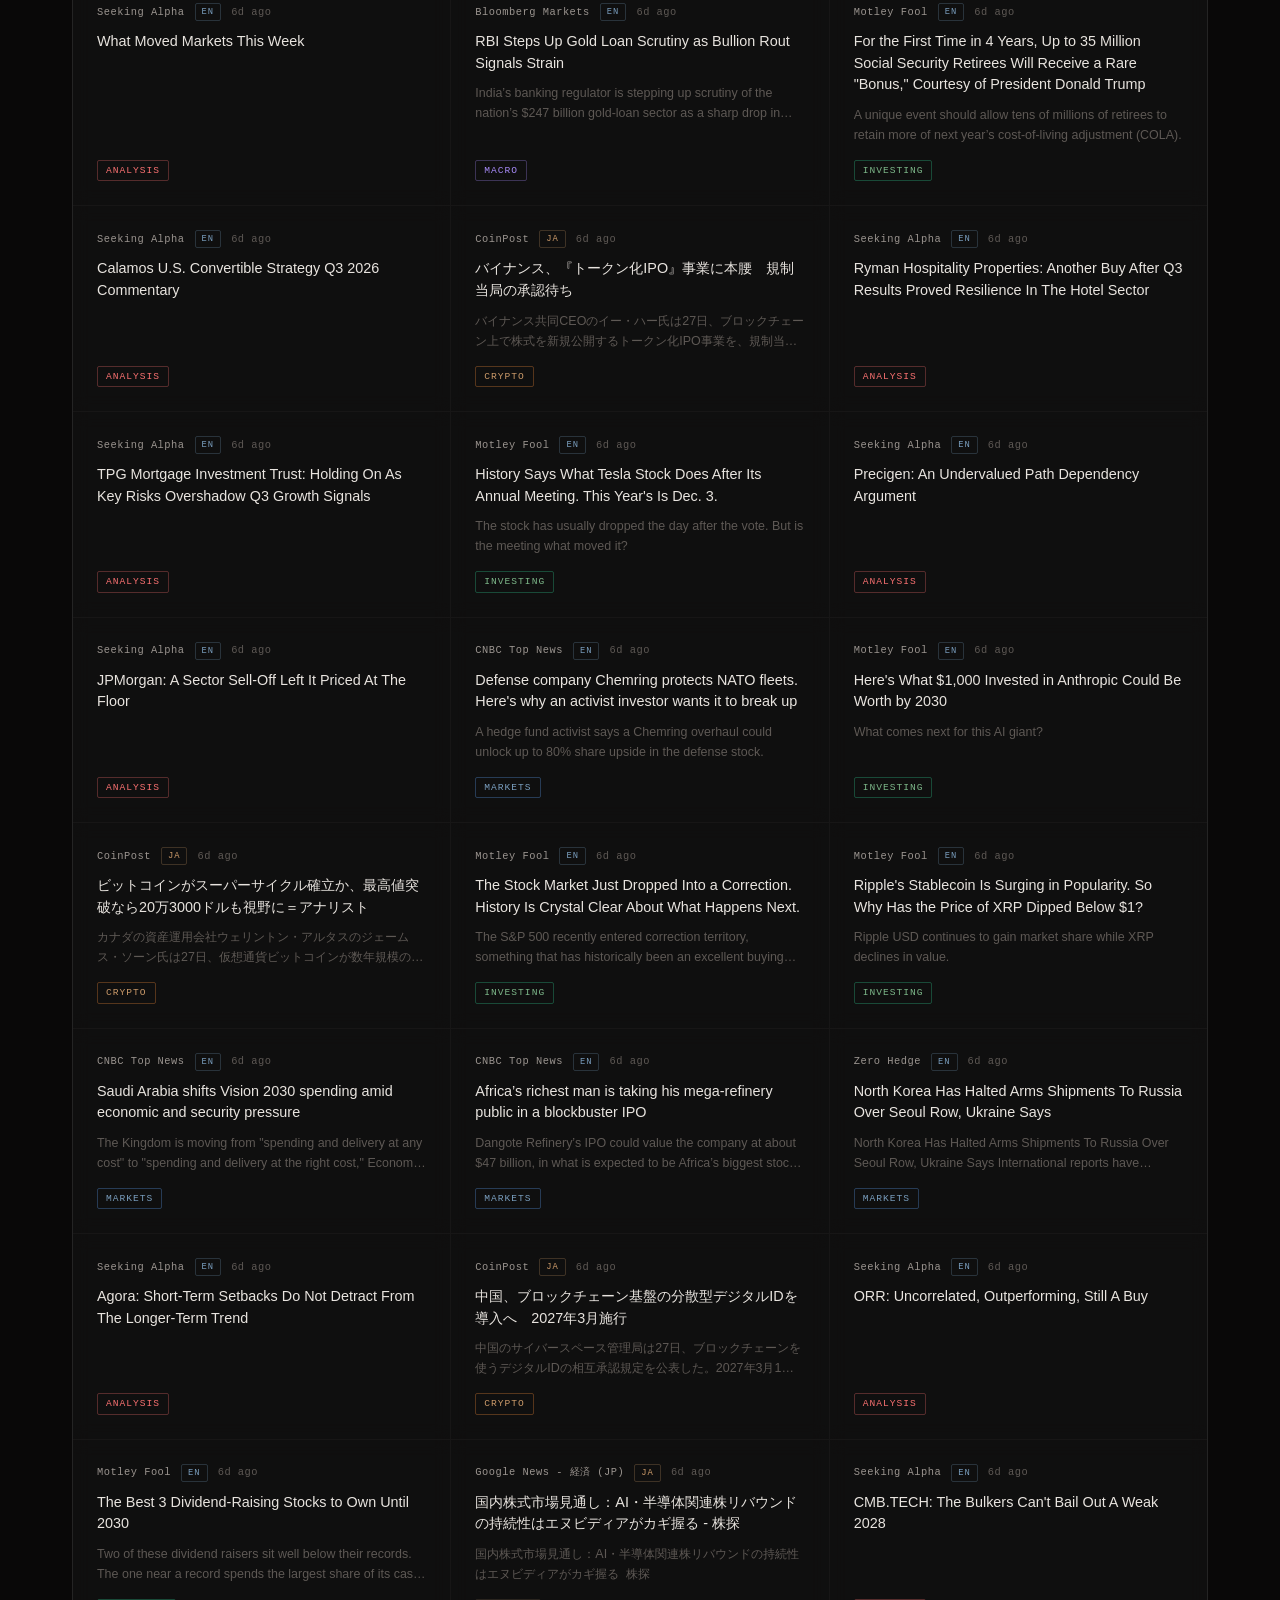
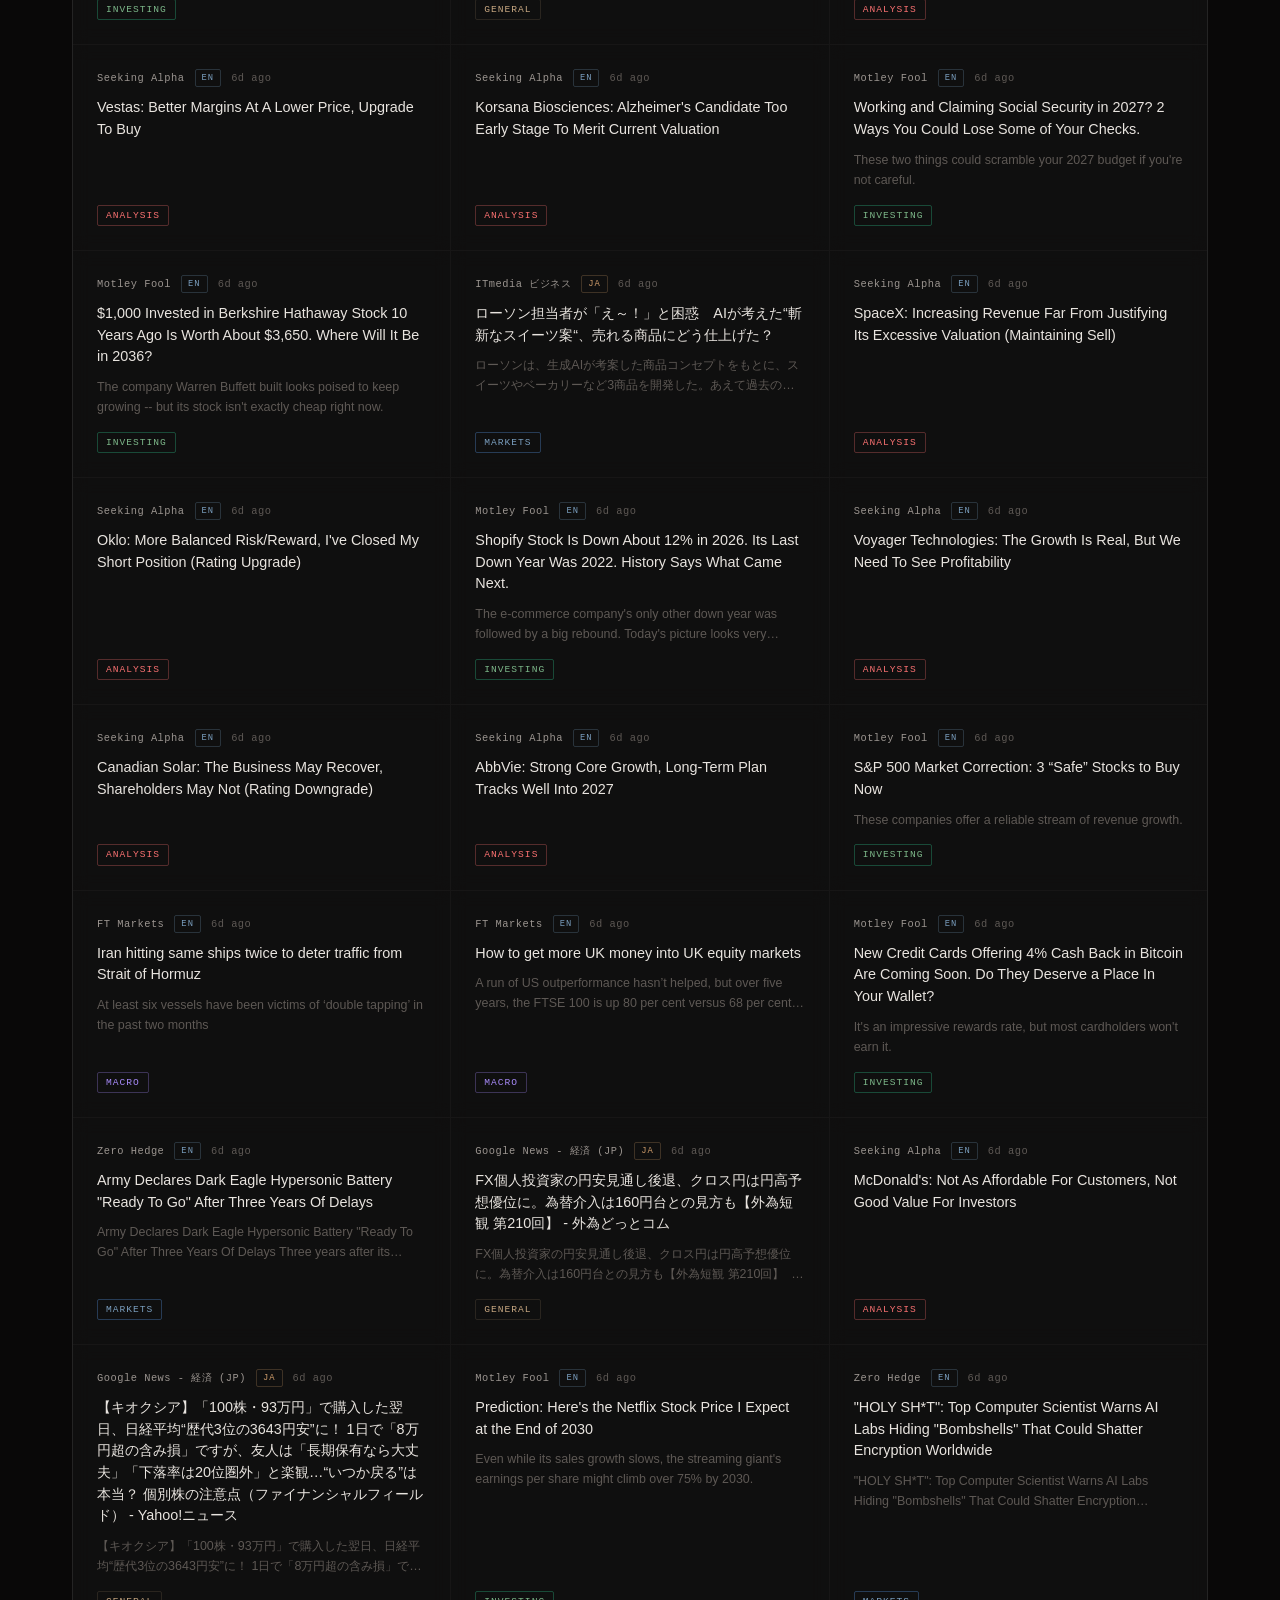
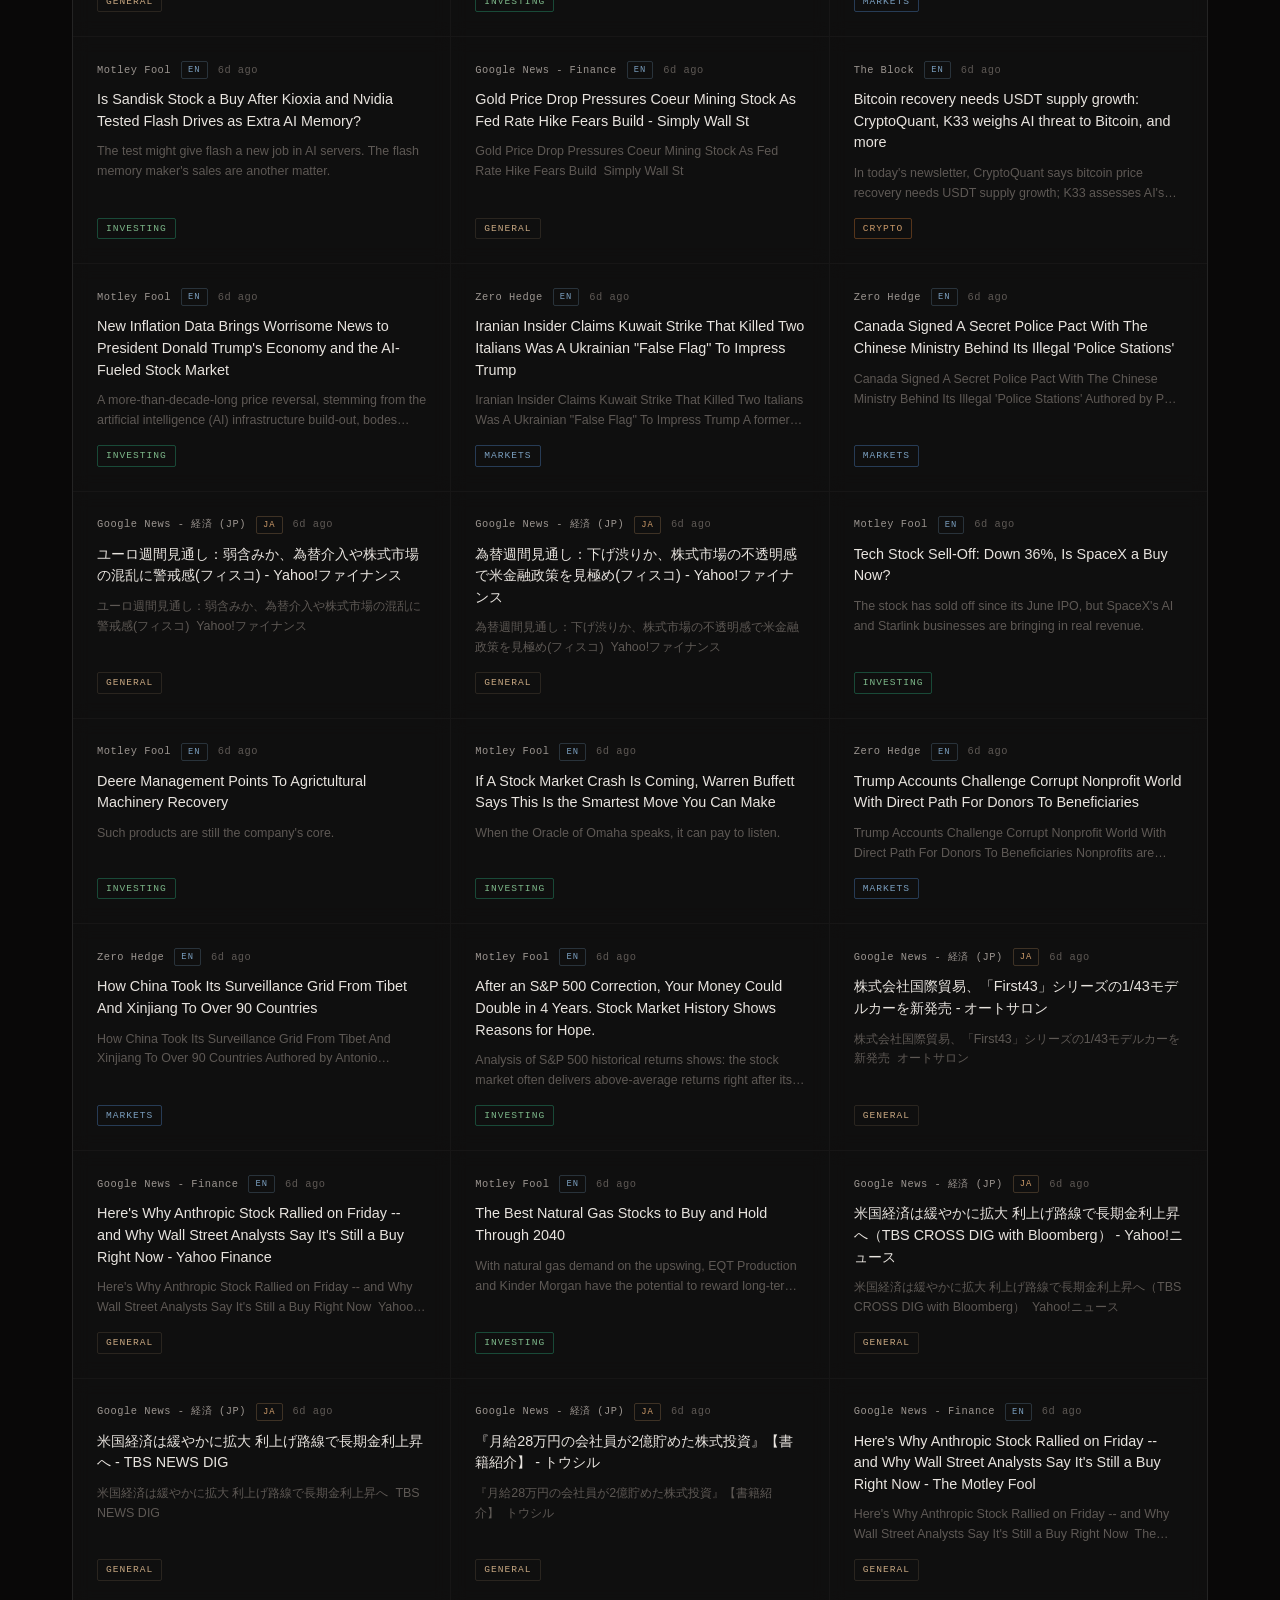
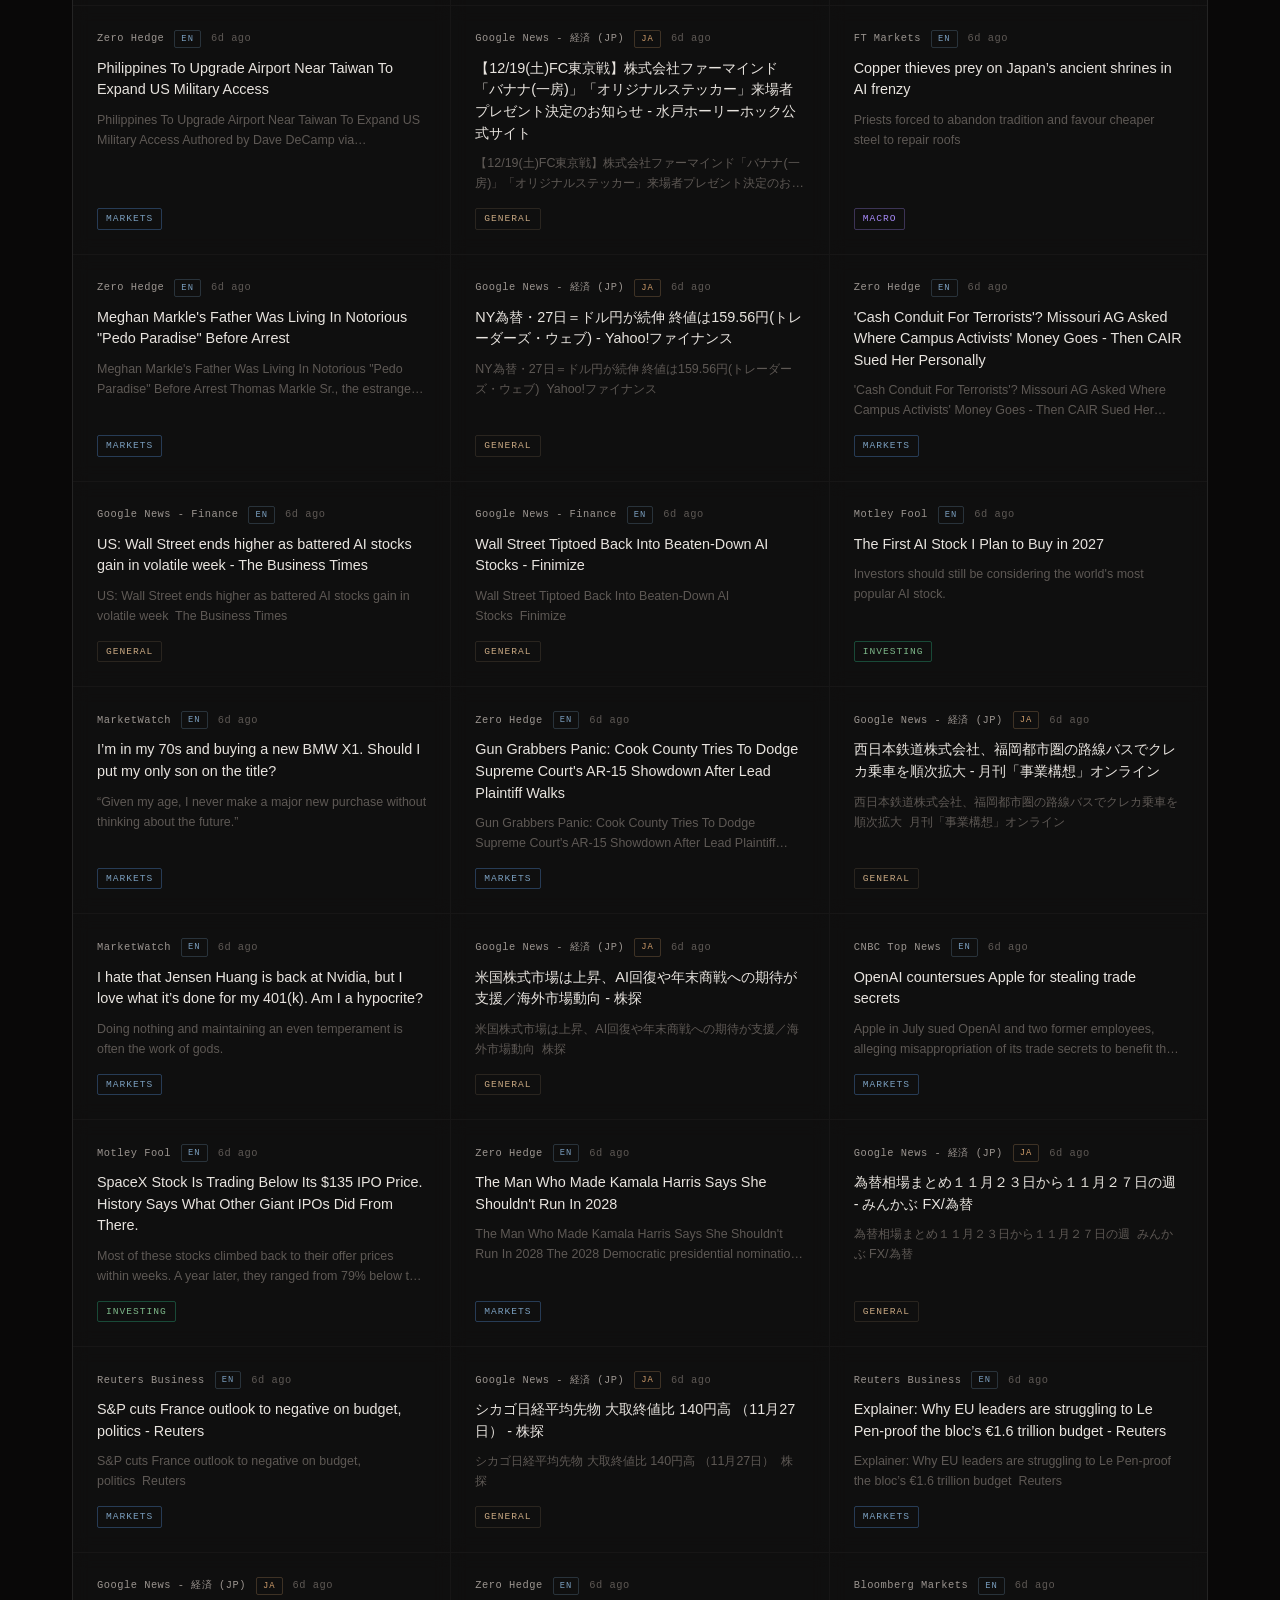
<file: finance/index.html>
<!DOCTYPE html>
<html lang="ja">
<head>
  <meta charset="UTF-8">
  <meta name="viewport" content="width=device-width, initial-scale=1.0">
  <title>Finance Hub — My Hub</title>
  <link rel="stylesheet" href="../css/style.css">
  <style>
    .cat-markets  { border-color: rgba(96, 165, 250, 0.3);  color: var(--blue); }
    .cat-stocks   { border-color: rgba(52, 211, 153, 0.3);  color: var(--green); }
    .cat-macro    { border-color: rgba(167, 139, 250, 0.3); color: #a78bfa; }
    .cat-crypto   { border-color: rgba(251, 146, 60, 0.3);  color: var(--orange); }
    .cat-fintech  { border-color: rgba(200, 168, 130, 0.3); color: var(--accent); }
    .cat-investing{ border-color: rgba(52, 211, 153, 0.3);  color: var(--green); }
    .cat-analysis { border-color: rgba(248, 113, 113, 0.3); color: #f87171; }
    .cat-general  { border-color: var(--accent-dim);         color: var(--accent); }
  </style>
</head>
<body>
  <header class="header">
    <div class="container">
      <div class="header-left">
        <div class="logo"><span>//</span> my hub</div>
        <nav class="breadcrumb">
          <a href="../">home</a>
          <span class="sep">/</span>
          <span>finance hub</span>
        </nav>
      </div>
      <div class="header-right">
        <span class="status-dot"></span>
        <span class="update-time" id="update-time">loading...</span>
      </div>
    </div>
  </header>

  <main class="container">
    <!-- Stock Tickers -->
    <div class="ticker-section">
      <div class="ticker-scroll" id="stock-tickers"></div>
    </div>
    <div class="headlines-section" id="stock-headlines"></div>

    <!-- Stats -->
    <div class="stats-bar">
      <div class="stat-card">
        <div class="stat-label">Articles</div>
        <div class="stat-value" id="stat-total">—</div>
      </div>
      <div class="stat-card">
        <div class="stat-label">English</div>
        <div class="stat-value" id="stat-en">—</div>
      </div>
      <div class="stat-card">
        <div class="stat-label">Japanese</div>
        <div class="stat-value" id="stat-ja">—</div>
      </div>
      <div class="stat-card">
        <div class="stat-label">Sources</div>
        <div class="stat-value" id="stat-sources">—</div>
      </div>
    </div>

    <!-- Controls -->
    <div class="controls">
      <input type="text" class="search-box" id="search-box" placeholder="search articles...">

      <div class="filter-divider"></div>

      <button class="filter-btn active" data-category="all">all</button>
      <button class="filter-btn" data-category="Markets">markets</button>
      <button class="filter-btn" data-category="Stocks">stocks</button>
      <button class="filter-btn" data-category="Macro">macro</button>
      <button class="filter-btn" data-category="Crypto">crypto</button>
      <button class="filter-btn" data-category="Fintech">fintech</button>
      <button class="filter-btn" data-category="Investing">investing</button>
      <button class="filter-btn" data-category="Analysis">analysis</button>

      <div class="filter-divider"></div>

      <button class="filter-btn active" data-lang="all">all lang</button>
      <button class="filter-btn" data-lang="en">en</button>
      <button class="filter-btn" data-lang="ja">ja</button>
    </div>

    <!-- News Grid -->
    <div class="news-grid" id="news-grid">
      <div class="loading" style="grid-column: 1 / -1;">
        <div class="loading-spinner"></div>
        <p>loading finance news...</p>
      </div>
    </div>
  </main>

  <footer class="footer">
    <div class="container">finance hub &mdash; auto-updated 3x daily</div>
  </footer>

  <script src="../js/dust.js"></script>
  <script src="../js/stock-ticker.js"></script>
  <script src="../js/finance-hub.js"></script>
  <script>initStockTicker('finance');</script>
</body>
</html>
</file>
<file: css/style.css>
/* === Base Reset & Variables === */
:root {
  --bg-primary: #111010;
  --bg-secondary: #1a1918;
  --bg-card: rgba(255, 255, 255, 0.02);
  --bg-card-hover: rgba(255, 255, 255, 0.045);
  --text-primary: #e8e4df;
  --text-secondary: #9b9590;
  --text-muted: #5e5955;
  --accent: #c8a882;
  --accent-light: #dfc5a8;
  --accent-dim: rgba(200, 168, 130, 0.15);
  --border: rgba(255, 255, 255, 0.06);
  --border-hover: rgba(200, 168, 130, 0.3);
  --green: #7db88a;
  --orange: #cc9b6a;
  --blue: #7a9fbf;
  --radius: 8px;
  --radius-sm: 6px;
  --transition: 0.3s ease;
  --font-mono: 'SF Mono', 'Fira Code', 'JetBrains Mono', monospace;
  --font-sans: -apple-system, BlinkMacSystemFont, 'Segoe UI', 'Noto Sans JP', sans-serif;
}

* {
  margin: 0;
  padding: 0;
  box-sizing: border-box;
}

body {
  font-family: var(--font-sans);
  background: #090808;
  color: var(--text-primary);
  line-height: 1.6;
  min-height: 100vh;
  overflow-x: hidden;
}

/* === Grain Overlay === */
body::after {
  content: '';
  position: fixed;
  inset: 0;
  z-index: 3;
  pointer-events: none;
  opacity: 0.28;
  mix-blend-mode: overlay;
  background-image: url("data:image/svg+xml,%3Csvg viewBox='0 0 512 512' xmlns='http://www.w3.org/2000/svg'%3E%3Cfilter id='n'%3E%3CfeTurbulence type='fractalNoise' baseFrequency='0.75' numOctaves='4' stitchTiles='stitch'/%3E%3C/filter%3E%3Crect width='100%25' height='100%25' filter='url(%23n)' opacity='0.6'/%3E%3C/svg%3E");
  background-size: 256px 256px;
}

/* Dust particle canvas */
#dust-canvas {
  position: fixed;
  inset: 0;
  z-index: 2;
  pointer-events: none;
}

/* Content above overlays */
.header, main, .footer {
  position: relative;
  z-index: 10;
}

a {
  color: var(--accent);
  text-decoration: none;
  transition: color var(--transition);
}

a:hover {
  color: var(--accent-light);
}

/* === Layout === */
.container {
  max-width: 1200px;
  margin: 0 auto;
  padding: 0 32px;
}

/* === Header === */
.header {
  padding: 24px 0;
  border-bottom: 1px solid var(--border);
  backdrop-filter: blur(20px);
  -webkit-backdrop-filter: blur(20px);
  background: rgba(9, 8, 8, 0.6);
}

.header .container {
  display: flex;
  align-items: center;
  justify-content: space-between;
}

.header-left {
  display: flex;
  align-items: center;
  gap: 20px;
}

.logo {
  font-family: var(--font-mono);
  font-size: 0.9rem;
  font-weight: 400;
  color: var(--text-secondary);
  letter-spacing: 2px;
  text-transform: uppercase;
}

.logo span {
  color: var(--accent);
}

.breadcrumb {
  display: flex;
  align-items: center;
  gap: 8px;
  font-family: var(--font-mono);
  font-size: 0.75rem;
  color: var(--text-muted);
  letter-spacing: 1px;
}

.breadcrumb a {
  color: var(--text-muted);
}

.breadcrumb a:hover {
  color: var(--accent);
}

.breadcrumb .sep {
  color: var(--text-muted);
  opacity: 0.4;
}

.header-right {
  display: flex;
  align-items: center;
  gap: 12px;
}

.update-time {
  font-family: var(--font-mono);
  font-size: 0.7rem;
  color: var(--text-muted);
  letter-spacing: 0.5px;
}

.status-dot {
  width: 6px;
  height: 6px;
  border-radius: 50%;
  background: var(--green);
  display: inline-block;
  margin-right: 4px;
  animation: pulse 3s ease-in-out infinite;
}

@keyframes pulse {
  0%, 100% { opacity: 1; }
  50% { opacity: 0.3; }
}

/* === Hub Home === */
.hero {
  padding: 80px 0 40px;
  text-align: center;
}

.hero-title {
  font-family: var(--font-mono);
  font-size: 0.75rem;
  letter-spacing: 6px;
  text-transform: uppercase;
  color: var(--text-muted);
  margin-bottom: 16px;
}

.hero-tagline {
  font-size: 1.5rem;
  font-weight: 300;
  color: var(--text-secondary);
  letter-spacing: -0.3px;
}

.hub-grid {
  display: grid;
  grid-template-columns: repeat(auto-fill, minmax(280px, 1fr));
  gap: 1px;
  padding: 0 0 80px;
  background: var(--border);
  border: 1px solid var(--border);
  border-radius: var(--radius);
  overflow: hidden;
}

.hub-card {
  background: rgba(9, 8, 8, 0.5);
  backdrop-filter: blur(12px);
  -webkit-backdrop-filter: blur(12px);
  padding: 40px 32px;
  transition: all 0.4s ease;
  cursor: pointer;
  display: block;
  text-decoration: none;
  color: inherit;
}

.hub-card:hover {
  background: rgba(30, 28, 25, 0.6);
  color: inherit;
}

.hub-card:hover .hub-card-title {
  color: var(--accent);
}

.hub-card-icon {
  font-size: 1.5rem;
  margin-bottom: 20px;
  opacity: 0.7;
}

.hub-card-title {
  font-family: var(--font-mono);
  font-size: 0.85rem;
  letter-spacing: 1.5px;
  text-transform: uppercase;
  margin-bottom: 10px;
  transition: color var(--transition);
}

.hub-card p {
  color: var(--text-muted);
  font-size: 0.8rem;
  line-height: 1.7;
}

.hub-card-status {
  margin-top: 20px;
  display: flex;
  align-items: center;
  gap: 10px;
  font-family: var(--font-mono);
  font-size: 0.65rem;
  color: var(--text-muted);
  letter-spacing: 0.5px;
}

.hub-card-coming {
  opacity: 0.35;
  pointer-events: none;
}

.badge {
  display: inline-block;
  padding: 3px 10px;
  border-radius: 2px;
  font-family: var(--font-mono);
  font-size: 0.6rem;
  font-weight: 500;
  text-transform: uppercase;
  letter-spacing: 1px;
}

.badge-active {
  border: 1px solid rgba(125, 184, 138, 0.3);
  color: var(--green);
}

.badge-coming {
  border: 1px solid var(--border);
  color: var(--text-muted);
}

/* === Dashboard Stats === */
.stats-bar {
  display: grid;
  grid-template-columns: repeat(4, 1fr);
  gap: 1px;
  background: var(--border);
  border: 1px solid var(--border);
  border-radius: var(--radius);
  overflow: hidden;
  margin: 32px 0 24px;
}

.stat-card {
  background: rgba(9, 8, 8, 0.5);
  backdrop-filter: blur(8px);
  -webkit-backdrop-filter: blur(8px);
  padding: 20px 24px;
}

.stat-label {
  font-family: var(--font-mono);
  font-size: 0.6rem;
  color: var(--text-muted);
  text-transform: uppercase;
  letter-spacing: 2px;
}

.stat-value {
  font-family: var(--font-mono);
  font-size: 1.75rem;
  font-weight: 300;
  color: var(--accent);
  margin-top: 6px;
}

/* === Filters & Controls === */
.controls {
  display: flex;
  align-items: center;
  gap: 8px;
  padding: 20px 0;
  flex-wrap: wrap;
}

.filter-btn {
  font-family: var(--font-mono);
  background: transparent;
  border: 1px solid var(--border);
  border-radius: 2px;
  padding: 6px 14px;
  font-size: 0.65rem;
  color: var(--text-muted);
  cursor: pointer;
  transition: all var(--transition);
  letter-spacing: 1px;
  text-transform: uppercase;
}

.filter-btn:hover {
  border-color: var(--border-hover);
  color: var(--accent);
}

.filter-btn.active {
  border-color: var(--accent);
  color: var(--accent);
  background: var(--accent-dim);
}

.filter-divider {
  width: 1px;
  height: 20px;
  background: var(--border);
  margin: 0 4px;
}

.search-box {
  font-family: var(--font-mono);
  background: transparent;
  border: 1px solid var(--border);
  border-radius: 2px;
  padding: 7px 16px;
  color: var(--text-primary);
  font-size: 0.75rem;
  outline: none;
  width: 240px;
  transition: border-color var(--transition);
  letter-spacing: 0.5px;
}

.search-box:focus {
  border-color: var(--accent);
}

.search-box::placeholder {
  color: var(--text-muted);
  font-style: italic;
}

/* === News Cards === */
.news-grid {
  display: grid;
  grid-template-columns: repeat(auto-fill, minmax(360px, 1fr));
  gap: 1px;
  background: var(--border);
  border: 1px solid var(--border);
  border-radius: var(--radius);
  overflow: hidden;
  margin-bottom: 60px;
}

.news-card {
  background: rgba(9, 8, 8, 0.5);
  backdrop-filter: blur(8px);
  -webkit-backdrop-filter: blur(8px);
  padding: 24px;
  transition: all 0.4s ease;
  display: flex;
  flex-direction: column;
  gap: 10px;
}

.news-card:hover {
  background: rgba(30, 28, 25, 0.6);
}

.news-card-header {
  display: flex;
  align-items: center;
  gap: 10px;
  font-family: var(--font-mono);
  font-size: 0.65rem;
  color: var(--text-muted);
  letter-spacing: 0.5px;
}

.news-source {
  color: var(--text-secondary);
}

.news-lang {
  font-family: var(--font-mono);
  padding: 1px 6px;
  border-radius: 2px;
  font-size: 0.55rem;
  font-weight: 500;
  text-transform: uppercase;
  letter-spacing: 1px;
}

.lang-en { border: 1px solid rgba(122, 159, 191, 0.25); color: var(--blue); }
.lang-ja { border: 1px solid rgba(204, 155, 106, 0.25); color: var(--orange); }

.news-title {
  font-size: 0.9rem;
  font-weight: 500;
  line-height: 1.5;
}

.news-title a {
  color: var(--text-primary);
  transition: color var(--transition);
}

.news-title a:hover {
  color: var(--accent);
}

.news-desc {
  font-size: 0.78rem;
  color: var(--text-muted);
  line-height: 1.6;
  display: -webkit-box;
  -webkit-line-clamp: 2;
  -webkit-box-orient: vertical;
  overflow: hidden;
}

.news-meta {
  display: flex;
  align-items: center;
  gap: 12px;
  font-family: var(--font-mono);
  font-size: 0.65rem;
  color: var(--text-muted);
  margin-top: auto;
  padding-top: 4px;
}

.news-category {
  padding: 2px 8px;
  border-radius: 2px;
  font-size: 0.6rem;
  letter-spacing: 1px;
  text-transform: uppercase;
  border: 1px solid var(--accent-dim);
  color: var(--accent);
}

.hn-stats {
  font-family: var(--font-mono);
  font-size: 0.65rem;
  color: var(--text-muted);
}

/* === Stock Ticker === */
.ticker-section {
  margin: 24px 0 8px;
}

.ticker-scroll {
  display: grid;
  grid-template-columns: repeat(auto-fill, minmax(160px, 1fr));
  gap: 1px;
  background: var(--border);
  border: 1px solid var(--border);
  border-radius: var(--radius);
  overflow: hidden;
}

.ticker-card {
  background: rgba(9, 8, 8, 0.5);
  backdrop-filter: blur(8px);
  -webkit-backdrop-filter: blur(8px);
  padding: 16px;
  display: flex;
  flex-direction: column;
  gap: 6px;
  transition: background 0.3s ease;
}

.ticker-card:hover {
  background: rgba(30, 28, 25, 0.6);
}

.ticker-top {
  display: flex;
  align-items: baseline;
  gap: 8px;
}

.ticker-symbol {
  font-family: var(--font-mono);
  font-size: 0.8rem;
  font-weight: 600;
  color: var(--text-primary);
  letter-spacing: 0.5px;
}

.ticker-name {
  font-family: var(--font-mono);
  font-size: 0.6rem;
  color: var(--text-muted);
  letter-spacing: 0.5px;
  white-space: nowrap;
  overflow: hidden;
  text-overflow: ellipsis;
}

.ticker-chart {
  height: 40px;
  position: relative;
}

.sparkline-canvas {
  width: 100%;
  height: 100%;
  display: block;
}

.ticker-bottom {
  display: flex;
  align-items: baseline;
  justify-content: space-between;
  gap: 8px;
}

.ticker-price {
  font-family: var(--font-mono);
  font-size: 0.9rem;
  font-weight: 500;
  color: var(--text-primary);
}

.ticker-change {
  font-family: var(--font-mono);
  font-size: 0.65rem;
  display: flex;
  align-items: center;
  gap: 3px;
  letter-spacing: 0.5px;
}

.ticker-up { color: var(--green); }
.ticker-down { color: #f87171; }

/* === Stock Headlines === */
.headlines-section {
  margin-bottom: 8px;
}

.headlines-title {
  font-family: var(--font-mono);
  font-size: 0.6rem;
  color: var(--text-muted);
  text-transform: uppercase;
  letter-spacing: 2px;
  padding: 12px 0 8px;
}

.headlines-list {
  display: grid;
  grid-template-columns: repeat(auto-fill, minmax(360px, 1fr));
  gap: 1px;
  background: var(--border);
  border: 1px solid var(--border);
  border-radius: var(--radius);
  overflow: hidden;
}

.headline-item {
  display: flex;
  align-items: center;
  gap: 12px;
  padding: 10px 16px;
  background: rgba(9, 8, 8, 0.5);
  backdrop-filter: blur(8px);
  -webkit-backdrop-filter: blur(8px);
  color: var(--text-primary);
  transition: background 0.3s ease;
  text-decoration: none;
}

.headline-item:hover {
  background: rgba(30, 28, 25, 0.6);
  color: var(--text-primary);
}

.headline-source {
  font-family: var(--font-mono);
  font-size: 0.55rem;
  color: var(--text-muted);
  letter-spacing: 0.5px;
  white-space: nowrap;
  min-width: 80px;
}

.headline-text {
  font-size: 0.78rem;
  line-height: 1.4;
  white-space: nowrap;
  overflow: hidden;
  text-overflow: ellipsis;
}

@media (max-width: 768px) {
  .ticker-scroll { grid-template-columns: repeat(2, 1fr); }
  .headlines-list { grid-template-columns: 1fr; }
}

/* === Empty / Loading State === */
.loading {
  text-align: center;
  padding: 80px 0;
  color: var(--text-muted);
  font-family: var(--font-mono);
  font-size: 0.8rem;
  letter-spacing: 1px;
}

.loading-spinner {
  width: 24px;
  height: 24px;
  border: 1px solid var(--border);
  border-top-color: var(--accent);
  border-radius: 50%;
  animation: spin 1.2s linear infinite;
  margin: 0 auto 20px;
}

@keyframes spin {
  to { transform: rotate(360deg); }
}

.empty-state {
  text-align: center;
  padding: 80px 0;
  color: var(--text-muted);
  font-family: var(--font-mono);
  font-size: 0.8rem;
}

/* === Footer === */
.footer {
  border-top: 1px solid var(--border);
  padding: 24px 0;
  text-align: center;
  backdrop-filter: blur(12px);
  -webkit-backdrop-filter: blur(12px);
  font-family: var(--font-mono);
  font-size: 0.6rem;
  color: var(--text-muted);
  letter-spacing: 2px;
  text-transform: uppercase;
}

/* === Responsive === */
@media (max-width: 768px) {
  .container { padding: 0 20px; }
  .hub-grid { grid-template-columns: 1fr; }
  .news-grid { grid-template-columns: 1fr; }
  .controls { flex-direction: column; align-items: stretch; }
  .search-box { width: 100%; }
  .header .container { flex-direction: column; gap: 12px; }
  .stats-bar { grid-template-columns: repeat(2, 1fr); }
  .hero { padding: 48px 0 24px; }
  .hero-tagline { font-size: 1.2rem; }
}
</file>
